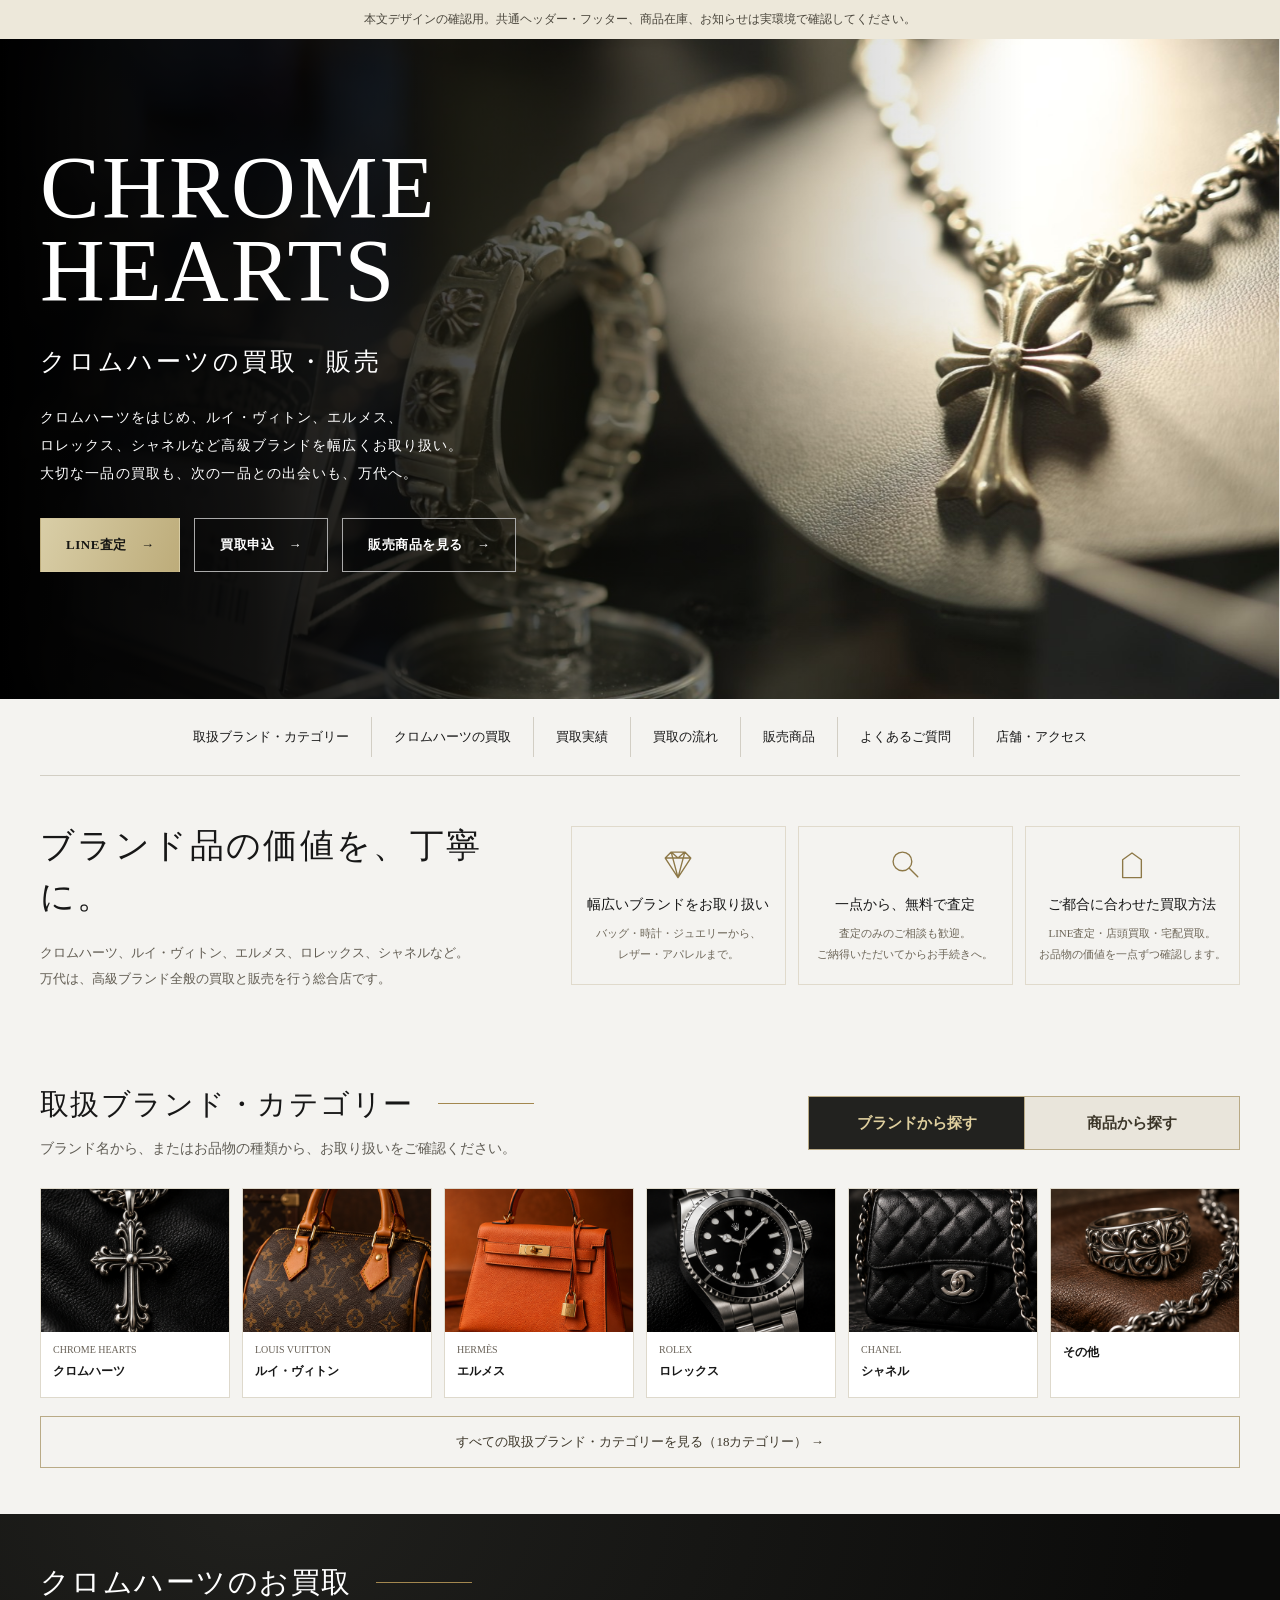
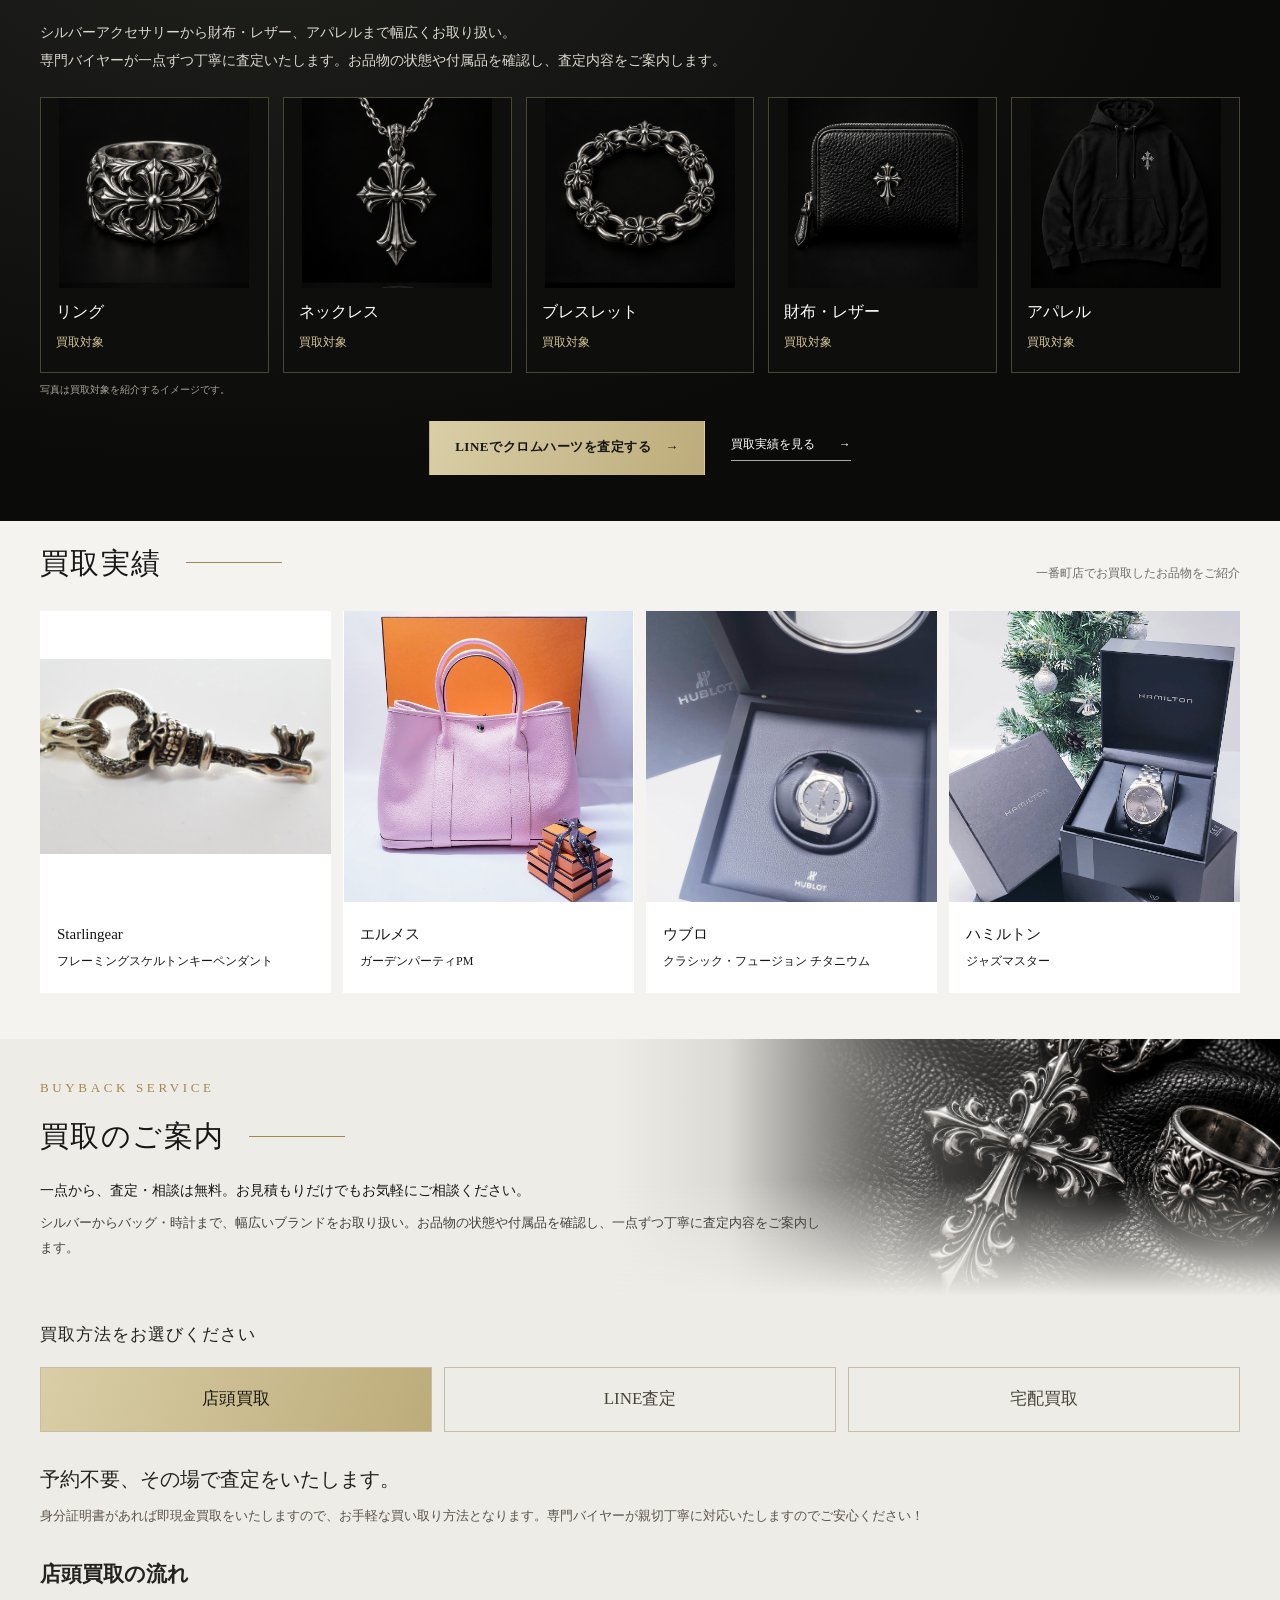
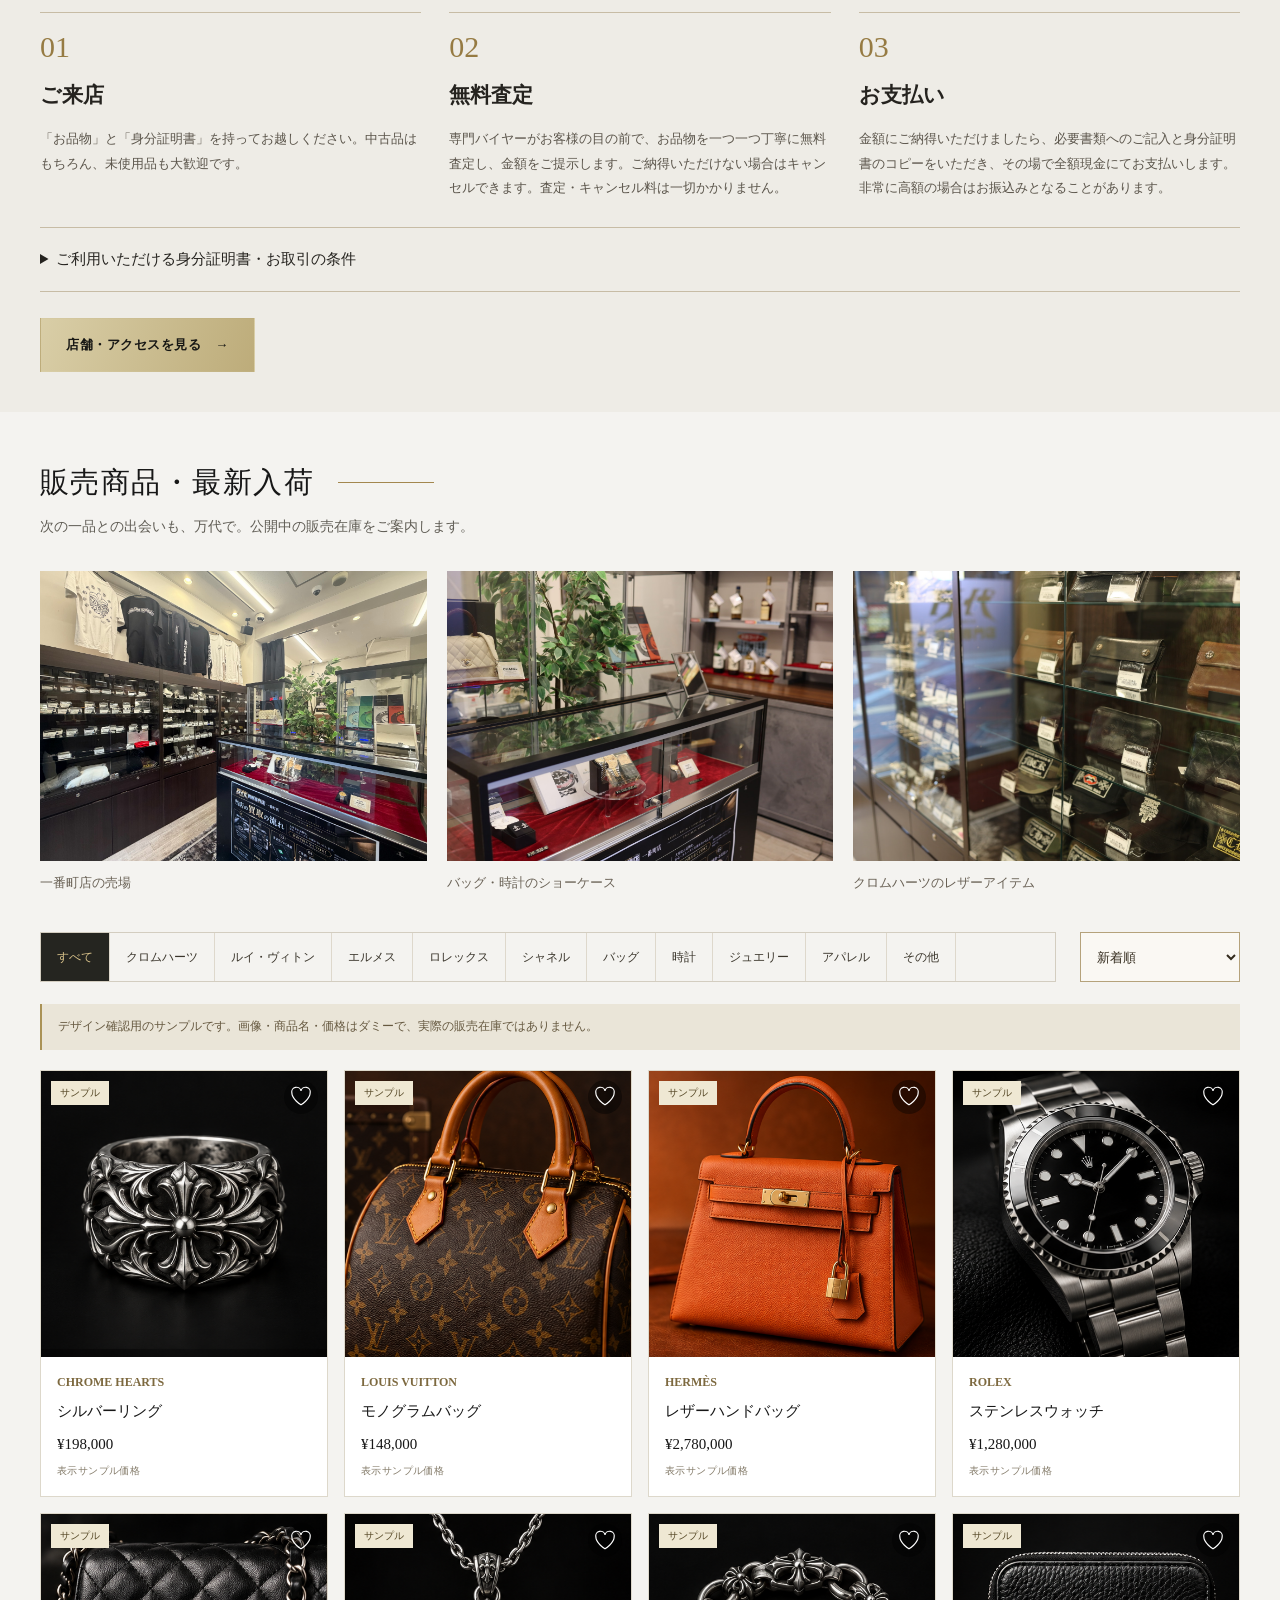
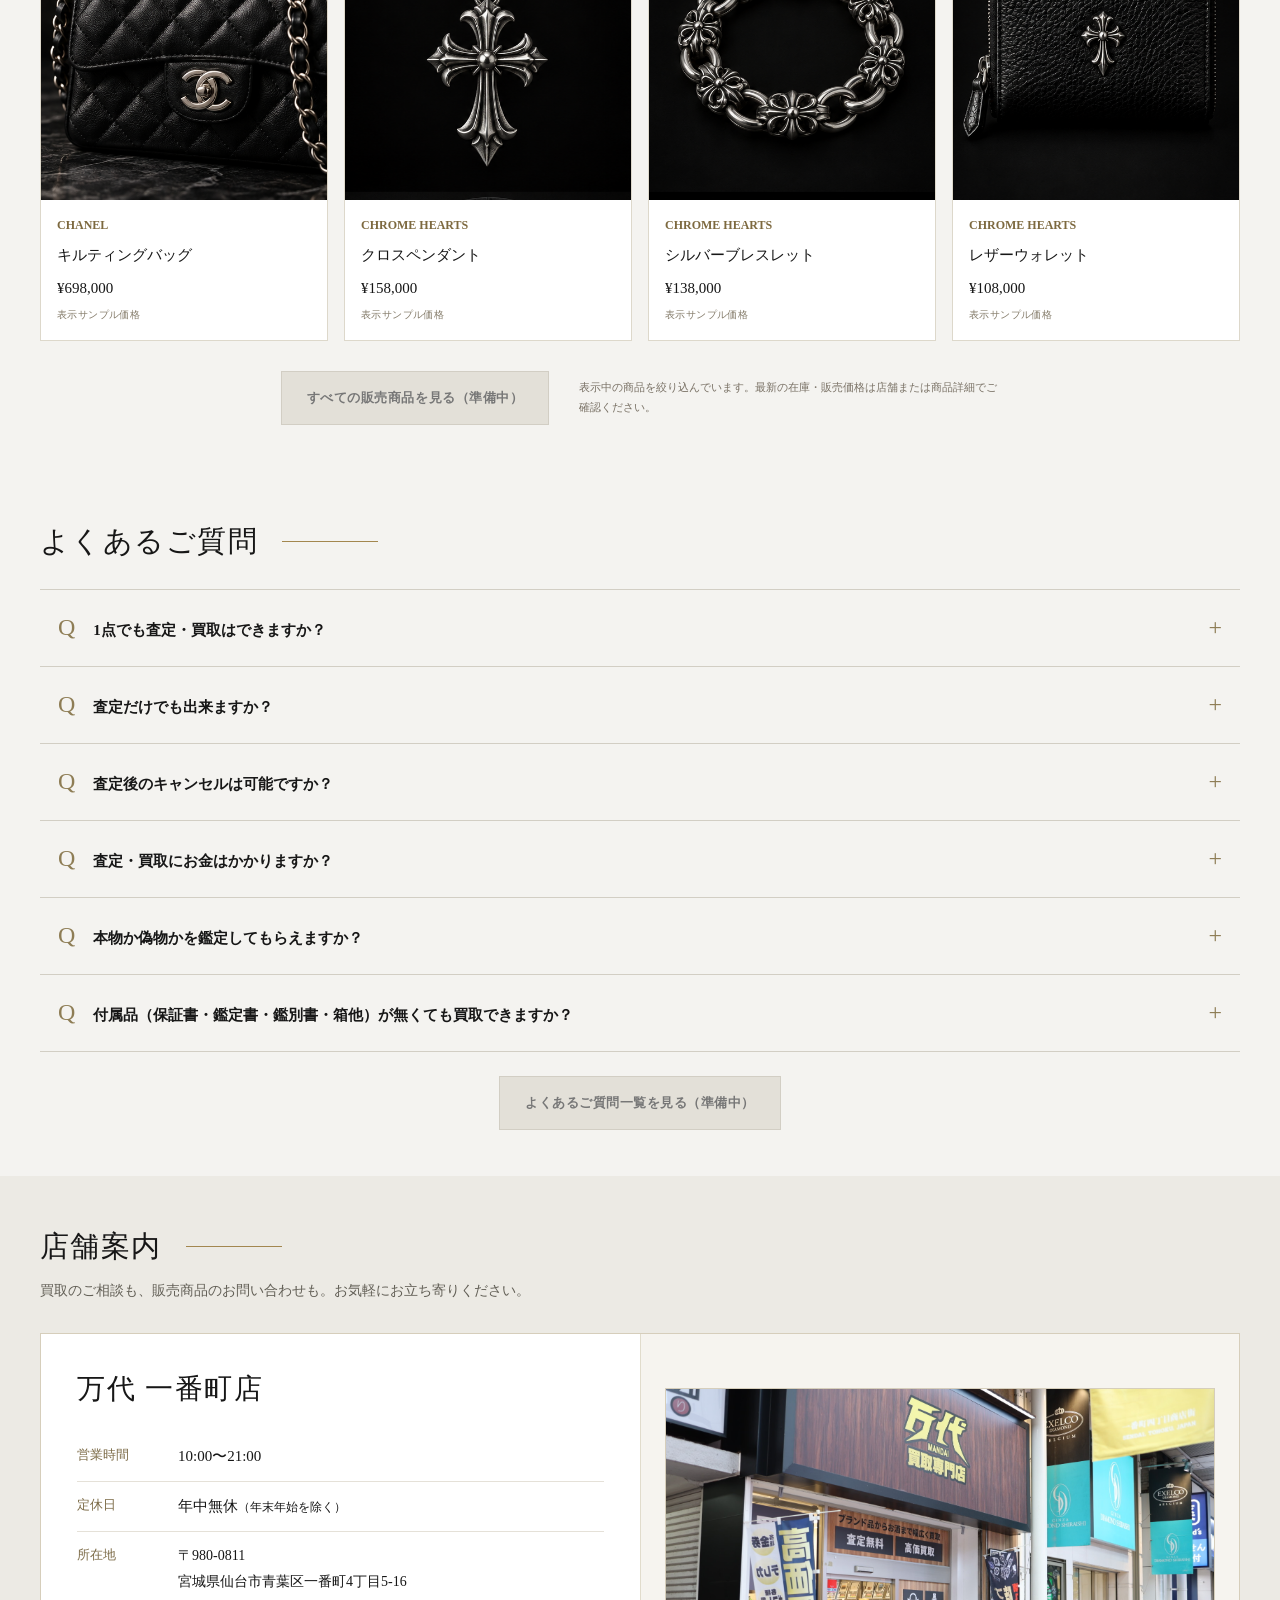
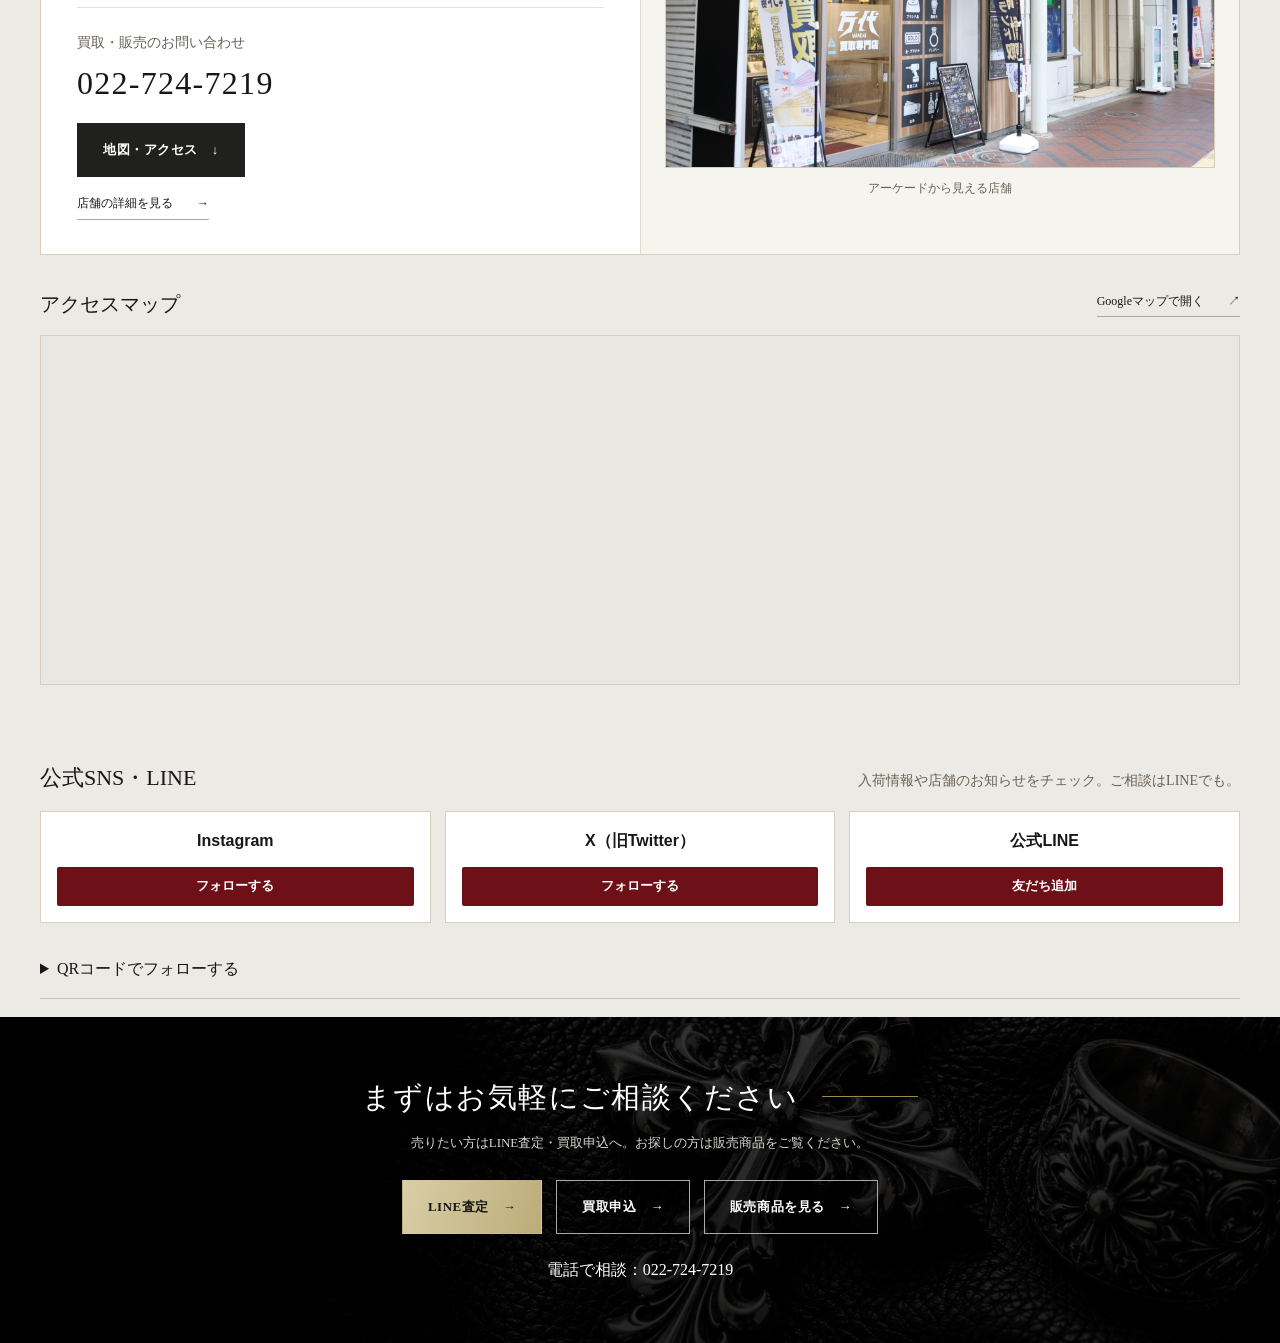
<file: index.html>
<!doctype html><html lang="ja"><head><meta charset="UTF-8"><meta name="viewport" content="width=device-width,initial-scale=1"><title>万代 ブランド買取・販売 本文プレビュー</title><link rel="stylesheet" href="lp_ichibancho_assets/css/chrome-hearts.css"><style>body{margin:0}.preview-notice{margin:0;padding:10px 18px;background:#ede8da;color:#4a463c;font:12px/1.6 sans-serif;text-align:center}</style></head><body><p class="preview-notice">本文デザインの確認用。共通ヘッダー・フッター、商品在庫、お知らせは実環境で確認してください。</p><script>document.body.setAttribute('data-loader', 'load');</script>
<main id="main_contents" class="ch-page" data-fixed-cta="on" data-cta-exclude="[]">
    <section class="ch-hero" aria-labelledby="ch-title">
        <img class="ch-hero-image" src="lp_ichibancho_assets/images/ichibanchotop.png" alt="一番町店に展示されたクロムハーツのブレスレットとクロスペンダント" width="1620" height="1080" fetchpriority="high" loading="eager">
        <div class="ch-container ch-hero-inner">
            <h1 id="ch-title">CHROME<br>HEARTS</h1>
            <p class="ch-hero-lead">クロムハーツの買取・販売</p>
            <p class="ch-hero-copy">クロムハーツをはじめ、ルイ・ヴィトン、エルメス、<br>ロレックス、シャネルなど高級ブランドを幅広くお取り扱い。<br>大切な一品の買取も、次の一品との出会いも、万代へ。</p>
            <div class="ch-actions"><a class="ch-button ch-button-gold" href="https://page.line.me/003rhvgq">LINE査定<span aria-hidden="true">→</span></a><a class="ch-button ch-button-outline" href="#ch-request">買取申込<span aria-hidden="true">→</span></a><a class="ch-button ch-button-outline" href="#ch-pickup">販売商品を見る<span aria-hidden="true">→</span></a></div>
        </div>
    </section>

<nav class="ch-page-nav ch-container" aria-label="ページ内メニュー"><a href="#ch-category">取扱ブランド・カテゴリー</a><a href="#ch-chrome">クロムハーツの買取</a><a href="#ch-results">買取実績</a><a href="#ch-flow">買取の流れ</a><a href="#ch-pickup">販売商品</a><a href="#ch-faq">よくあるご質問</a><a href="#ch-store">店舗・アクセス</a></nav>
    <section class="ch-section ch-container ch-buy-intro" id="ch-sell" aria-labelledby="ch-intro-title"><div class="ch-intro-copy"><h2 id="ch-intro-title">ブランド品の価値を、丁寧に。</h2><p>クロムハーツ、ルイ・ヴィトン、エルメス、ロレックス、シャネルなど。<br>万代は、高級ブランド全般の買取と販売を行う総合店です。</p></div><div class="ch-intro-points"><article><svg viewBox="0 0 40 40" aria-hidden="true"><path d="M5 13l7-7h16l7 7-15 23zM5 13h30M12 6l8 30L28 6M12 6l8 7 8-7"/></svg><h3>幅広いブランドをお取り扱い</h3><p>バッグ・時計・ジュエリーから、<br>レザー・アパレルまで。</p></article><article><svg viewBox="0 0 40 40" aria-hidden="true"><circle cx="17" cy="17" r="11"/><path d="M25 25l10 10"/></svg><h3>一点から、無料で査定</h3><p>査定のみのご相談も歓迎。<br>ご納得いただいてからお手続きへ。</p></article><article><svg viewBox="0 0 40 40" aria-hidden="true"><path d="M9 15L20 7l11 8v21H9z"/></svg><h3>ご都合に合わせた買取方法</h3><p>LINE査定・店頭買取・宅配買取。<br>お品物の価値を一点ずつ確認します。</p></article></div></section>

    <section class="ch-section ch-container ch-explore" id="ch-category" aria-labelledby="ch-category-title">
        <div class="ch-section-heading"><div><h2 id="ch-category-title" class="ch-unified-heading"><span class="ch-heading-text">取扱ブランド・カテゴリー</span></h2><p class="ch-section-intro">ブランド名から、またはお品物の種類から、お取り扱いをご確認ください。</p></div></div>
        <div class="ch-discovery" data-discovery>
            <div class="ch-discovery-tabs" role="tablist" aria-label="取扱ブランド・商品の切替" hidden><button id="ch-discovery-brand-tab" role="tab" type="button" aria-controls="ch-discovery-brands" aria-selected="true">ブランドから探す</button><button id="ch-discovery-product-tab" role="tab" type="button" aria-controls="ch-discovery-products" aria-selected="false" tabindex="-1">商品から探す</button></div>
            <div class="ch-discovery-panels">
                <div id="ch-discovery-brands" class="ch-discovery-panel"><h3 class="ch-discovery-fallback-title">ブランドから探す</h3><div class="ch-explore-grid"><div class="ch-explore-card ch-discovery-brand"><div class="ch-brand-photo" role="img" aria-label="クロムハーツの取扱イメージ"><span class="ch-brand-photo-image" style="background-position:0% 0%;"></span></div><div class="ch-explore-info"><small>CHROME HEARTS</small><span>クロムハーツ</span></div></div><div class="ch-explore-card ch-discovery-brand"><div class="ch-brand-photo" role="img" aria-label="ルイ・ヴィトンの取扱イメージ"><span class="ch-brand-photo-image" style="background-position:50% 0%;"></span></div><div class="ch-explore-info"><small>LOUIS VUITTON</small><span>ルイ・ヴィトン</span></div></div><div class="ch-explore-card ch-discovery-brand"><div class="ch-brand-photo" role="img" aria-label="エルメスの取扱イメージ"><span class="ch-brand-photo-image" style="background-position:100% 0%;"></span></div><div class="ch-explore-info"><small>HERMÈS</small><span>エルメス</span></div></div><div class="ch-explore-card ch-discovery-brand"><div class="ch-brand-photo" role="img" aria-label="ロレックスの取扱イメージ"><span class="ch-brand-photo-image" style="background-position:0% 100%;"></span></div><div class="ch-explore-info"><small>ROLEX</small><span>ロレックス</span></div></div><div class="ch-explore-card ch-discovery-brand"><div class="ch-brand-photo" role="img" aria-label="シャネルの取扱イメージ"><span class="ch-brand-photo-image" style="background-position:50% 100%;"></span></div><div class="ch-explore-info"><small>CHANEL</small><span>シャネル</span></div></div><div class="ch-explore-card ch-discovery-brand"><div class="ch-brand-photo" role="img" aria-label="その他の取扱イメージ"><span class="ch-brand-photo-image" style="background-position:100% 100%;"></span></div><div class="ch-explore-info"><span>その他</span></div></div></div></div>
                <div id="ch-discovery-products" class="ch-discovery-panel" hidden><h3 class="ch-discovery-fallback-title">商品から探す</h3><div class="ch-explore-grid"><article class="ch-explore-card ch-category-card" tabindex="0" aria-label="ブランド（バッグ）の取扱商材"><div class="ch-explore-image"><img src="lp_ichibancho_assets/images/uploads/2020/07/cat-brand-bag.png" alt="ブランド（バッグ）" width="500" height="380" loading="lazy"></div><details class="ch-category-brands"><summary class="ch-explore-info"><span>ブランド（バッグ）</span><span class="ch-map-sr">取扱ブランド・商材を表示</span></summary><div class="ch-category-brand-panel"><ul><li>LOUIS VUITTON</li><li>HERMES</li><li>CHANEL</li><li>DIOR</li><li>GUCCI</li><li>PRADA</li><li>CHROME HEARTS</li><li>BALENCIAGA</li><li>FENDI</li><li>SAINT LAURENT</li><li>ANTEPRIMA</li><li>Anya Hindmarch</li><li>ARMANI</li><li>BALLY</li><li>BOTTEGA VENETA</li><li>BURBERRY</li><li>BVLGARI</li><li>Cartier</li><li>Celine</li><li>Chloe</li><li>Christian Louboutin</li><li>COACH</li><li>COLE HAAN</li><li>DOLCE&amp;GABBANA</li><li>Dunhill</li><li>EMILIO PUCCI</li><li>FURLA</li><li>GIVENCHY</li><li>GOYARD</li><li>HUNTING WORLD</li><li>JIMMY CHOO</li><li>J&amp;M Davidson</li><li>kate spade</li><li>LOEWE</li><li>LONGCHAMP</li><li>Marc by Marc Jacobs（M.BYマークジェイコブス）</li><li>MARC JACOBS</li><li>MCM</li><li>Michael Kore</li><li>MIU MIU</li><li>orobianco</li><li>RIMOWA</li><li>Salvatore Ferragamo（サルヴァトーレ フェラガモ）</li><li>See By Chloe（シーバイクロエ）</li><li>Stella McCartney</li><li>Tiffany</li><li>TOD&#039;S</li><li>TOY BURCH</li><li>TUMI</li><li>VALENTINO</li><li>Vivienne Westwood</li></ul><p>掲載以外のお品物もお気軽にご相談ください。</p></div></details></article><article class="ch-explore-card ch-category-card" tabindex="0" aria-label="ブランド（財布小物）の取扱商材"><div class="ch-explore-image"><img src="lp_ichibancho_assets/images/uploads/2020/07/cat-brand-sacc.png" alt="ブランド（財布小物）" width="500" height="380" loading="lazy"></div><details class="ch-category-brands"><summary class="ch-explore-info"><span>ブランド（財布小物）</span><span class="ch-map-sr">取扱ブランド・商材を表示</span></summary><div class="ch-category-brand-panel"><ul><li>LOUIS VUITTON</li><li>HERMES</li><li>CHANEL</li><li>DIOR</li><li>GUCCI</li><li>PRADA</li><li>CHROME HEARTS</li><li>BALENCIAGA</li><li>FENDI</li><li>SAINT LAURENT</li><li>ANTEPRIMA</li><li>Anya Hindmarch</li><li>ARMANI</li><li>BALLY</li><li>BOTTEGA VENETA</li><li>BURBERRY</li><li>BVLGARI</li><li>Cartier</li><li>Celine</li><li>Chloe</li><li>Christian Louboutin</li><li>COACH</li><li>COLE HAAN</li><li>DOLCE&amp;GABBANA</li><li>Dunhill</li><li>EMILIO PUCCI</li><li>FURLA</li><li>GIVENCHY</li><li>GOYARD</li><li>HUNTING WORLD</li><li>JIMMY CHOO</li><li>J&amp;M Davidson</li><li>kate spade</li><li>LOEWE</li><li>LONGCHAMP</li><li>Marc by Marc Jacobs（M.BYマークジェイコブス）</li><li>MARC JACOBS</li><li>MCM</li><li>Michael Kore</li><li>MIU MIU</li><li>orobianco</li><li>RIMOWA</li><li>Salvatore Ferragamo（サルヴァトーレ フェラガモ）</li><li>See By Chloe（シーバイクロエ）</li><li>Stella McCartney</li><li>Tiffany</li><li>TOD&#039;S</li><li>TOY BURCH</li><li>TUMI</li><li>VALENTINO</li><li>Vivienne Westwood</li></ul><p>掲載以外のお品物もお気軽にご相談ください。</p></div></details></article><article class="ch-explore-card ch-category-card" tabindex="0" aria-label="ブランド（衣料）の取扱商材"><div class="ch-explore-image"><img src="lp_ichibancho_assets/images/uploads/2020/07/cat-brand-appales.png" alt="ブランド（衣料）" width="500" height="380" loading="lazy"></div><details class="ch-category-brands"><summary class="ch-explore-info"><span>ブランド（衣料）</span><span class="ch-map-sr">取扱ブランド・商材を表示</span></summary><div class="ch-category-brand-panel"><ul><li>LOUIS VUITTON</li><li>MONCLER</li><li>BALENCIAGA</li><li>Supreme</li><li>GUCCI</li><li>SAINT LAURENT</li><li>THE NORTH FACE</li><li>ANTEPRIMA</li><li>ARMANI</li><li>BALLY</li><li>BOTTEGA VENETA</li><li>Bueberry</li><li>CANADAGOOSE</li><li>CAZAL</li><li>Celine</li><li>CHANEL</li><li>Chloe</li><li>Christian Louboutin</li><li>COACH</li><li>COLE HAAN</li><li>Columbia</li><li>DIOR</li><li>DIOR HOMME</li><li>DOLCE&amp;GABBANA</li><li>DSQUARED2</li><li>Dunhill</li><li>DUVETICA</li><li>EMILIO PUCCI</li><li>FENDI</li><li>GIVENCHY</li><li>HERMES</li><li>HERNO</li><li>kate spade</li><li>LOEWE</li><li>MARC JACOBS</li><li>Marc by Marc Jacobs（M.BYマークジェイコブス）</li><li>Michael Kore</li><li>MIU MIU</li><li>PATAGONIA</li><li>PRADA</li><li>RED WING</li><li>Salvatore Ferragamo（サルヴァトーレ フェラガモ）</li><li>See By Chloe（シーバイクロエ）</li><li>TATRAS</li><li>TOY BURCH</li><li>VALENTINO</li><li>Vivienne Westwood</li></ul><p>掲載以外のお品物もお気軽にご相談ください。</p></div></details></article><article class="ch-explore-card ch-category-card" tabindex="0" aria-label="ブランド（腕時計）の取扱商材"><div class="ch-explore-image"><img src="lp_ichibancho_assets/images/uploads/2020/07/cat-brand-watch.png" alt="ブランド（腕時計）" width="500" height="380" loading="lazy"></div><details class="ch-category-brands"><summary class="ch-explore-info"><span>ブランド（腕時計）</span><span class="ch-map-sr">取扱ブランド・商材を表示</span></summary><div class="ch-category-brand-panel"><ul><li>ROLEX</li><li>A.LANGE&amp;SOHNE</li><li>AUDEMARS PIGUET</li><li>Bell&amp;Ross</li><li>BOUCHERON</li><li>Blancpain</li><li>Breguet</li><li>BREITLING</li><li>BVLGARI</li><li>CASIO</li><li>Cartier</li><li>CHANEL</li><li>CHAUMET</li><li>Chopard</li><li>CITIZEN</li><li>COACH</li><li>CORUM</li><li>Credor</li><li>FRANCK MULLER</li><li>GaGa MILANO</li><li>GRAHAM</li><li>GRAND SEIKO</li><li>GUCCI</li><li>HAMILTON</li><li>HERMES</li><li>HUBLOT</li><li>IWC</li><li>JACOB</li><li>JAEGER-LeCoultre</li><li>LONGINES</li><li>LOUIS VUITTON</li><li>OMEGA</li><li>PANERAI</li><li>Patek Philippe</li><li>PIAGET</li><li>RADO</li><li>ROGER DUBUIS</li><li>SEIKO</li><li>TAG Heuer</li><li>Tiffany</li><li>TISSOT</li><li>TUDOR</li><li>VACHERON CONSTANTIN</li><li>WALTHAM</li><li>ZENITH</li></ul><p>掲載以外のお品物もお気軽にご相談ください。</p></div></details></article><article class="ch-explore-card ch-category-card" tabindex="0" aria-label="ブランド（ジュエリー）の取扱商材"><div class="ch-explore-image"><img src="lp_ichibancho_assets/images/uploads/2020/07/cat-brand-jewelry.png" alt="ブランド（ジュエリー）" width="500" height="380" loading="lazy"></div><details class="ch-category-brands"><summary class="ch-explore-info"><span>ブランド（ジュエリー）</span><span class="ch-map-sr">取扱ブランド・商材を表示</span></summary><div class="ch-category-brand-panel"><ul><li>Cartier</li><li>CHANEL</li><li>CHROME HEARTS</li><li>BVLGARI</li><li>Tiffany</li><li>Van Cleef&amp;Arpels</li><li>BOUCHERON</li><li>Carrera y Carrera</li><li>CHAUMET</li><li>Chopard</li><li>DE BEERS</li><li>DIOR</li><li>FLED</li><li>GUCCI</li><li>GRAFF</li><li>Harry Winston</li><li>LOUIS VUITTON</li><li>MAUBOUSSIN</li><li>MIKIMOTO</li><li>PIAGET</li><li>Pomellato</li><li>Ponte Vecchio</li><li>STAR JEWELRY</li><li>TASAKI</li><li>UNOAERRE</li><li>Vendome Aoyama</li><li>4℃</li><li>石川暢子</li><li>梶光夫</li><li>水野薫子</li></ul><p>掲載以外のお品物もお気軽にご相談ください。</p></div></details></article><article class="ch-explore-card ch-category-card" tabindex="0" aria-label="ブランド（アクセ）の取扱商材"><div class="ch-explore-image"><img src="lp_ichibancho_assets/images/uploads/2020/07/cat-brand-acc.png" alt="ブランド（アクセ）" width="500" height="380" loading="lazy"></div><details class="ch-category-brands"><summary class="ch-explore-info"><span>ブランド（アクセ）</span><span class="ch-map-sr">取扱ブランド・商材を表示</span></summary><div class="ch-category-brand-panel"><ul></ul><p>お取り扱いについては店舗へお気軽にお問い合わせください。</p></div></details></article></div><details class="ch-more-categories" id="ch-extra-categories"><summary>すべての取扱商材を見る <span>（18カテゴリー）</span></summary><div class="ch-explore-grid"><article class="ch-explore-card ch-category-card" tabindex="0" aria-label="金プラチナの取扱商材"><div class="ch-explore-image"><img src="lp_ichibancho_assets/images/uploads/2020/07/cat-brand-platinum.png" alt="金プラチナ" width="500" height="380" loading="lazy"></div><details class="ch-category-brands"><summary class="ch-explore-info"><span>金プラチナ</span><span class="ch-map-sr">取扱ブランド・商材を表示</span></summary><div class="ch-category-brand-panel"><ul><li>24金インゴット</li><li>24金</li><li>22金</li><li>21.6金</li><li>20金</li><li>18金</li><li>14金</li><li>10金</li><li>9金</li><li>（イエローゴールド）</li><li>（ピンクゴールド）</li><li>（ホワイトゴールド）</li></ul><p>掲載以外のお品物もお気軽にご相談ください。</p></div></details></article><article class="ch-explore-card ch-category-card" tabindex="0" aria-label="金貨の取扱商材"><div class="ch-explore-image"><img src="lp_ichibancho_assets/images/uploads/2020/07/cat-gold.png" alt="金貨" width="500" height="380" loading="lazy"></div><details class="ch-category-brands"><summary class="ch-explore-info"><span>金貨</span><span class="ch-map-sr">取扱ブランド・商材を表示</span></summary><div class="ch-category-brand-panel"><ul><li>記念金貨</li><li>記念銀貨</li><li>外国金貨</li></ul><p>掲載以外のお品物もお気軽にご相談ください。</p></div></details></article><article class="ch-explore-card ch-category-card" tabindex="0" aria-label="宝石の取扱商材"><div class="ch-explore-image"><img src="lp_ichibancho_assets/images/uploads/2020/07/cat-jewelry.png" alt="宝石" width="500" height="380" loading="lazy"></div><details class="ch-category-brands"><summary class="ch-explore-info"><span>宝石</span><span class="ch-map-sr">取扱ブランド・商材を表示</span></summary><div class="ch-category-brand-panel"><ul><li>サファイア</li><li>ルビー</li><li>エメラルド</li><li>真珠</li><li>アクアマリン</li><li>アメジスト</li><li>アレキサンドライト</li><li>オパール</li><li>オニキス</li><li>ガーネット</li><li>キャッツアイ</li><li>サンゴ</li><li>タンザナイト</li><li>トパーズ</li><li>トルマリン</li><li>翡翠</li><li>ペリドット他</li></ul><p>掲載以外のお品物もお気軽にご相談ください。</p></div></details></article><article class="ch-explore-card ch-category-card" tabindex="0" aria-label="ダイヤモンドの取扱商材"><div class="ch-explore-image"><img src="lp_ichibancho_assets/images/uploads/2020/07/cat-diamond.png" alt="ダイヤモンド" width="500" height="380" loading="lazy"></div><details class="ch-category-brands"><summary class="ch-explore-info"><span>ダイヤモンド</span><span class="ch-map-sr">取扱ブランド・商材を表示</span></summary><div class="ch-category-brand-panel"><ul><li>ダイヤモンドジュエリー</li><li>ダイヤモンドリング</li><li>ダイヤモンドネックレス</li><li>ダイヤモンドトップ</li><li>ダイヤモンドブレスレット</li><li>ダイヤモンドピアス</li><li>ダイヤモンドイヤリング</li><li>ダイヤモンドカフス他</li><li>ダイヤモンドルース</li></ul><p>掲載以外のお品物もお気軽にご相談ください。</p></div></details></article><article class="ch-explore-card ch-category-card" tabindex="0" aria-label="お酒の取扱商材"><div class="ch-explore-image"><img src="lp_ichibancho_assets/images/uploads/2020/07/cat-osake.png" alt="お酒" width="500" height="380" loading="lazy"></div><details class="ch-category-brands"><summary class="ch-explore-info"><span>お酒</span><span class="ch-map-sr">取扱ブランド・商材を表示</span></summary><div class="ch-category-brand-panel"><ul><li>山崎</li><li>白州</li><li>響</li><li>余市</li><li>宮城峡</li><li>竹鶴</li><li>イチローズモルト</li><li>サントリー</li><li>ニッカ</li><li>軽井沢</li><li>駒ヶ岳</li><li>富士山麓</li><li>マッカラン</li><li>ボウモア</li><li>スプリングバンク</li><li>ポートエレン</li><li>アードベッグ</li><li>グレンフィディック</li><li>グレンモーレンジ</li><li>グレンリベット</li><li>グレンファークラス</li><li>ワイルドターキー</li><li>ハイランドパーク</li><li>ジョニーウォーカー</li><li>ローズバンク</li><li>ラガーヴーリン</li><li>バランタイン</li><li>シーバスリーガル</li><li>シーバスブラザーズ</li><li>カヴァラン</li><li>アルマン・ド・ブリニャック</li><li>エンジェルシャンパン</li><li>ソウメイ</li><li>ドン・ペリニヨン</li><li>ペリエ・ジュエ</li><li>ローラン・ペリエ</li><li>モエ・エ・シャンドン</li><li>ヴーヴ・クリコ</li><li>クリュッグ グランド・キュヴェ</li><li>ルイ・ロデレール</li><li>サロン</li><li>アンリ・ジロー</li><li>ボランジェ</li><li>テタンジェ</li><li>ジャックセロス</li><li>ポメリー</li><li>ランソン</li><li>ダイヤモンド・ロック</li><li>ドラゴン＆タイガー</li></ul><p>掲載以外のお品物もお気軽にご相談ください。</p></div></details></article><article class="ch-explore-card ch-category-card" tabindex="0" aria-label="旧紙幣の取扱商材"><div class="ch-explore-image"><img src="lp_ichibancho_assets/images/uploads/2020/07/cat-brand-money.png" alt="旧紙幣" width="500" height="380" loading="lazy"></div><details class="ch-category-brands"><summary class="ch-explore-info"><span>旧紙幣</span><span class="ch-map-sr">取扱ブランド・商材を表示</span></summary><div class="ch-category-brand-panel"><ul></ul><p>お取り扱いについては店舗へお気軽にお問い合わせください。</p></div></details></article><article class="ch-explore-card ch-category-card" tabindex="0" aria-label="金券の取扱商材"><div class="ch-explore-image"><img src="lp_ichibancho_assets/images/uploads/2020/07/cat-cv.png" alt="金券" width="500" height="380" loading="lazy"></div><details class="ch-category-brands"><summary class="ch-explore-info"><span>金券</span><span class="ch-map-sr">取扱ブランド・商材を表示</span></summary><div class="ch-category-brand-panel"><ul><li>百貨店商品券</li><li>信販系商品券</li><li>スーパー系商品券</li><li>株主優待券各種</li><li>旅行券各種</li><li>クオカード</li><li>テレホンカード</li><li>図書券</li><li>図書カード</li><li>図書カードnext</li><li>ビール券各種</li><li>お米券</li><li>ジェフグルメ</li><li>その他商品券</li><li>収入印紙</li></ul><p>掲載以外のお品物もお気軽にご相談ください。</p></div></details></article><article class="ch-explore-card ch-category-card" tabindex="0" aria-label="切手の取扱商材"><div class="ch-explore-image"><img src="lp_ichibancho_assets/images/uploads/2020/07/cat-kitte.png" alt="切手" width="500" height="380" loading="lazy"></div><details class="ch-category-brands"><summary class="ch-explore-info"><span>切手</span><span class="ch-map-sr">取扱ブランド・商材を表示</span></summary><div class="ch-category-brand-panel"><ul><li>現行切手シート</li><li>現行切手バラ</li><li>記念切手シート</li><li>記念切手バラ</li><li>ハガキ</li><li>レターパック</li></ul><p>掲載以外のお品物もお気軽にご相談ください。</p></div></details></article><article class="ch-explore-card ch-category-card" tabindex="0" aria-label="テレカの取扱商材"><div class="ch-explore-image"><img src="lp_ichibancho_assets/images/uploads/2020/07/cat-teleca.png" alt="テレカ" width="500" height="380" loading="lazy"></div><details class="ch-category-brands"><summary class="ch-explore-info"><span>テレカ</span><span class="ch-map-sr">取扱ブランド・商材を表示</span></summary><div class="ch-category-brand-panel"><ul><li>未使用50度数</li><li>未使用105度数</li></ul><p>掲載以外のお品物もお気軽にご相談ください。</p></div></details></article><article class="ch-explore-card ch-category-card" tabindex="0" aria-label="スマートフォンの取扱商材"><div class="ch-explore-image"><img src="lp_ichibancho_assets/images/uploads/2020/07/cat-smartphone.png" alt="スマートフォン" width="500" height="380" loading="lazy"></div><details class="ch-category-brands"><summary class="ch-explore-info"><span>スマートフォン</span><span class="ch-map-sr">取扱ブランド・商材を表示</span></summary><div class="ch-category-brand-panel"><ul><li>iPhone</li><li>Android</li></ul><p>掲載以外のお品物もお気軽にご相談ください。</p></div></details></article><article class="ch-explore-card ch-category-card" tabindex="0" aria-label="タブレットの取扱商材"><div class="ch-explore-image"><img src="lp_ichibancho_assets/images/uploads/2020/07/cat-tablet.png" alt="タブレット" width="500" height="380" loading="lazy"></div><details class="ch-category-brands"><summary class="ch-explore-info"><span>タブレット</span><span class="ch-map-sr">取扱ブランド・商材を表示</span></summary><div class="ch-category-brand-panel"><ul><li>iPad</li></ul><p>掲載以外のお品物もお気軽にご相談ください。</p></div></details></article><article class="ch-explore-card ch-category-card" tabindex="0" aria-label="その他の取扱商材"><div class="ch-explore-image"><img src="lp_ichibancho_assets/images/uploads/2020/07/cat-etc.png" alt="その他" width="500" height="380" loading="lazy"></div><details class="ch-category-brands"><summary class="ch-explore-info"><span>その他</span><span class="ch-map-sr">取扱ブランド・商材を表示</span></summary><div class="ch-category-brand-panel"><ul><li>電動工具</li><li>ゲーム機本体（Nintendo Switch等）</li></ul><p>掲載以外のお品物もお気軽にご相談ください。</p></div></details></article></div></details></div>
            </div>
            <button type="button" class="ch-show-all-categories" data-show-all aria-controls="ch-extra-categories" aria-expanded="false" hidden>すべての取扱ブランド・カテゴリーを見る（18カテゴリー） <span aria-hidden="true">→</span></button>
        </div>
    </section>

    <section class="ch-feature ch-chrome-purchase" id="ch-chrome" aria-labelledby="ch-feature-title"><div class="ch-container">
        <div class="ch-chrome-heading"><h2 id="ch-feature-title" class="ch-unified-heading"><span class="ch-heading-text">クロムハーツのお買取</span></h2></div>
        <p class="ch-chrome-intro">シルバーアクセサリーから財布・レザー、アパレルまで幅広くお取り扱い。<br>専門バイヤーが一点ずつ丁寧に査定いたします。お品物の状態や付属品を確認し、査定内容をご案内します。</p>
        <div class="ch-chrome-items">
                    <article class="ch-chrome-item"><div class="ch-chrome-item-visual" role="img" aria-label="リングのイメージ" style="background-position:0% 0%;"></div><div class="ch-chrome-item-caption"><h3>リング</h3><span>買取対象</span></div></article>
                    <article class="ch-chrome-item"><div class="ch-chrome-item-visual" role="img" aria-label="ネックレスのイメージ" style="background-position:50% 0%;"></div><div class="ch-chrome-item-caption"><h3>ネックレス</h3><span>買取対象</span></div></article>
                    <article class="ch-chrome-item"><div class="ch-chrome-item-visual" role="img" aria-label="ブレスレットのイメージ" style="background-position:100% 0%;"></div><div class="ch-chrome-item-caption"><h3>ブレスレット</h3><span>買取対象</span></div></article>
                    <article class="ch-chrome-item"><div class="ch-chrome-item-visual" role="img" aria-label="財布・レザーのイメージ" style="background-position:0% 100%;"></div><div class="ch-chrome-item-caption"><h3>財布・レザー</h3><span>買取対象</span></div></article>
                    <article class="ch-chrome-item"><div class="ch-chrome-item-visual" role="img" aria-label="アパレルのイメージ" style="background-position:50% 100%;"></div><div class="ch-chrome-item-caption"><h3>アパレル</h3><span>買取対象</span></div></article>
                </div>
        <p class="ch-chrome-image-note">写真は買取対象を紹介するイメージです。</p>
        <div class="ch-chrome-apply"><a class="ch-button ch-button-gold" href="https://page.line.me/003rhvgq">LINEでクロムハーツを査定する<span aria-hidden="true">→</span></a><a class="ch-text-link ch-light-link" href="#ch-results">買取実績を見る <span aria-hidden="true">→</span></a></div>
    </div></section>

    <section class="ch-section ch-container ch-results" id="ch-results" aria-labelledby="ch-results-title"><div class="ch-section-heading"><div><h2 id="ch-results-title" class="ch-unified-heading"><span class="ch-heading-text">買取実績</span></h2></div><span class="ch-subtitle">一番町店でお買取したお品物をご紹介</span></div><div class="ch-results-grid">
    <article class="ch-result" data-category="necklace"><div class="ch-result-image"><img src="lp_ichibancho_assets/images/uploads/2021/06/161-b00161-19_2.jpg" alt="Starlingear フレーミングスケルトンキーペンダント" loading="lazy" width="600" height="450"><span class="ch-photo-fallback" hidden>Starlingear フレーミングスケルトンキーペンダント<small>写真は準備中です</small></span></div><div class="ch-product-info"><h3>Starlingear</h3><p>フレーミングスケルトンキーペンダント</p></div></article><article class="ch-result" data-category="bag"><div class="ch-result-image"><img src="lp_ichibancho_assets/images/uploads/2021/05/20211211_170307.jpg" alt="エルメス ガーデンパーティPM" loading="lazy" width="600" height="450"><span class="ch-photo-fallback" hidden>エルメス ガーデンパーティPM<small>写真は準備中です</small></span></div><div class="ch-product-info"><h3>エルメス</h3><p>ガーデンパーティPM</p></div></article><article class="ch-result" data-category="watch"><div class="ch-result-image"><img src="lp_ichibancho_assets/images/uploads/2021/04/20210807_124319-scaled.jpg" alt="ウブロ クラシック・フュージョン チタニウム" loading="lazy" width="600" height="450"><span class="ch-photo-fallback" hidden>ウブロ クラシック・フュージョン チタニウム<small>写真は準備中です</small></span></div><div class="ch-product-info"><h3>ウブロ</h3><p>クラシック・フュージョン チタニウム</p></div></article><article class="ch-result" data-category="watch"><div class="ch-result-image"><img src="lp_ichibancho_assets/images/uploads/2021/04/20211211_172514.jpg" alt="ハミルトン ジャズマスター" loading="lazy" width="600" height="450"><span class="ch-photo-fallback" hidden>ハミルトン ジャズマスター<small>写真は準備中です</small></span></div><div class="ch-product-info"><h3>ハミルトン</h3><p>ジャズマスター</p></div></article>    </div>
        </section>

    <section class="ch-buy-guide ch-guide-unified" id="ch-buy-guide" aria-labelledby="ch-guide-title">
    <div class="ch-guide-banner"><div class="ch-guide-banner-image" role="img" aria-label="シルバーリングとレザー小物のイメージ"></div><div class="ch-container ch-guide-heading"><span class="ch-guide-eyebrow">BUYBACK SERVICE</span><h2 id="ch-guide-title" class="ch-unified-heading"><span class="ch-heading-text">買取のご案内</span></h2><p>一点から、査定・相談は無料。お見積もりだけでもお気軽にご相談ください。</p><p class="ch-guide-assurance">シルバーからバッグ・時計まで、幅広いブランドをお取り扱い。お品物の状態や付属品を確認し、一点ずつ丁寧に査定内容をご案内します。</p></div></div>
    <div class="ch-method-area" id="ch-request"><div class="ch-container" data-purchase-methods>
    <fieldset class="ch-method-choices"><legend>買取方法をお選びください</legend><div class="ch-method-options">
    <label><input type="radio" name="chrome-purchase-method" value="store" checked aria-controls="ch-method-store"><span>店頭買取</span></label><label><input type="radio" name="chrome-purchase-method" value="line" aria-controls="ch-method-line"><span>LINE査定</span></label><label><input type="radio" name="chrome-purchase-method" value="delivery" aria-controls="ch-method-delivery"><span>宅配買取</span></label>    </div></fieldset>
    <div class="ch-method-panels" id="ch-flow">
            <section class="ch-method-panel ch-method-guide" id="ch-method-store" aria-labelledby="ch-method-title-store">
            <div class="ch-method-intro"><h3 id="ch-method-title-store">予約不要、その場で査定をいたします。</h3><p>身分証明書があれば即現金買取をいたしますので、お手軽な買い取り方法となります。専門バイヤーが親切丁寧に対応いたしますのでご安心ください！</p></div>
            <h4>店頭買取の流れ</h4>
            <ol class="ch-method-flow"><li><span class="ch-method-step-number">01</span><h5>ご来店</h5><p>「お品物」と「身分証明書」を持ってお越しください。中古品はもちろん、未使用品も大歓迎です。</p></li><li><span class="ch-method-step-number">02</span><h5>無料査定</h5><p>専門バイヤーがお客様の目の前で、お品物を一つ一つ丁寧に無料査定し、金額をご提示します。ご納得いただけない場合はキャンセルできます。査定・キャンセル料は一切かかりません。</p></li><li><span class="ch-method-step-number">03</span><h5>お支払い</h5><p>金額にご納得いただけましたら、必要書類へのご記入と身分証明書のコピーをいただき、その場で全額現金にてお支払いします。非常に高額の場合はお振込みとなることがあります。</p></li></ol>
                        <details class="ch-identity-details"><summary>ご利用いただける身分証明書・お取引の条件</summary>
                <ul class="ch-identity-list"><li>運転免許証</li><li>年金手帳</li><li>生活保護受給証</li><li>学生証（住所記入欄のあるもの）</li><li>身体障がい者手帳</li><li>健康保険資格確認書</li><li>療育手帳</li><li>在留カード</li><li>精神障がい者保健福祉手帳</li><li>特別永住者証明書</li><li>マイナンバーカード</li><li>小型船舶操縦士免許証</li></ul>
                <ul class="ch-identity-notes"><li>20歳未満及び高校生の方はお取引できません。</li><li>「身分証明書」は行政機関が発行したものになります。</li><li>現住所・生年月日が記載された有効期限内の原本に限ります。買取成立の場合、古物営業法によりご本人さま確認書類の記録（コピー）をとらせていただきますのであらかじめご了承ください。</li><li>法人のお客様の場合、ご来店される方の本人確認書類、会社の登記事項証明書又は印鑑登録証明書が必要となります。代表者以外の方がご来店される場合は、会社からの委任状が必要となります。</li><li>現金で200万円を超える貴金属・宝石等の売買については本人特定事項等の取引時確認を行います。</li><li>買取が不成立の場合は、商品をお持ち帰りいただきます。</li></ul>
            </details>
            <div class="ch-actions"><a class="ch-button ch-button-gold" href="#ch-store">店舗・アクセスを見る<span aria-hidden="true">→</span></a></div>
                    </section>
            <section class="ch-method-panel ch-method-guide" id="ch-method-line" aria-labelledby="ch-method-title-line">
            <div class="ch-method-intro"><h3 id="ch-method-title-line">写真を送って、まずは気軽にご相談。</h3><p>ご来店前に、お品物の写真をLINEでお送りください。実際の買取金額は、お品物を拝見したうえでご案内します。</p></div>
            <h4>LINE査定の流れ</h4>
            <ol class="ch-method-flow"><li><span class="ch-method-step-number">01</span><h5>友だち追加</h5><p>公式LINEを友だち追加し、査定したいお品物についてメッセージをお送りください。</p></li><li><span class="ch-method-step-number">02</span><h5>写真・情報を送信</h5><p>全体・刻印・気になる傷などがわかる写真と、ブランド名、品名、付属品の有無をお知らせください。</p></li><li><span class="ch-method-step-number">03</span><h5>査定目安をご案内</h5><p>スタッフからのご案内をご確認ください。買取をご希望の場合は店頭へのお持ち込み、または宅配買取の利用方法をご相談ください。</p></li></ol>
            <div class="ch-actions"><a class="ch-button ch-button-gold" href="https://page.line.me/003rhvgq">LINEで査定する<span aria-hidden="true">→</span></a></div>
                    </section>
            <section class="ch-method-panel ch-method-guide" id="ch-method-delivery" aria-labelledby="ch-method-title-delivery">
            <div class="ch-method-intro"><h3 id="ch-method-title-delivery">ご来店が難しい方は、宅配買取をご相談ください。</h3><p>まずは受付方法・送付先・必要書類をご確認ください。発送方法や費用、お支払いの条件は受付時にご案内します。</p></div>
            <h4>宅配買取の流れ</h4>
            <ol class="ch-method-flow"><li><span class="ch-method-step-number">01</span><h5>事前にご相談</h5><p>LINEでお品物の内容と付属品をお知らせください。受付の可否、送付先、本人確認の方法や必要書類を確認します。</p></li><li><span class="ch-method-step-number">02</span><h5>梱包・発送</h5><p>受付時の案内に沿って必要書類をご用意し、お品物と付属品を破損しないよう梱包して発送してください。</p></li><li><span class="ch-method-step-number">03</span><h5>査定・お支払い</h5><p>お品物の到着後に査定し、金額をご案内します。ご承諾後、受付時にご案内した方法でお支払いします。キャンセル・返送条件も事前にご確認ください。</p></li></ol>
            <div class="ch-actions"><a class="ch-button ch-button-gold" href="https://page.line.me/003rhvgq">LINEで宅配買取を相談する<span aria-hidden="true">→</span></a></div>        </section>
        </div>
    </div></div>

    </section>

    <section class="ch-section ch-container ch-sales" id="ch-pickup" data-sales aria-labelledby="ch-pickup-title"><div class="ch-section-heading"><div><h2 id="ch-pickup-title" class="ch-unified-heading"><span class="ch-heading-text">販売商品・最新入荷</span></h2><p class="ch-section-intro">次の一品との出会いも、万代で。公開中の販売在庫をご案内します。</p></div></div>
    <div class="ch-sales-gallery" aria-label="一番町店の売場写真">
        <figure><img src="lp_ichibancho_assets/images/ichibancho2.jpg" alt="クロムハーツのシルバーやアパレルが並ぶ一番町店の売場" width="5712" height="4284" loading="lazy"><figcaption>一番町店の売場</figcaption></figure>
        <figure><img src="lp_ichibancho_assets/images/ichibancho1.jpg" alt="ブランドバッグや時計を展示したショーケース" width="1620" height="1080" loading="lazy"><figcaption>バッグ・時計のショーケース</figcaption></figure>
        <figure><img src="lp_ichibancho_assets/images/ichibancho3.jpg" alt="クロムハーツの財布やレザー小物の展示" width="1620" height="1080" loading="lazy"><figcaption>クロムハーツのレザーアイテム</figcaption></figure>
    </div>
    <div class="ch-sales-controls" hidden><div class="ch-sales-filters" role="group" aria-label="表示中の販売商品の絞り込み"><button type="button" data-sales-filter="all" aria-pressed="true">すべて</button><button type="button" data-sales-filter="chrome-hearts" aria-pressed="false">クロムハーツ</button><button type="button" data-sales-filter="louis-vuitton" aria-pressed="false">ルイ・ヴィトン</button><button type="button" data-sales-filter="hermes" aria-pressed="false">エルメス</button><button type="button" data-sales-filter="rolex" aria-pressed="false">ロレックス</button><button type="button" data-sales-filter="chanel" aria-pressed="false">シャネル</button><button type="button" data-sales-filter="bag" aria-pressed="false">バッグ</button><button type="button" data-sales-filter="watch" aria-pressed="false">時計</button><button type="button" data-sales-filter="jewelry" aria-pressed="false">ジュエリー</button><button type="button" data-sales-filter="apparel" aria-pressed="false">アパレル</button><button type="button" data-sales-filter="other" aria-pressed="false">その他</button></div><label class="ch-sales-sort"><span class="ch-map-sr">商品を並び替え</span><select aria-label="商品を並び替え"><option value="newest">新着順</option><option value="price-asc">価格の安い順</option><option value="price-desc">価格の高い順</option></select></label></div>    <p class="ch-demo-notice">デザイン確認用のサンプルです。画像・商品名・価格はダミーで、実際の販売在庫ではありません。</p><div class="ch-products"><article class="ch-product ch-demo-product" data-sales-tags="[&quot;chrome-hearts&quot;,&quot;jewelry&quot;]" data-sales-price="198000" data-sales-date="8"><div class="ch-demo-visual" role="img" aria-label="シルバーリングのサンプル画像" style="background-image:url('lp_ichibancho_assets/images/chrome-hearts/categories.png');background-position:0% 0%;"><span>サンプル</span></div><div class="ch-product-info"><p class="ch-product-brand">CHROME HEARTS</p><h3>シルバーリング</h3><div class="ch-price">¥198,000<small>表示サンプル価格</small></div></div><button type="button" class="ch-favorite" data-favorite-id="demo-0" aria-label="シルバーリングをお気に入りに追加" aria-pressed="false"><svg viewBox="0 0 24 24" aria-hidden="true"><path d="M12 21S2 15 2 8a5 5 0 0110-2A5 5 0 0122 8c0 7-10 13-10 13z"/></svg></button></article><article class="ch-product ch-demo-product" data-sales-tags="[&quot;louis-vuitton&quot;,&quot;bag&quot;]" data-sales-price="148000" data-sales-date="7"><div class="ch-demo-visual" role="img" aria-label="モノグラムバッグのサンプル画像" style="background-image:url('lp_ichibancho_assets/images/chrome-hearts/brands.png');background-position:50% 0%;"><span>サンプル</span></div><div class="ch-product-info"><p class="ch-product-brand">LOUIS VUITTON</p><h3>モノグラムバッグ</h3><div class="ch-price">¥148,000<small>表示サンプル価格</small></div></div><button type="button" class="ch-favorite" data-favorite-id="demo-1" aria-label="モノグラムバッグをお気に入りに追加" aria-pressed="false"><svg viewBox="0 0 24 24" aria-hidden="true"><path d="M12 21S2 15 2 8a5 5 0 0110-2A5 5 0 0122 8c0 7-10 13-10 13z"/></svg></button></article><article class="ch-product ch-demo-product" data-sales-tags="[&quot;hermes&quot;,&quot;bag&quot;]" data-sales-price="2780000" data-sales-date="6"><div class="ch-demo-visual" role="img" aria-label="レザーハンドバッグのサンプル画像" style="background-image:url('lp_ichibancho_assets/images/chrome-hearts/brands.png');background-position:100% 0%;"><span>サンプル</span></div><div class="ch-product-info"><p class="ch-product-brand">HERMÈS</p><h3>レザーハンドバッグ</h3><div class="ch-price">¥2,780,000<small>表示サンプル価格</small></div></div><button type="button" class="ch-favorite" data-favorite-id="demo-2" aria-label="レザーハンドバッグをお気に入りに追加" aria-pressed="false"><svg viewBox="0 0 24 24" aria-hidden="true"><path d="M12 21S2 15 2 8a5 5 0 0110-2A5 5 0 0122 8c0 7-10 13-10 13z"/></svg></button></article><article class="ch-product ch-demo-product" data-sales-tags="[&quot;rolex&quot;,&quot;watch&quot;]" data-sales-price="1280000" data-sales-date="5"><div class="ch-demo-visual" role="img" aria-label="ステンレスウォッチのサンプル画像" style="background-image:url('lp_ichibancho_assets/images/chrome-hearts/brands.png');background-position:0% 100%;"><span>サンプル</span></div><div class="ch-product-info"><p class="ch-product-brand">ROLEX</p><h3>ステンレスウォッチ</h3><div class="ch-price">¥1,280,000<small>表示サンプル価格</small></div></div><button type="button" class="ch-favorite" data-favorite-id="demo-3" aria-label="ステンレスウォッチをお気に入りに追加" aria-pressed="false"><svg viewBox="0 0 24 24" aria-hidden="true"><path d="M12 21S2 15 2 8a5 5 0 0110-2A5 5 0 0122 8c0 7-10 13-10 13z"/></svg></button></article><article class="ch-product ch-demo-product" data-sales-tags="[&quot;chanel&quot;,&quot;bag&quot;]" data-sales-price="698000" data-sales-date="4"><div class="ch-demo-visual" role="img" aria-label="キルティングバッグのサンプル画像" style="background-image:url('lp_ichibancho_assets/images/chrome-hearts/brands.png');background-position:50% 100%;"><span>サンプル</span></div><div class="ch-product-info"><p class="ch-product-brand">CHANEL</p><h3>キルティングバッグ</h3><div class="ch-price">¥698,000<small>表示サンプル価格</small></div></div><button type="button" class="ch-favorite" data-favorite-id="demo-4" aria-label="キルティングバッグをお気に入りに追加" aria-pressed="false"><svg viewBox="0 0 24 24" aria-hidden="true"><path d="M12 21S2 15 2 8a5 5 0 0110-2A5 5 0 0122 8c0 7-10 13-10 13z"/></svg></button></article><article class="ch-product ch-demo-product" data-sales-tags="[&quot;chrome-hearts&quot;,&quot;jewelry&quot;]" data-sales-price="158000" data-sales-date="3"><div class="ch-demo-visual" role="img" aria-label="クロスペンダントのサンプル画像" style="background-image:url('lp_ichibancho_assets/images/chrome-hearts/categories.png');background-position:50% 0%;"><span>サンプル</span></div><div class="ch-product-info"><p class="ch-product-brand">CHROME HEARTS</p><h3>クロスペンダント</h3><div class="ch-price">¥158,000<small>表示サンプル価格</small></div></div><button type="button" class="ch-favorite" data-favorite-id="demo-5" aria-label="クロスペンダントをお気に入りに追加" aria-pressed="false"><svg viewBox="0 0 24 24" aria-hidden="true"><path d="M12 21S2 15 2 8a5 5 0 0110-2A5 5 0 0122 8c0 7-10 13-10 13z"/></svg></button></article><article class="ch-product ch-demo-product" data-sales-tags="[&quot;chrome-hearts&quot;,&quot;jewelry&quot;]" data-sales-price="138000" data-sales-date="2"><div class="ch-demo-visual" role="img" aria-label="シルバーブレスレットのサンプル画像" style="background-image:url('lp_ichibancho_assets/images/chrome-hearts/categories.png');background-position:100% 0%;"><span>サンプル</span></div><div class="ch-product-info"><p class="ch-product-brand">CHROME HEARTS</p><h3>シルバーブレスレット</h3><div class="ch-price">¥138,000<small>表示サンプル価格</small></div></div><button type="button" class="ch-favorite" data-favorite-id="demo-6" aria-label="シルバーブレスレットをお気に入りに追加" aria-pressed="false"><svg viewBox="0 0 24 24" aria-hidden="true"><path d="M12 21S2 15 2 8a5 5 0 0110-2A5 5 0 0122 8c0 7-10 13-10 13z"/></svg></button></article><article class="ch-product ch-demo-product" data-sales-tags="[&quot;chrome-hearts&quot;,&quot;bag&quot;]" data-sales-price="108000" data-sales-date="1"><div class="ch-demo-visual" role="img" aria-label="レザーウォレットのサンプル画像" style="background-image:url('lp_ichibancho_assets/images/chrome-hearts/categories.png');background-position:0% 100%;"><span>サンプル</span></div><div class="ch-product-info"><p class="ch-product-brand">CHROME HEARTS</p><h3>レザーウォレット</h3><div class="ch-price">¥108,000<small>表示サンプル価格</small></div></div><button type="button" class="ch-favorite" data-favorite-id="demo-7" aria-label="レザーウォレットをお気に入りに追加" aria-pressed="false"><svg viewBox="0 0 24 24" aria-hidden="true"><path d="M12 21S2 15 2 8a5 5 0 0110-2A5 5 0 0122 8c0 7-10 13-10 13z"/></svg></button></article></div><p class="ch-sales-empty" role="status" hidden>この条件に合う表示商品はありません。</p><div class="ch-sales-footer"><button class="ch-button ch-button-unavailable" type="button" disabled>すべての販売商品を見る（準備中）</button><p>表示中の商品を絞り込んでいます。最新の在庫・販売価格は店舗または商品詳細でご確認ください。</p></div>
    </section>

    <section class="ch-section ch-container ch-faq" id="ch-faq" aria-labelledby="ch-faq-title"><div class="ch-section-heading"><div><h2 id="ch-faq-title" class="ch-unified-heading"><span class="ch-heading-text">よくあるご質問</span></h2></div></div>
        <div class="ch-faq-list"><details><summary>1点でも査定・買取はできますか？</summary><div class="ch-faq-answer"><p>1点から受け付けております。お気軽にお持ちくださいませ。</p></div></details><details><summary>査定だけでも出来ますか？</summary><div class="ch-faq-answer"><p>査定だけでも承っております。費用等は一切かかりませんのでご安心ください。</p></div></details><details><summary>査定後のキャンセルは可能ですか？</summary><div class="ch-faq-answer"><p>査定後のキャンセルは可能です。費用等は一切かかりませんのでご安心ください。</p></div></details><details><summary>査定・買取にお金はかかりますか？</summary><div class="ch-faq-answer"><p>手数料等の費用は一切かかりませんのでご安心ください。</p></div></details><details><summary>本物か偽物かを鑑定してもらえますか？</summary><div class="ch-faq-answer"><p>お品物の本物か偽物かの鑑定は行っておりませんのでご了承ください。査定はあくまで当店でお取り扱いできるかどうかの判断となります。</p></div></details><details><summary>付属品（保証書・鑑定書・鑑別書・箱他）が無くても買取できますか？</summary><div class="ch-faq-answer"><p>付属品が無い状態でも買取できます。もしお持ちであれば、買取金額が変わる場合もございますのでご一緒にお持ちください。</p></div></details></div>
        <div class="ch-faq-actions"><button class="ch-button ch-button-unavailable" type="button" disabled>よくあるご質問一覧を見る（準備中）</button></div>
    </section>

    <section class="ch-store" id="ch-store" aria-labelledby="ch-store-title">
        <div class="ch-container ch-store-heading"><h2 id="ch-store-title" class="ch-unified-heading"><span class="ch-heading-text">店舗案内</span></h2><p>買取のご相談も、販売商品のお問い合わせも。お気軽にお立ち寄りください。</p></div>
        <div class="ch-container ch-store-hero">
            <div class="ch-store-information"><h3>万代 一番町店</h3><dl class="ch-store-facts"><div><dt>営業時間</dt><dd>10:00〜21:00</dd></div><div><dt>定休日</dt><dd>年中無休<span>（年末年始を除く）</span></dd></div><div><dt>所在地</dt><dd><address>〒980-0811<br>宮城県仙台市青葉区一番町4丁目5-16</address></dd></div></dl><div class="ch-store-call"><p>買取・販売のお問い合わせ</p><a class="ch-store-phone" href="tel:0227247219">022-724-7219</a></div><div class="ch-actions"><a class="ch-button ch-button-dark" href="#ch-map">地図・アクセス<span aria-hidden="true">↓</span></a></div><a class="ch-text-link ch-store-detail-link" href="https://mandai.ne.jp/access/#ichibanmachi">店舗の詳細を見る <span aria-hidden="true">→</span></a></div>
            <figure class="ch-store-hero-photo"><div class="ch-store-photo-frame"><img src="lp_ichibancho_assets/images/ichibanchostore.jpg" alt="店舗外観" loading="lazy" width="600" height="450"><span class="ch-photo-fallback" hidden>店舗外観<small>写真は準備中です</small></span></div><figcaption>アーケードから見える店舗</figcaption></figure>
        </div>
        <div class="ch-store-map" id="ch-map">
            <div class="ch-store-map-heading"><h3>アクセスマップ</h3><a class="ch-text-link" href="https://www.google.com/maps/search/?api=1&amp;query=%E5%AE%AE%E5%9F%8E%E7%9C%8C%E4%BB%99%E5%8F%B0%E5%B8%82%E9%9D%92%E8%91%89%E5%8C%BA%E4%B8%80%E7%95%AA%E7%94%BA4%E4%B8%81%E7%9B%AE5-16" target="_blank" rel="noopener noreferrer">Googleマップで開く <span aria-hidden="true">↗</span><span class="ch-map-sr">（新しいタブ）</span></a></div>
            <iframe title="万代 一番町店のアクセスマップ" src="https://maps.google.com/maps?q=%E5%AE%AE%E5%9F%8E%E7%9C%8C%E4%BB%99%E5%8F%B0%E5%B8%82%E9%9D%92%E8%91%89%E5%8C%BA%E4%B8%80%E7%95%AA%E7%94%BA4%E4%B8%81%E7%9B%AE5-16&amp;hl=ja&amp;z=17&amp;output=embed" width="1200" height="400" loading="lazy" referrerpolicy="no-referrer-when-downgrade" allowfullscreen></iframe>
        </div>
        <div class="ch-container ch-store-block ch-store-social-block"><div class="ch-store-block-heading"><h3>公式SNS・LINE</h3><p>入荷情報や店舗のお知らせをチェック。ご相談はLINEでも。</p></div>
        <div class="ch-socials ch-social-links" aria-label="一番町店の公式SNS">
                        <div class="ch-social-card"><div class="ch-social-content"><h4>Instagram</h4><a href="https://www.instagram.com/mandai_ichibanchoten/" target="_blank" rel="noopener noreferrer">フォローする<span class="ch-map-sr">（新しいタブ）</span></a></div></div>
                        <div class="ch-social-card"><div class="ch-social-content"><h4>X（旧Twitter）</h4><a href="https://x.com/mandaiichiban" target="_blank" rel="noopener noreferrer">フォローする<span class="ch-map-sr">（新しいタブ）</span></a></div></div>
                        <div class="ch-social-card"><div class="ch-social-content"><h4>公式LINE</h4><a href="https://page.line.me/003rhvgq" target="_blank" rel="noopener noreferrer">友だち追加<span class="ch-map-sr">（新しいタブ）</span></a></div></div>
                    </div>
        <details class="ch-store-supplement"><summary>QRコードでフォローする</summary><div class="ch-social-qr-grid"><figure><img src="lp_ichibancho_assets/images/mandai-instagram.png" alt="InstagramのQRコード" width="200" height="200" loading="lazy"><figcaption>Instagram</figcaption></figure><figure><img src="lp_ichibancho_assets/images/mandai-x.png" alt="X（旧Twitter）のQRコード" width="200" height="200" loading="lazy"><figcaption>X（旧Twitter）</figcaption></figure><figure><img src="lp_ichibancho_assets/images/mandai-line.png" alt="公式LINEのQRコード" width="200" height="200" loading="lazy"><figcaption>公式LINE</figcaption></figure></div></details>
        </div>
            </section>


        

    <section class="ch-contact" aria-labelledby="ch-contact-title"><div class="ch-container"><h2 id="ch-contact-title" class="ch-unified-heading"><span class="ch-heading-text">まずはお気軽にご相談ください</span></h2><p>売りたい方はLINE査定・買取申込へ。<br class="ch-mobile-break">お探しの方は販売商品をご覧ください。</p><div class="ch-actions"><a class="ch-button ch-button-gold" href="https://page.line.me/003rhvgq">LINE査定<span aria-hidden="true">→</span></a><a class="ch-button ch-button-outline" href="#ch-request">買取申込<span aria-hidden="true">→</span></a><a class="ch-button ch-button-outline" href="#ch-pickup">販売商品を見る<span aria-hidden="true">→</span></a></div><a class="ch-contact-phone" href="tel:0227247219">電話で相談：022-724-7219</a></div></section>
    <nav class="ch-fixed-cta" aria-label="買取・販売のご案内"><a class="ch-button ch-button-gold" href="https://page.line.me/003rhvgq">LINE査定<span aria-hidden="true">→</span></a><a class="ch-button ch-button-dark" href="#ch-request">買取申込<span aria-hidden="true">→</span></a><a class="ch-button ch-button-dark" href="#ch-pickup">販売商品を見る<span aria-hidden="true">→</span></a></nav>
</main>
<script src="lp_ichibancho_assets/js/luxury-page.js"></script></body></html>
</file>
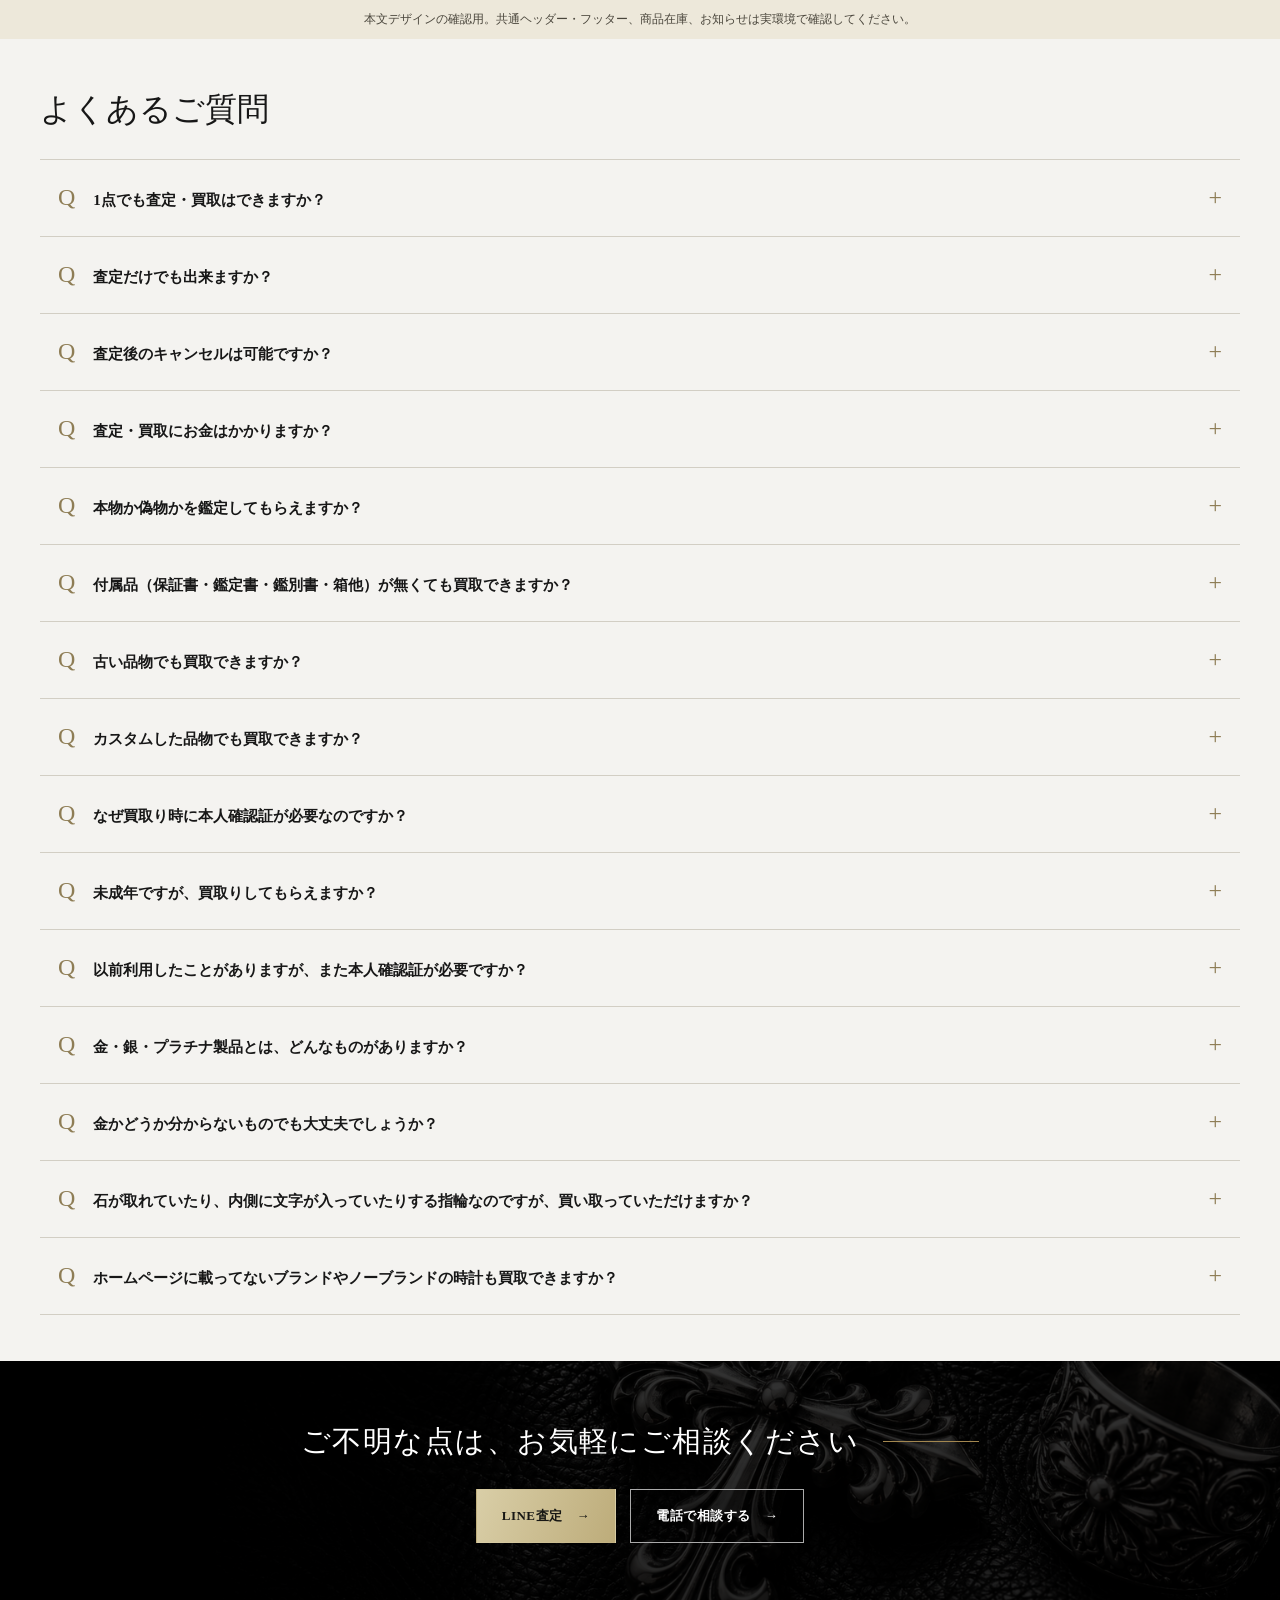
<file: preview-faq.html>
<!doctype html><html lang="ja"><head><meta charset="UTF-8"><meta name="viewport" content="width=device-width,initial-scale=1"><title>万代 ブランド買取・販売 本文プレビュー</title><link rel="stylesheet" href="lp_ichibancho_assets/css/chrome-hearts.css"><style>body{margin:0}.preview-notice{margin:0;padding:10px 18px;background:#ede8da;color:#4a463c;font:12px/1.6 sans-serif;text-align:center}</style></head><body><p class="preview-notice">本文デザインの確認用。共通ヘッダー・フッター、商品在庫、お知らせは実環境で確認してください。</p><script>document.body.setAttribute('data-loader', 'load');</script>
<main id="main_contents" class="ch-page ch-faq-page">
    <section class="ch-section ch-container" aria-labelledby="ch-faq-page-title"><div class="ch-section-heading"><h1 id="ch-faq-page-title">よくあるご質問</h1></div><div class="ch-faq-list"><details><summary>1点でも査定・買取はできますか？</summary><div class="ch-faq-answer"><p>1点から受け付けております。お気軽にお持ちくださいませ。</p></div></details><details><summary>査定だけでも出来ますか？</summary><div class="ch-faq-answer"><p>査定だけでも承っております。費用等は一切かかりませんのでご安心ください。</p></div></details><details><summary>査定後のキャンセルは可能ですか？</summary><div class="ch-faq-answer"><p>査定後のキャンセルは可能です。費用等は一切かかりませんのでご安心ください。</p></div></details><details><summary>査定・買取にお金はかかりますか？</summary><div class="ch-faq-answer"><p>手数料等の費用は一切かかりませんのでご安心ください。</p></div></details><details><summary>本物か偽物かを鑑定してもらえますか？</summary><div class="ch-faq-answer"><p>お品物の本物か偽物かの鑑定は行っておりませんのでご了承ください。査定はあくまで当店でお取り扱いできるかどうかの判断となります。</p></div></details><details><summary>付属品（保証書・鑑定書・鑑別書・箱他）が無くても買取できますか？</summary><div class="ch-faq-answer"><p>付属品が無い状態でも買取できます。もしお持ちであれば、買取金額が変わる場合もございますのでご一緒にお持ちください。</p></div></details><details><summary>古い品物でも買取できますか？</summary><div class="ch-faq-answer"><p>古い物でも買取しておりますのでお気軽にお持ちください。</p></div></details><details><summary>カスタムした品物でも買取できますか？</summary><div class="ch-faq-answer"><p>買取は可能ですが純正品と異なるため、査定額は純正品に比べて減額となります。</p><p>※ 実際に拝見し、当店の買取基準を満たしていない場合にはお断りする場合もございますので、ご了承ください。</p></div></details><details><summary>なぜ買取り時に本人確認証が必要なのですか？</summary><div class="ch-faq-answer"><p>古物営業法により、お買取りの際に本人確認証の確認が必要となっております。</p></div></details><details><summary>未成年ですが、買取りしてもらえますか？</summary><div class="ch-faq-answer"><p>当店のご利用は、20歳以上の方となっております。</p></div></details><details><summary>以前利用したことがありますが、また本人確認証が必要ですか？</summary><div class="ch-faq-answer"><p>古物営業法により、毎回必要となります。</p></div></details><details><summary>金・銀・プラチナ製品とは、どんなものがありますか？</summary><div class="ch-faq-answer"><p>指輪やネックレス、ブレスレット、ピアス等のアクセサリー類はもちろんのこと、金歯、銀歯、眼鏡のフレーム、金貨、銀貨、プラチナ貨、金杯、銀杯、小判、インゴット（塊）、工業用地金等、様々なものがあります。</p></div></details><details><summary>金かどうか分からないものでも大丈夫でしょうか？</summary><div class="ch-faq-answer"><p>直接店舗へお持ち込みいただければ、その場でお調べいたします。思いがけず大きなお査定額になる可能性もございますので、是非お気軽にお持ち込み下さい。もちろん査定・鑑定料金は一切いただきませんのでご安心下さい。</p></div></details><details><summary>石が取れていたり、内側に文字が入っていたりする指輪なのですが、買い取っていただけますか？</summary><div class="ch-faq-answer"><p>金・銀・プラチナ製品でしたら状態を問わず、どのようなお品物でもお買取可能です。</p></div></details><details><summary>ホームページに載ってないブランドやノーブランドの時計も買取できますか？</summary><div class="ch-faq-answer"><p>ブランド・ノーブランド問わずに買取を行っております。ホームページ記載のブランドは一例ですのでお気軽にお問合せくださいませ。</p></div></details></div></section>
    <section class="ch-contact" aria-labelledby="ch-faq-contact-title"><div class="ch-container"><h2 id="ch-faq-contact-title" class="ch-unified-heading"><span class="ch-heading-text">ご不明な点は、お気軽にご相談ください</span></h2><div class="ch-actions"><a class="ch-button ch-button-gold" href="https://page.line.me/003rhvgq">LINE査定<span aria-hidden="true">→</span></a><a class="ch-button ch-button-outline" href="tel:0227247219">電話で相談する<span aria-hidden="true">→</span></a></div></div></section>
</main>
<script src="lp_ichibancho_assets/js/luxury-page.js"></script></body></html>
</file>
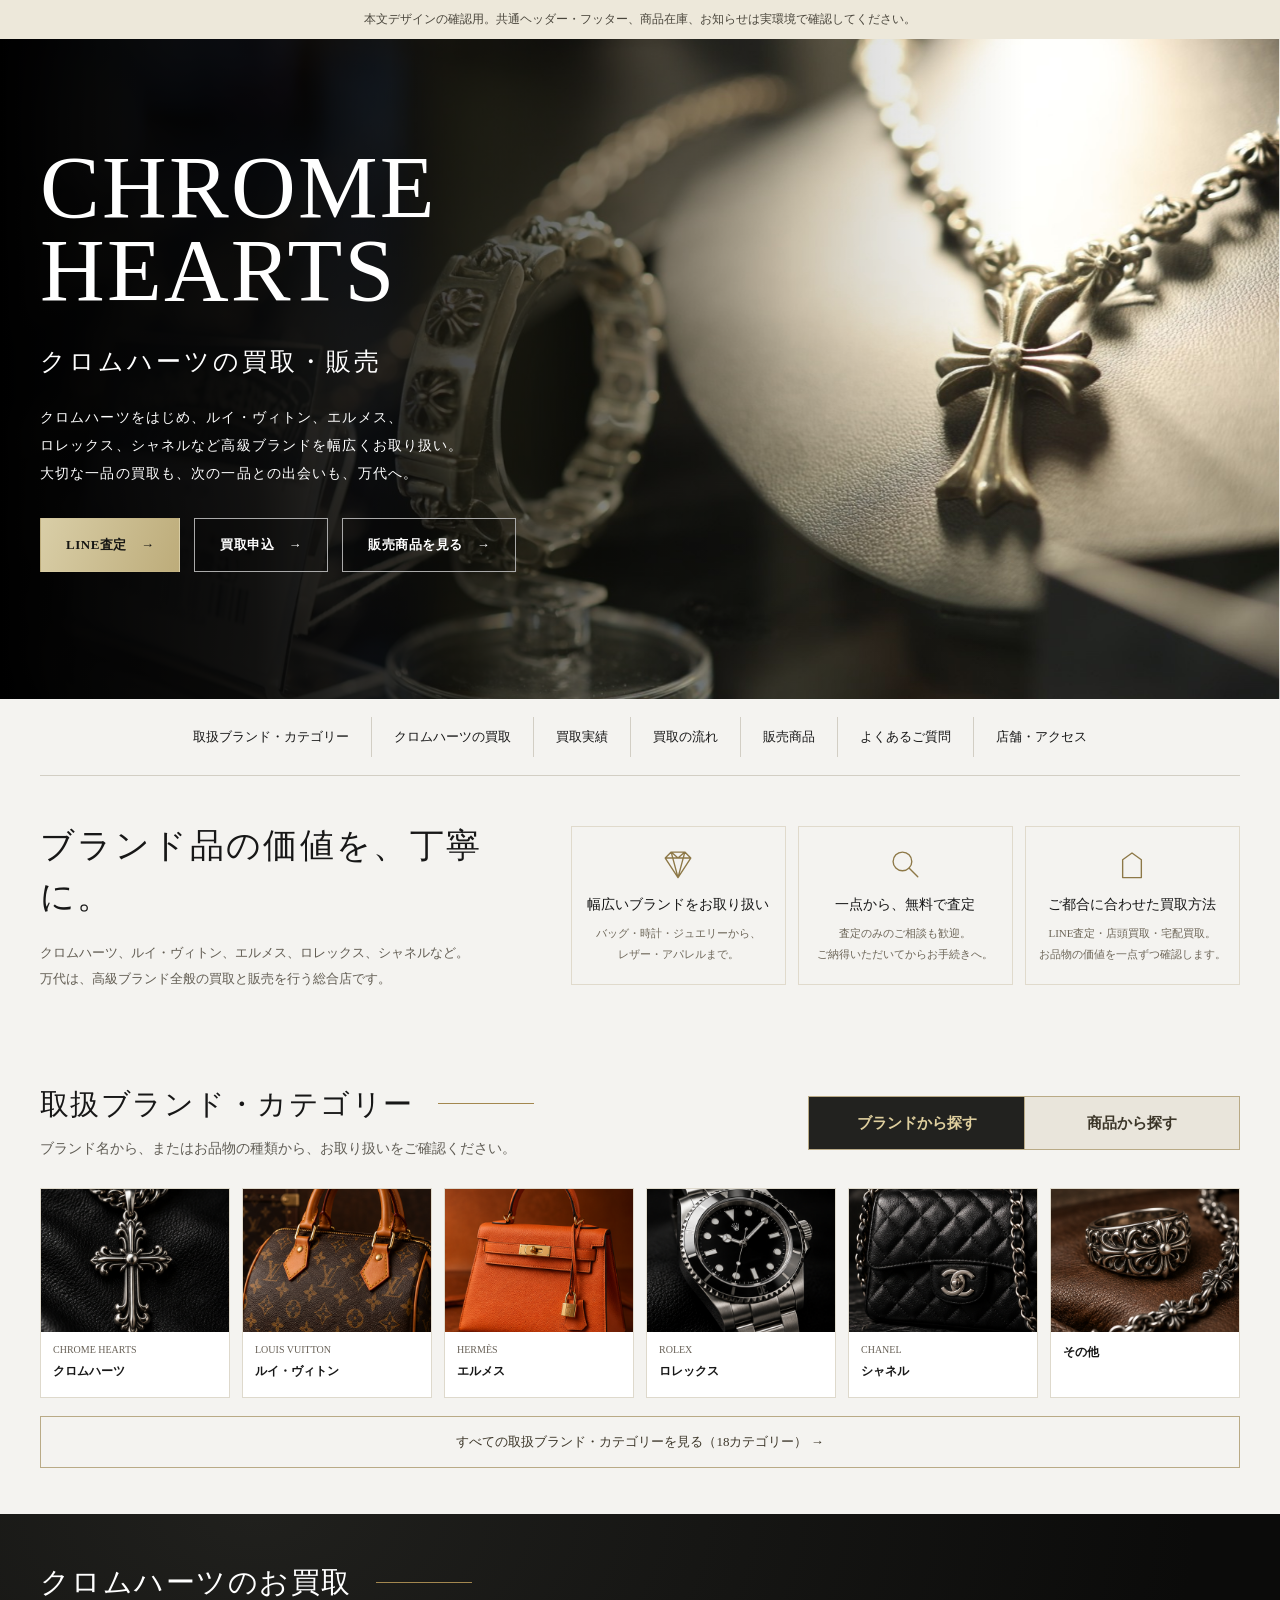
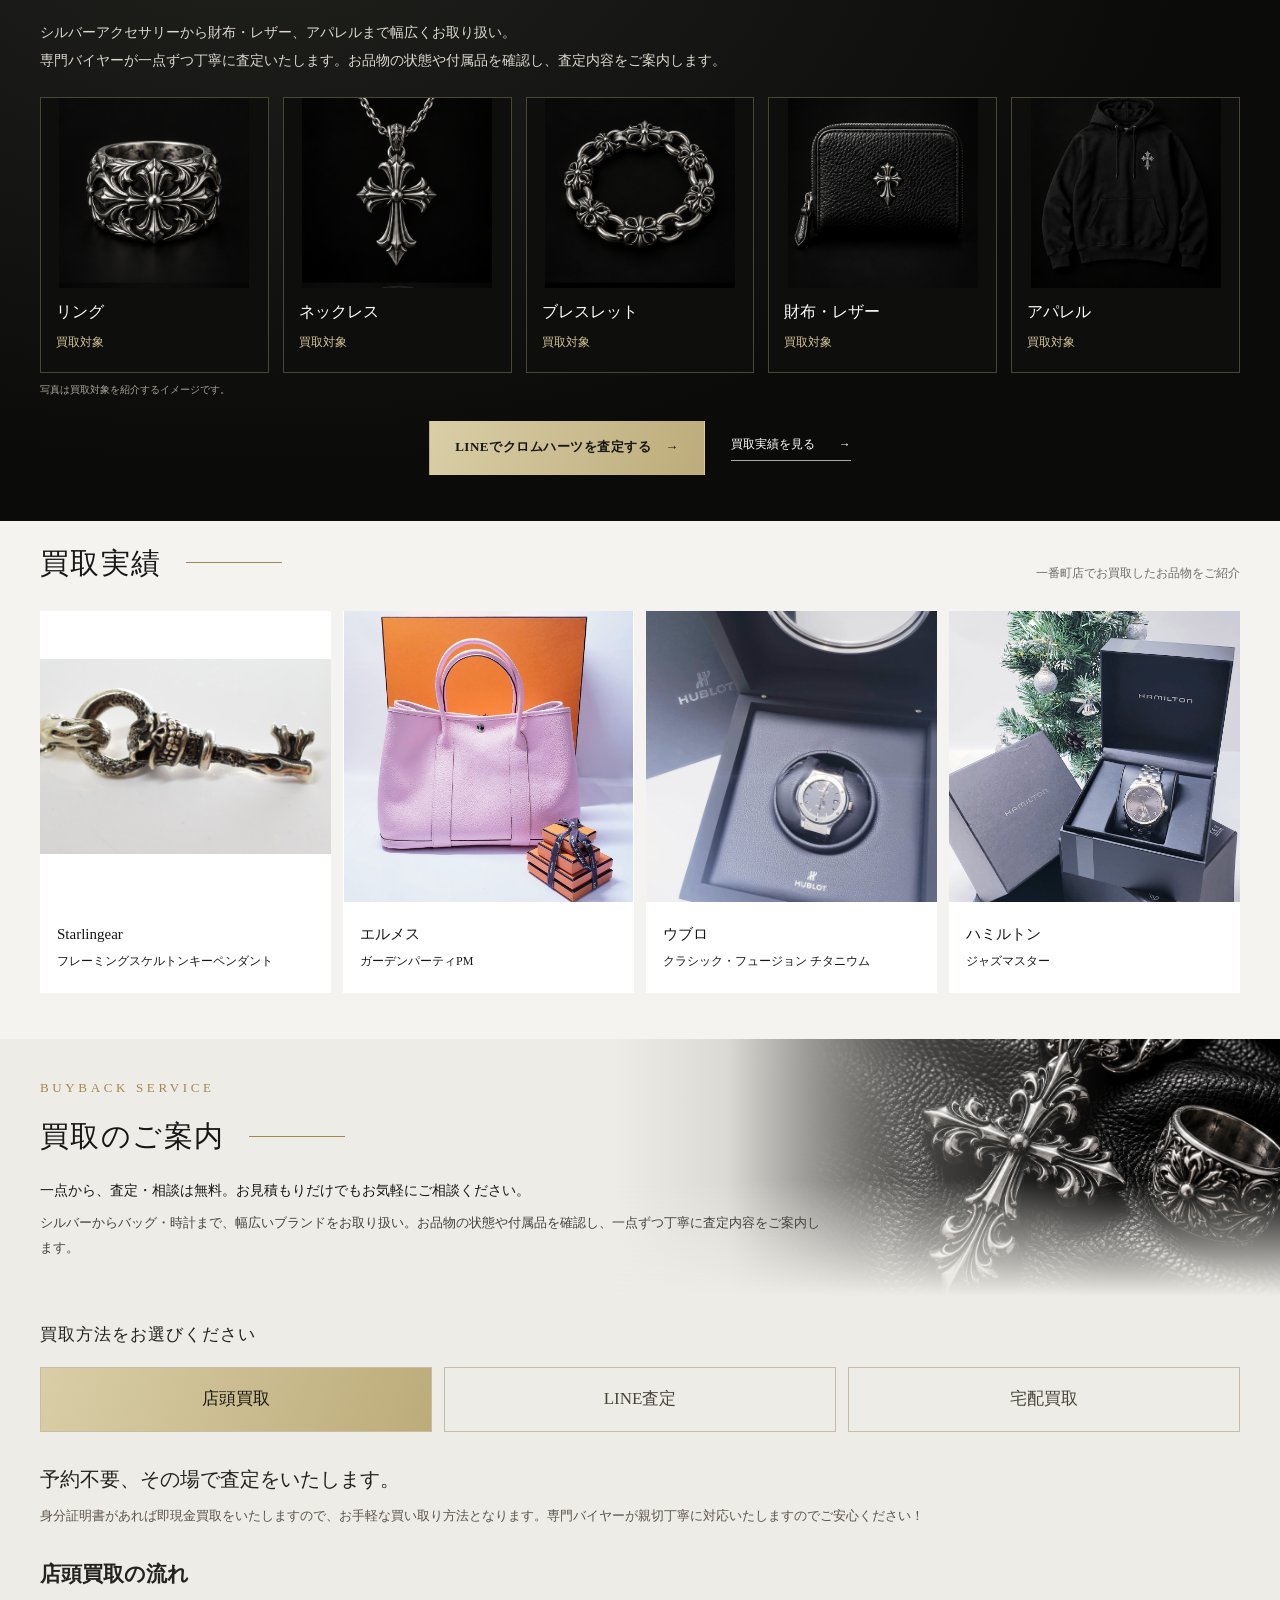
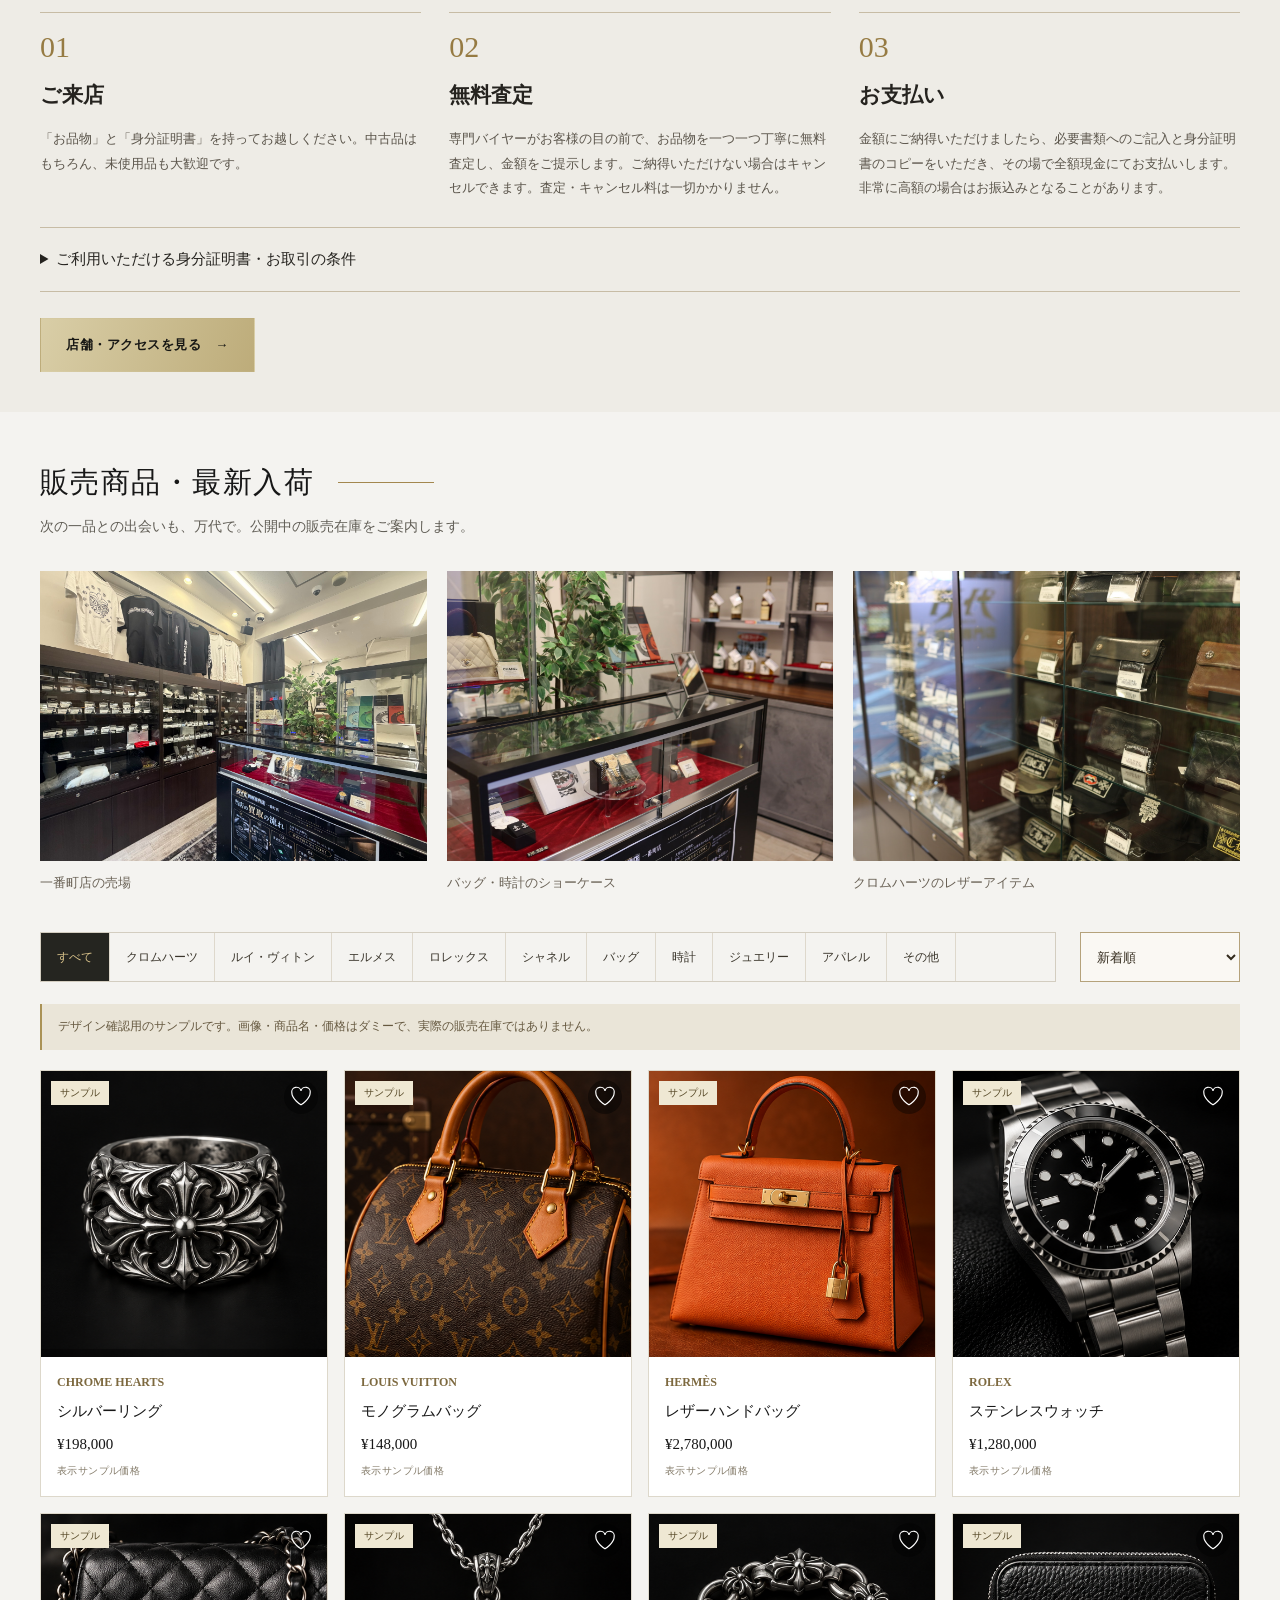
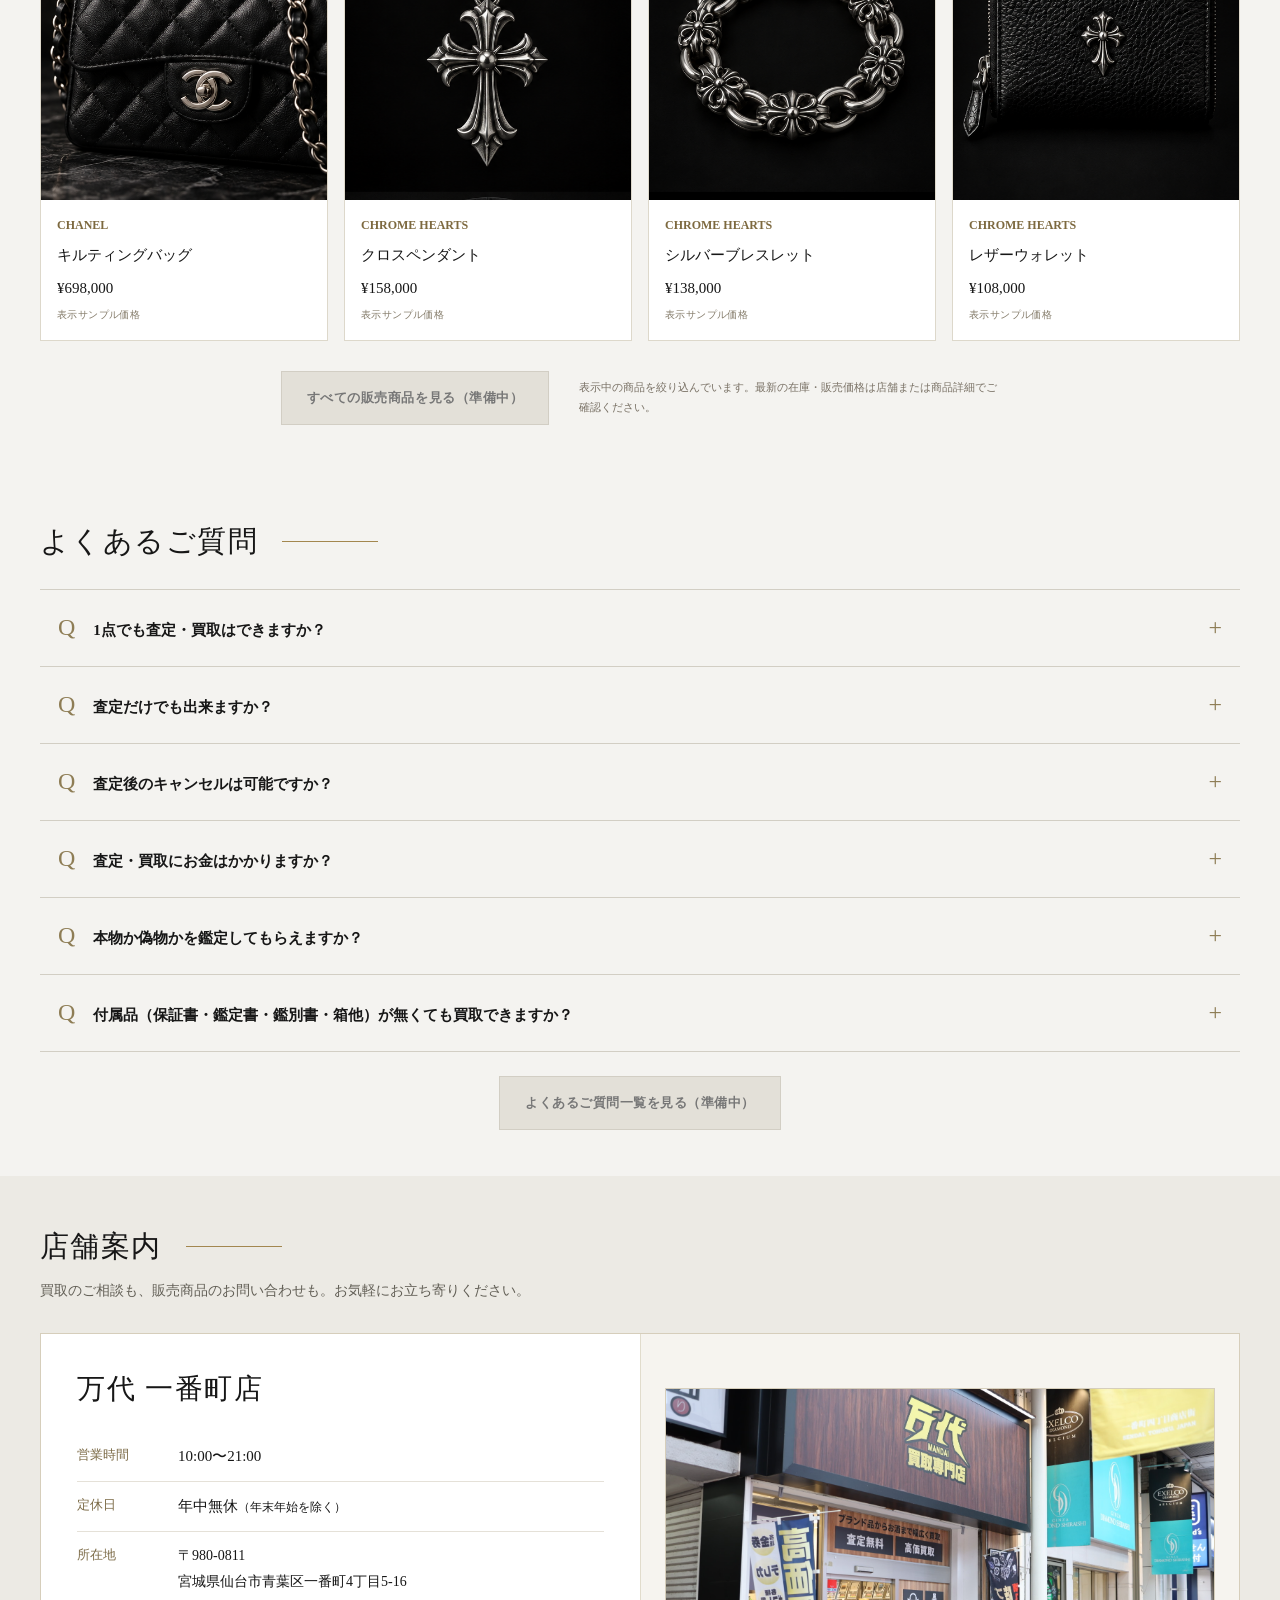
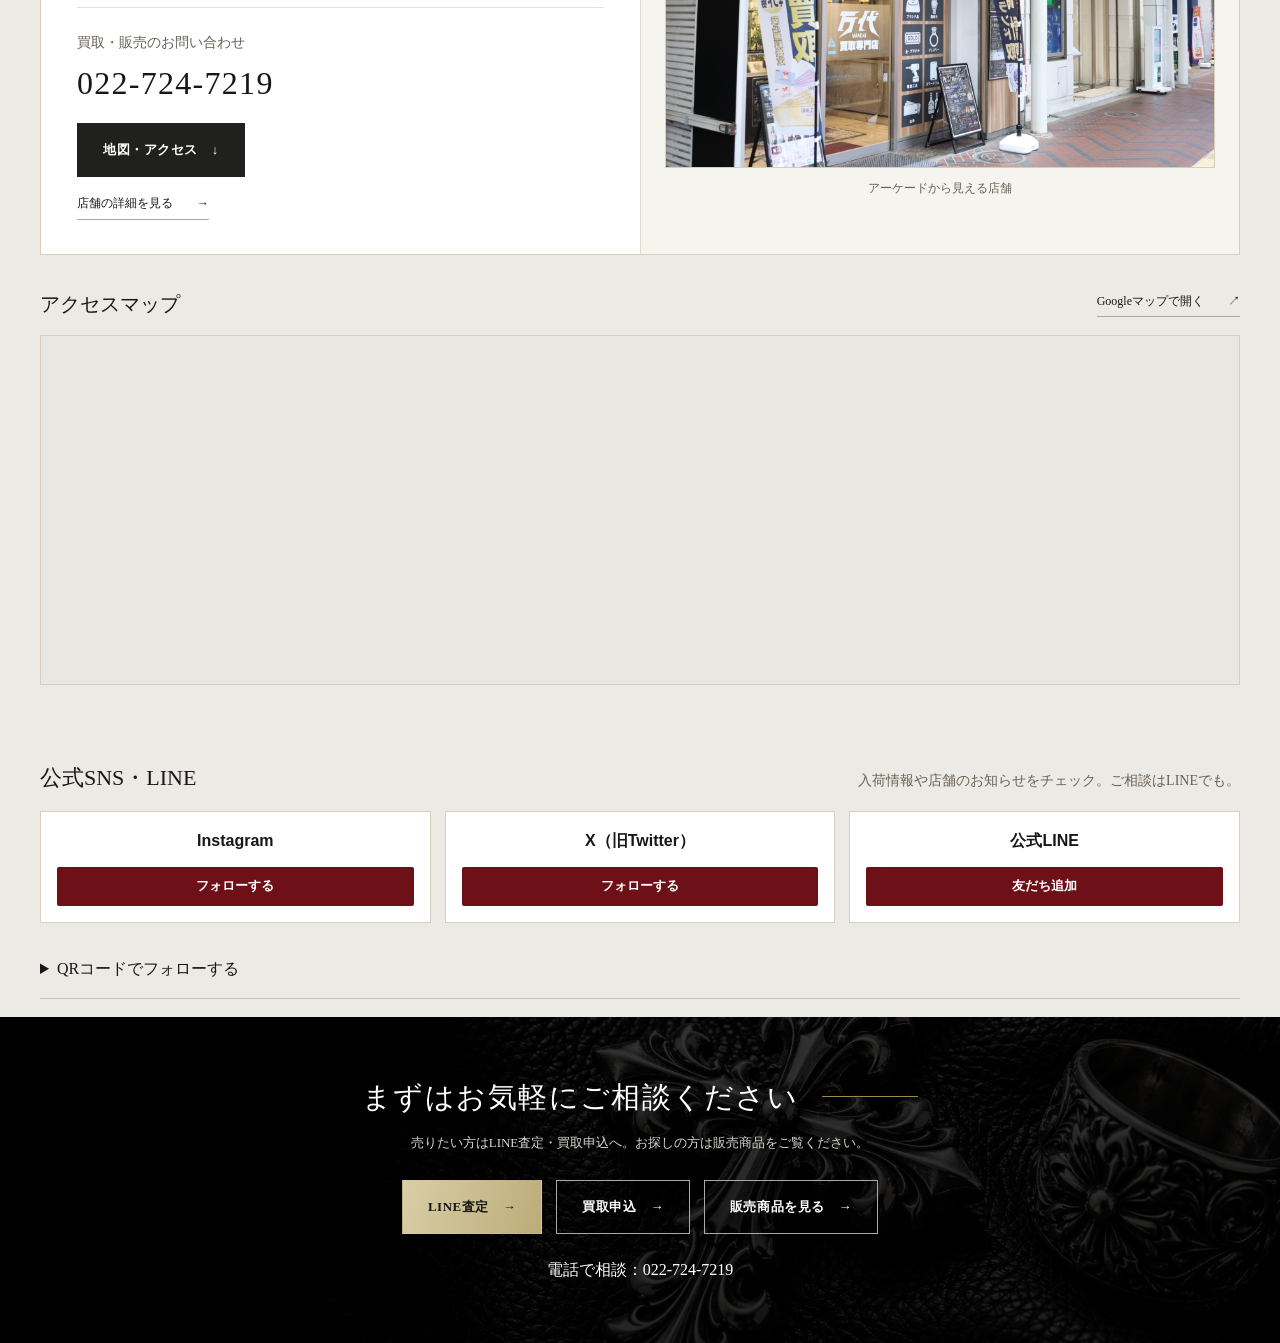
<file: preview.html>
<!doctype html><html lang="ja"><head><meta charset="UTF-8"><meta name="viewport" content="width=device-width,initial-scale=1"><title>万代 ブランド買取・販売 本文プレビュー</title><link rel="stylesheet" href="lp_ichibancho_assets/css/chrome-hearts.css"><style>body{margin:0}.preview-notice{margin:0;padding:10px 18px;background:#ede8da;color:#4a463c;font:12px/1.6 sans-serif;text-align:center}</style></head><body><p class="preview-notice">本文デザインの確認用。共通ヘッダー・フッター、商品在庫、お知らせは実環境で確認してください。</p><script>document.body.setAttribute('data-loader', 'load');</script>
<main id="main_contents" class="ch-page" data-fixed-cta="on" data-cta-exclude="[]">
    <section class="ch-hero" aria-labelledby="ch-title">
        <img class="ch-hero-image" src="lp_ichibancho_assets/images/ichibanchotop.png" alt="一番町店に展示されたクロムハーツのブレスレットとクロスペンダント" width="1620" height="1080" fetchpriority="high" loading="eager">
        <div class="ch-container ch-hero-inner">
            <h1 id="ch-title">CHROME<br>HEARTS</h1>
            <p class="ch-hero-lead">クロムハーツの買取・販売</p>
            <p class="ch-hero-copy">クロムハーツをはじめ、ルイ・ヴィトン、エルメス、<br>ロレックス、シャネルなど高級ブランドを幅広くお取り扱い。<br>大切な一品の買取も、次の一品との出会いも、万代へ。</p>
            <div class="ch-actions"><a class="ch-button ch-button-gold" href="https://page.line.me/003rhvgq">LINE査定<span aria-hidden="true">→</span></a><a class="ch-button ch-button-outline" href="#ch-request">買取申込<span aria-hidden="true">→</span></a><a class="ch-button ch-button-outline" href="#ch-pickup">販売商品を見る<span aria-hidden="true">→</span></a></div>
        </div>
    </section>

<nav class="ch-page-nav ch-container" aria-label="ページ内メニュー"><a href="#ch-category">取扱ブランド・カテゴリー</a><a href="#ch-chrome">クロムハーツの買取</a><a href="#ch-results">買取実績</a><a href="#ch-flow">買取の流れ</a><a href="#ch-pickup">販売商品</a><a href="#ch-faq">よくあるご質問</a><a href="#ch-store">店舗・アクセス</a></nav>
    <section class="ch-section ch-container ch-buy-intro" id="ch-sell" aria-labelledby="ch-intro-title"><div class="ch-intro-copy"><h2 id="ch-intro-title">ブランド品の価値を、丁寧に。</h2><p>クロムハーツ、ルイ・ヴィトン、エルメス、ロレックス、シャネルなど。<br>万代は、高級ブランド全般の買取と販売を行う総合店です。</p></div><div class="ch-intro-points"><article><svg viewBox="0 0 40 40" aria-hidden="true"><path d="M5 13l7-7h16l7 7-15 23zM5 13h30M12 6l8 30L28 6M12 6l8 7 8-7"/></svg><h3>幅広いブランドをお取り扱い</h3><p>バッグ・時計・ジュエリーから、<br>レザー・アパレルまで。</p></article><article><svg viewBox="0 0 40 40" aria-hidden="true"><circle cx="17" cy="17" r="11"/><path d="M25 25l10 10"/></svg><h3>一点から、無料で査定</h3><p>査定のみのご相談も歓迎。<br>ご納得いただいてからお手続きへ。</p></article><article><svg viewBox="0 0 40 40" aria-hidden="true"><path d="M9 15L20 7l11 8v21H9z"/></svg><h3>ご都合に合わせた買取方法</h3><p>LINE査定・店頭買取・宅配買取。<br>お品物の価値を一点ずつ確認します。</p></article></div></section>

    <section class="ch-section ch-container ch-explore" id="ch-category" aria-labelledby="ch-category-title">
        <div class="ch-section-heading"><div><h2 id="ch-category-title" class="ch-unified-heading"><span class="ch-heading-text">取扱ブランド・カテゴリー</span></h2><p class="ch-section-intro">ブランド名から、またはお品物の種類から、お取り扱いをご確認ください。</p></div></div>
        <div class="ch-discovery" data-discovery>
            <div class="ch-discovery-tabs" role="tablist" aria-label="取扱ブランド・商品の切替" hidden><button id="ch-discovery-brand-tab" role="tab" type="button" aria-controls="ch-discovery-brands" aria-selected="true">ブランドから探す</button><button id="ch-discovery-product-tab" role="tab" type="button" aria-controls="ch-discovery-products" aria-selected="false" tabindex="-1">商品から探す</button></div>
            <div class="ch-discovery-panels">
                <div id="ch-discovery-brands" class="ch-discovery-panel"><h3 class="ch-discovery-fallback-title">ブランドから探す</h3><div class="ch-explore-grid"><div class="ch-explore-card ch-discovery-brand"><div class="ch-brand-photo" role="img" aria-label="クロムハーツの取扱イメージ"><span class="ch-brand-photo-image" style="background-position:0% 0%;"></span></div><div class="ch-explore-info"><small>CHROME HEARTS</small><span>クロムハーツ</span></div></div><div class="ch-explore-card ch-discovery-brand"><div class="ch-brand-photo" role="img" aria-label="ルイ・ヴィトンの取扱イメージ"><span class="ch-brand-photo-image" style="background-position:50% 0%;"></span></div><div class="ch-explore-info"><small>LOUIS VUITTON</small><span>ルイ・ヴィトン</span></div></div><div class="ch-explore-card ch-discovery-brand"><div class="ch-brand-photo" role="img" aria-label="エルメスの取扱イメージ"><span class="ch-brand-photo-image" style="background-position:100% 0%;"></span></div><div class="ch-explore-info"><small>HERMÈS</small><span>エルメス</span></div></div><div class="ch-explore-card ch-discovery-brand"><div class="ch-brand-photo" role="img" aria-label="ロレックスの取扱イメージ"><span class="ch-brand-photo-image" style="background-position:0% 100%;"></span></div><div class="ch-explore-info"><small>ROLEX</small><span>ロレックス</span></div></div><div class="ch-explore-card ch-discovery-brand"><div class="ch-brand-photo" role="img" aria-label="シャネルの取扱イメージ"><span class="ch-brand-photo-image" style="background-position:50% 100%;"></span></div><div class="ch-explore-info"><small>CHANEL</small><span>シャネル</span></div></div><div class="ch-explore-card ch-discovery-brand"><div class="ch-brand-photo" role="img" aria-label="その他の取扱イメージ"><span class="ch-brand-photo-image" style="background-position:100% 100%;"></span></div><div class="ch-explore-info"><span>その他</span></div></div></div></div>
                <div id="ch-discovery-products" class="ch-discovery-panel" hidden><h3 class="ch-discovery-fallback-title">商品から探す</h3><div class="ch-explore-grid"><article class="ch-explore-card ch-category-card" tabindex="0" aria-label="ブランド（バッグ）の取扱商材"><div class="ch-explore-image"><img src="lp_ichibancho_assets/images/uploads/2020/07/cat-brand-bag.png" alt="ブランド（バッグ）" width="500" height="380" loading="lazy"></div><details class="ch-category-brands"><summary class="ch-explore-info"><span>ブランド（バッグ）</span><span class="ch-map-sr">取扱ブランド・商材を表示</span></summary><div class="ch-category-brand-panel"><ul><li>LOUIS VUITTON</li><li>HERMES</li><li>CHANEL</li><li>DIOR</li><li>GUCCI</li><li>PRADA</li><li>CHROME HEARTS</li><li>BALENCIAGA</li><li>FENDI</li><li>SAINT LAURENT</li><li>ANTEPRIMA</li><li>Anya Hindmarch</li><li>ARMANI</li><li>BALLY</li><li>BOTTEGA VENETA</li><li>BURBERRY</li><li>BVLGARI</li><li>Cartier</li><li>Celine</li><li>Chloe</li><li>Christian Louboutin</li><li>COACH</li><li>COLE HAAN</li><li>DOLCE&amp;GABBANA</li><li>Dunhill</li><li>EMILIO PUCCI</li><li>FURLA</li><li>GIVENCHY</li><li>GOYARD</li><li>HUNTING WORLD</li><li>JIMMY CHOO</li><li>J&amp;M Davidson</li><li>kate spade</li><li>LOEWE</li><li>LONGCHAMP</li><li>Marc by Marc Jacobs（M.BYマークジェイコブス）</li><li>MARC JACOBS</li><li>MCM</li><li>Michael Kore</li><li>MIU MIU</li><li>orobianco</li><li>RIMOWA</li><li>Salvatore Ferragamo（サルヴァトーレ フェラガモ）</li><li>See By Chloe（シーバイクロエ）</li><li>Stella McCartney</li><li>Tiffany</li><li>TOD&#039;S</li><li>TOY BURCH</li><li>TUMI</li><li>VALENTINO</li><li>Vivienne Westwood</li></ul><p>掲載以外のお品物もお気軽にご相談ください。</p></div></details></article><article class="ch-explore-card ch-category-card" tabindex="0" aria-label="ブランド（財布小物）の取扱商材"><div class="ch-explore-image"><img src="lp_ichibancho_assets/images/uploads/2020/07/cat-brand-sacc.png" alt="ブランド（財布小物）" width="500" height="380" loading="lazy"></div><details class="ch-category-brands"><summary class="ch-explore-info"><span>ブランド（財布小物）</span><span class="ch-map-sr">取扱ブランド・商材を表示</span></summary><div class="ch-category-brand-panel"><ul><li>LOUIS VUITTON</li><li>HERMES</li><li>CHANEL</li><li>DIOR</li><li>GUCCI</li><li>PRADA</li><li>CHROME HEARTS</li><li>BALENCIAGA</li><li>FENDI</li><li>SAINT LAURENT</li><li>ANTEPRIMA</li><li>Anya Hindmarch</li><li>ARMANI</li><li>BALLY</li><li>BOTTEGA VENETA</li><li>BURBERRY</li><li>BVLGARI</li><li>Cartier</li><li>Celine</li><li>Chloe</li><li>Christian Louboutin</li><li>COACH</li><li>COLE HAAN</li><li>DOLCE&amp;GABBANA</li><li>Dunhill</li><li>EMILIO PUCCI</li><li>FURLA</li><li>GIVENCHY</li><li>GOYARD</li><li>HUNTING WORLD</li><li>JIMMY CHOO</li><li>J&amp;M Davidson</li><li>kate spade</li><li>LOEWE</li><li>LONGCHAMP</li><li>Marc by Marc Jacobs（M.BYマークジェイコブス）</li><li>MARC JACOBS</li><li>MCM</li><li>Michael Kore</li><li>MIU MIU</li><li>orobianco</li><li>RIMOWA</li><li>Salvatore Ferragamo（サルヴァトーレ フェラガモ）</li><li>See By Chloe（シーバイクロエ）</li><li>Stella McCartney</li><li>Tiffany</li><li>TOD&#039;S</li><li>TOY BURCH</li><li>TUMI</li><li>VALENTINO</li><li>Vivienne Westwood</li></ul><p>掲載以外のお品物もお気軽にご相談ください。</p></div></details></article><article class="ch-explore-card ch-category-card" tabindex="0" aria-label="ブランド（衣料）の取扱商材"><div class="ch-explore-image"><img src="lp_ichibancho_assets/images/uploads/2020/07/cat-brand-appales.png" alt="ブランド（衣料）" width="500" height="380" loading="lazy"></div><details class="ch-category-brands"><summary class="ch-explore-info"><span>ブランド（衣料）</span><span class="ch-map-sr">取扱ブランド・商材を表示</span></summary><div class="ch-category-brand-panel"><ul><li>LOUIS VUITTON</li><li>MONCLER</li><li>BALENCIAGA</li><li>Supreme</li><li>GUCCI</li><li>SAINT LAURENT</li><li>THE NORTH FACE</li><li>ANTEPRIMA</li><li>ARMANI</li><li>BALLY</li><li>BOTTEGA VENETA</li><li>Bueberry</li><li>CANADAGOOSE</li><li>CAZAL</li><li>Celine</li><li>CHANEL</li><li>Chloe</li><li>Christian Louboutin</li><li>COACH</li><li>COLE HAAN</li><li>Columbia</li><li>DIOR</li><li>DIOR HOMME</li><li>DOLCE&amp;GABBANA</li><li>DSQUARED2</li><li>Dunhill</li><li>DUVETICA</li><li>EMILIO PUCCI</li><li>FENDI</li><li>GIVENCHY</li><li>HERMES</li><li>HERNO</li><li>kate spade</li><li>LOEWE</li><li>MARC JACOBS</li><li>Marc by Marc Jacobs（M.BYマークジェイコブス）</li><li>Michael Kore</li><li>MIU MIU</li><li>PATAGONIA</li><li>PRADA</li><li>RED WING</li><li>Salvatore Ferragamo（サルヴァトーレ フェラガモ）</li><li>See By Chloe（シーバイクロエ）</li><li>TATRAS</li><li>TOY BURCH</li><li>VALENTINO</li><li>Vivienne Westwood</li></ul><p>掲載以外のお品物もお気軽にご相談ください。</p></div></details></article><article class="ch-explore-card ch-category-card" tabindex="0" aria-label="ブランド（腕時計）の取扱商材"><div class="ch-explore-image"><img src="lp_ichibancho_assets/images/uploads/2020/07/cat-brand-watch.png" alt="ブランド（腕時計）" width="500" height="380" loading="lazy"></div><details class="ch-category-brands"><summary class="ch-explore-info"><span>ブランド（腕時計）</span><span class="ch-map-sr">取扱ブランド・商材を表示</span></summary><div class="ch-category-brand-panel"><ul><li>ROLEX</li><li>A.LANGE&amp;SOHNE</li><li>AUDEMARS PIGUET</li><li>Bell&amp;Ross</li><li>BOUCHERON</li><li>Blancpain</li><li>Breguet</li><li>BREITLING</li><li>BVLGARI</li><li>CASIO</li><li>Cartier</li><li>CHANEL</li><li>CHAUMET</li><li>Chopard</li><li>CITIZEN</li><li>COACH</li><li>CORUM</li><li>Credor</li><li>FRANCK MULLER</li><li>GaGa MILANO</li><li>GRAHAM</li><li>GRAND SEIKO</li><li>GUCCI</li><li>HAMILTON</li><li>HERMES</li><li>HUBLOT</li><li>IWC</li><li>JACOB</li><li>JAEGER-LeCoultre</li><li>LONGINES</li><li>LOUIS VUITTON</li><li>OMEGA</li><li>PANERAI</li><li>Patek Philippe</li><li>PIAGET</li><li>RADO</li><li>ROGER DUBUIS</li><li>SEIKO</li><li>TAG Heuer</li><li>Tiffany</li><li>TISSOT</li><li>TUDOR</li><li>VACHERON CONSTANTIN</li><li>WALTHAM</li><li>ZENITH</li></ul><p>掲載以外のお品物もお気軽にご相談ください。</p></div></details></article><article class="ch-explore-card ch-category-card" tabindex="0" aria-label="ブランド（ジュエリー）の取扱商材"><div class="ch-explore-image"><img src="lp_ichibancho_assets/images/uploads/2020/07/cat-brand-jewelry.png" alt="ブランド（ジュエリー）" width="500" height="380" loading="lazy"></div><details class="ch-category-brands"><summary class="ch-explore-info"><span>ブランド（ジュエリー）</span><span class="ch-map-sr">取扱ブランド・商材を表示</span></summary><div class="ch-category-brand-panel"><ul><li>Cartier</li><li>CHANEL</li><li>CHROME HEARTS</li><li>BVLGARI</li><li>Tiffany</li><li>Van Cleef&amp;Arpels</li><li>BOUCHERON</li><li>Carrera y Carrera</li><li>CHAUMET</li><li>Chopard</li><li>DE BEERS</li><li>DIOR</li><li>FLED</li><li>GUCCI</li><li>GRAFF</li><li>Harry Winston</li><li>LOUIS VUITTON</li><li>MAUBOUSSIN</li><li>MIKIMOTO</li><li>PIAGET</li><li>Pomellato</li><li>Ponte Vecchio</li><li>STAR JEWELRY</li><li>TASAKI</li><li>UNOAERRE</li><li>Vendome Aoyama</li><li>4℃</li><li>石川暢子</li><li>梶光夫</li><li>水野薫子</li></ul><p>掲載以外のお品物もお気軽にご相談ください。</p></div></details></article><article class="ch-explore-card ch-category-card" tabindex="0" aria-label="ブランド（アクセ）の取扱商材"><div class="ch-explore-image"><img src="lp_ichibancho_assets/images/uploads/2020/07/cat-brand-acc.png" alt="ブランド（アクセ）" width="500" height="380" loading="lazy"></div><details class="ch-category-brands"><summary class="ch-explore-info"><span>ブランド（アクセ）</span><span class="ch-map-sr">取扱ブランド・商材を表示</span></summary><div class="ch-category-brand-panel"><ul></ul><p>お取り扱いについては店舗へお気軽にお問い合わせください。</p></div></details></article></div><details class="ch-more-categories" id="ch-extra-categories"><summary>すべての取扱商材を見る <span>（18カテゴリー）</span></summary><div class="ch-explore-grid"><article class="ch-explore-card ch-category-card" tabindex="0" aria-label="金プラチナの取扱商材"><div class="ch-explore-image"><img src="lp_ichibancho_assets/images/uploads/2020/07/cat-brand-platinum.png" alt="金プラチナ" width="500" height="380" loading="lazy"></div><details class="ch-category-brands"><summary class="ch-explore-info"><span>金プラチナ</span><span class="ch-map-sr">取扱ブランド・商材を表示</span></summary><div class="ch-category-brand-panel"><ul><li>24金インゴット</li><li>24金</li><li>22金</li><li>21.6金</li><li>20金</li><li>18金</li><li>14金</li><li>10金</li><li>9金</li><li>（イエローゴールド）</li><li>（ピンクゴールド）</li><li>（ホワイトゴールド）</li></ul><p>掲載以外のお品物もお気軽にご相談ください。</p></div></details></article><article class="ch-explore-card ch-category-card" tabindex="0" aria-label="金貨の取扱商材"><div class="ch-explore-image"><img src="lp_ichibancho_assets/images/uploads/2020/07/cat-gold.png" alt="金貨" width="500" height="380" loading="lazy"></div><details class="ch-category-brands"><summary class="ch-explore-info"><span>金貨</span><span class="ch-map-sr">取扱ブランド・商材を表示</span></summary><div class="ch-category-brand-panel"><ul><li>記念金貨</li><li>記念銀貨</li><li>外国金貨</li></ul><p>掲載以外のお品物もお気軽にご相談ください。</p></div></details></article><article class="ch-explore-card ch-category-card" tabindex="0" aria-label="宝石の取扱商材"><div class="ch-explore-image"><img src="lp_ichibancho_assets/images/uploads/2020/07/cat-jewelry.png" alt="宝石" width="500" height="380" loading="lazy"></div><details class="ch-category-brands"><summary class="ch-explore-info"><span>宝石</span><span class="ch-map-sr">取扱ブランド・商材を表示</span></summary><div class="ch-category-brand-panel"><ul><li>サファイア</li><li>ルビー</li><li>エメラルド</li><li>真珠</li><li>アクアマリン</li><li>アメジスト</li><li>アレキサンドライト</li><li>オパール</li><li>オニキス</li><li>ガーネット</li><li>キャッツアイ</li><li>サンゴ</li><li>タンザナイト</li><li>トパーズ</li><li>トルマリン</li><li>翡翠</li><li>ペリドット他</li></ul><p>掲載以外のお品物もお気軽にご相談ください。</p></div></details></article><article class="ch-explore-card ch-category-card" tabindex="0" aria-label="ダイヤモンドの取扱商材"><div class="ch-explore-image"><img src="lp_ichibancho_assets/images/uploads/2020/07/cat-diamond.png" alt="ダイヤモンド" width="500" height="380" loading="lazy"></div><details class="ch-category-brands"><summary class="ch-explore-info"><span>ダイヤモンド</span><span class="ch-map-sr">取扱ブランド・商材を表示</span></summary><div class="ch-category-brand-panel"><ul><li>ダイヤモンドジュエリー</li><li>ダイヤモンドリング</li><li>ダイヤモンドネックレス</li><li>ダイヤモンドトップ</li><li>ダイヤモンドブレスレット</li><li>ダイヤモンドピアス</li><li>ダイヤモンドイヤリング</li><li>ダイヤモンドカフス他</li><li>ダイヤモンドルース</li></ul><p>掲載以外のお品物もお気軽にご相談ください。</p></div></details></article><article class="ch-explore-card ch-category-card" tabindex="0" aria-label="お酒の取扱商材"><div class="ch-explore-image"><img src="lp_ichibancho_assets/images/uploads/2020/07/cat-osake.png" alt="お酒" width="500" height="380" loading="lazy"></div><details class="ch-category-brands"><summary class="ch-explore-info"><span>お酒</span><span class="ch-map-sr">取扱ブランド・商材を表示</span></summary><div class="ch-category-brand-panel"><ul><li>山崎</li><li>白州</li><li>響</li><li>余市</li><li>宮城峡</li><li>竹鶴</li><li>イチローズモルト</li><li>サントリー</li><li>ニッカ</li><li>軽井沢</li><li>駒ヶ岳</li><li>富士山麓</li><li>マッカラン</li><li>ボウモア</li><li>スプリングバンク</li><li>ポートエレン</li><li>アードベッグ</li><li>グレンフィディック</li><li>グレンモーレンジ</li><li>グレンリベット</li><li>グレンファークラス</li><li>ワイルドターキー</li><li>ハイランドパーク</li><li>ジョニーウォーカー</li><li>ローズバンク</li><li>ラガーヴーリン</li><li>バランタイン</li><li>シーバスリーガル</li><li>シーバスブラザーズ</li><li>カヴァラン</li><li>アルマン・ド・ブリニャック</li><li>エンジェルシャンパン</li><li>ソウメイ</li><li>ドン・ペリニヨン</li><li>ペリエ・ジュエ</li><li>ローラン・ペリエ</li><li>モエ・エ・シャンドン</li><li>ヴーヴ・クリコ</li><li>クリュッグ グランド・キュヴェ</li><li>ルイ・ロデレール</li><li>サロン</li><li>アンリ・ジロー</li><li>ボランジェ</li><li>テタンジェ</li><li>ジャックセロス</li><li>ポメリー</li><li>ランソン</li><li>ダイヤモンド・ロック</li><li>ドラゴン＆タイガー</li></ul><p>掲載以外のお品物もお気軽にご相談ください。</p></div></details></article><article class="ch-explore-card ch-category-card" tabindex="0" aria-label="旧紙幣の取扱商材"><div class="ch-explore-image"><img src="lp_ichibancho_assets/images/uploads/2020/07/cat-brand-money.png" alt="旧紙幣" width="500" height="380" loading="lazy"></div><details class="ch-category-brands"><summary class="ch-explore-info"><span>旧紙幣</span><span class="ch-map-sr">取扱ブランド・商材を表示</span></summary><div class="ch-category-brand-panel"><ul></ul><p>お取り扱いについては店舗へお気軽にお問い合わせください。</p></div></details></article><article class="ch-explore-card ch-category-card" tabindex="0" aria-label="金券の取扱商材"><div class="ch-explore-image"><img src="lp_ichibancho_assets/images/uploads/2020/07/cat-cv.png" alt="金券" width="500" height="380" loading="lazy"></div><details class="ch-category-brands"><summary class="ch-explore-info"><span>金券</span><span class="ch-map-sr">取扱ブランド・商材を表示</span></summary><div class="ch-category-brand-panel"><ul><li>百貨店商品券</li><li>信販系商品券</li><li>スーパー系商品券</li><li>株主優待券各種</li><li>旅行券各種</li><li>クオカード</li><li>テレホンカード</li><li>図書券</li><li>図書カード</li><li>図書カードnext</li><li>ビール券各種</li><li>お米券</li><li>ジェフグルメ</li><li>その他商品券</li><li>収入印紙</li></ul><p>掲載以外のお品物もお気軽にご相談ください。</p></div></details></article><article class="ch-explore-card ch-category-card" tabindex="0" aria-label="切手の取扱商材"><div class="ch-explore-image"><img src="lp_ichibancho_assets/images/uploads/2020/07/cat-kitte.png" alt="切手" width="500" height="380" loading="lazy"></div><details class="ch-category-brands"><summary class="ch-explore-info"><span>切手</span><span class="ch-map-sr">取扱ブランド・商材を表示</span></summary><div class="ch-category-brand-panel"><ul><li>現行切手シート</li><li>現行切手バラ</li><li>記念切手シート</li><li>記念切手バラ</li><li>ハガキ</li><li>レターパック</li></ul><p>掲載以外のお品物もお気軽にご相談ください。</p></div></details></article><article class="ch-explore-card ch-category-card" tabindex="0" aria-label="テレカの取扱商材"><div class="ch-explore-image"><img src="lp_ichibancho_assets/images/uploads/2020/07/cat-teleca.png" alt="テレカ" width="500" height="380" loading="lazy"></div><details class="ch-category-brands"><summary class="ch-explore-info"><span>テレカ</span><span class="ch-map-sr">取扱ブランド・商材を表示</span></summary><div class="ch-category-brand-panel"><ul><li>未使用50度数</li><li>未使用105度数</li></ul><p>掲載以外のお品物もお気軽にご相談ください。</p></div></details></article><article class="ch-explore-card ch-category-card" tabindex="0" aria-label="スマートフォンの取扱商材"><div class="ch-explore-image"><img src="lp_ichibancho_assets/images/uploads/2020/07/cat-smartphone.png" alt="スマートフォン" width="500" height="380" loading="lazy"></div><details class="ch-category-brands"><summary class="ch-explore-info"><span>スマートフォン</span><span class="ch-map-sr">取扱ブランド・商材を表示</span></summary><div class="ch-category-brand-panel"><ul><li>iPhone</li><li>Android</li></ul><p>掲載以外のお品物もお気軽にご相談ください。</p></div></details></article><article class="ch-explore-card ch-category-card" tabindex="0" aria-label="タブレットの取扱商材"><div class="ch-explore-image"><img src="lp_ichibancho_assets/images/uploads/2020/07/cat-tablet.png" alt="タブレット" width="500" height="380" loading="lazy"></div><details class="ch-category-brands"><summary class="ch-explore-info"><span>タブレット</span><span class="ch-map-sr">取扱ブランド・商材を表示</span></summary><div class="ch-category-brand-panel"><ul><li>iPad</li></ul><p>掲載以外のお品物もお気軽にご相談ください。</p></div></details></article><article class="ch-explore-card ch-category-card" tabindex="0" aria-label="その他の取扱商材"><div class="ch-explore-image"><img src="lp_ichibancho_assets/images/uploads/2020/07/cat-etc.png" alt="その他" width="500" height="380" loading="lazy"></div><details class="ch-category-brands"><summary class="ch-explore-info"><span>その他</span><span class="ch-map-sr">取扱ブランド・商材を表示</span></summary><div class="ch-category-brand-panel"><ul><li>電動工具</li><li>ゲーム機本体（Nintendo Switch等）</li></ul><p>掲載以外のお品物もお気軽にご相談ください。</p></div></details></article></div></details></div>
            </div>
            <button type="button" class="ch-show-all-categories" data-show-all aria-controls="ch-extra-categories" aria-expanded="false" hidden>すべての取扱ブランド・カテゴリーを見る（18カテゴリー） <span aria-hidden="true">→</span></button>
        </div>
    </section>

    <section class="ch-feature ch-chrome-purchase" id="ch-chrome" aria-labelledby="ch-feature-title"><div class="ch-container">
        <div class="ch-chrome-heading"><h2 id="ch-feature-title" class="ch-unified-heading"><span class="ch-heading-text">クロムハーツのお買取</span></h2></div>
        <p class="ch-chrome-intro">シルバーアクセサリーから財布・レザー、アパレルまで幅広くお取り扱い。<br>専門バイヤーが一点ずつ丁寧に査定いたします。お品物の状態や付属品を確認し、査定内容をご案内します。</p>
        <div class="ch-chrome-items">
                    <article class="ch-chrome-item"><div class="ch-chrome-item-visual" role="img" aria-label="リングのイメージ" style="background-position:0% 0%;"></div><div class="ch-chrome-item-caption"><h3>リング</h3><span>買取対象</span></div></article>
                    <article class="ch-chrome-item"><div class="ch-chrome-item-visual" role="img" aria-label="ネックレスのイメージ" style="background-position:50% 0%;"></div><div class="ch-chrome-item-caption"><h3>ネックレス</h3><span>買取対象</span></div></article>
                    <article class="ch-chrome-item"><div class="ch-chrome-item-visual" role="img" aria-label="ブレスレットのイメージ" style="background-position:100% 0%;"></div><div class="ch-chrome-item-caption"><h3>ブレスレット</h3><span>買取対象</span></div></article>
                    <article class="ch-chrome-item"><div class="ch-chrome-item-visual" role="img" aria-label="財布・レザーのイメージ" style="background-position:0% 100%;"></div><div class="ch-chrome-item-caption"><h3>財布・レザー</h3><span>買取対象</span></div></article>
                    <article class="ch-chrome-item"><div class="ch-chrome-item-visual" role="img" aria-label="アパレルのイメージ" style="background-position:50% 100%;"></div><div class="ch-chrome-item-caption"><h3>アパレル</h3><span>買取対象</span></div></article>
                </div>
        <p class="ch-chrome-image-note">写真は買取対象を紹介するイメージです。</p>
        <div class="ch-chrome-apply"><a class="ch-button ch-button-gold" href="https://page.line.me/003rhvgq">LINEでクロムハーツを査定する<span aria-hidden="true">→</span></a><a class="ch-text-link ch-light-link" href="#ch-results">買取実績を見る <span aria-hidden="true">→</span></a></div>
    </div></section>

    <section class="ch-section ch-container ch-results" id="ch-results" aria-labelledby="ch-results-title"><div class="ch-section-heading"><div><h2 id="ch-results-title" class="ch-unified-heading"><span class="ch-heading-text">買取実績</span></h2></div><span class="ch-subtitle">一番町店でお買取したお品物をご紹介</span></div><div class="ch-results-grid">
    <article class="ch-result" data-category="necklace"><div class="ch-result-image"><img src="lp_ichibancho_assets/images/uploads/2021/06/161-b00161-19_2.jpg" alt="Starlingear フレーミングスケルトンキーペンダント" loading="lazy" width="600" height="450"><span class="ch-photo-fallback" hidden>Starlingear フレーミングスケルトンキーペンダント<small>写真は準備中です</small></span></div><div class="ch-product-info"><h3>Starlingear</h3><p>フレーミングスケルトンキーペンダント</p></div></article><article class="ch-result" data-category="bag"><div class="ch-result-image"><img src="lp_ichibancho_assets/images/uploads/2021/05/20211211_170307.jpg" alt="エルメス ガーデンパーティPM" loading="lazy" width="600" height="450"><span class="ch-photo-fallback" hidden>エルメス ガーデンパーティPM<small>写真は準備中です</small></span></div><div class="ch-product-info"><h3>エルメス</h3><p>ガーデンパーティPM</p></div></article><article class="ch-result" data-category="watch"><div class="ch-result-image"><img src="lp_ichibancho_assets/images/uploads/2021/04/20210807_124319-scaled.jpg" alt="ウブロ クラシック・フュージョン チタニウム" loading="lazy" width="600" height="450"><span class="ch-photo-fallback" hidden>ウブロ クラシック・フュージョン チタニウム<small>写真は準備中です</small></span></div><div class="ch-product-info"><h3>ウブロ</h3><p>クラシック・フュージョン チタニウム</p></div></article><article class="ch-result" data-category="watch"><div class="ch-result-image"><img src="lp_ichibancho_assets/images/uploads/2021/04/20211211_172514.jpg" alt="ハミルトン ジャズマスター" loading="lazy" width="600" height="450"><span class="ch-photo-fallback" hidden>ハミルトン ジャズマスター<small>写真は準備中です</small></span></div><div class="ch-product-info"><h3>ハミルトン</h3><p>ジャズマスター</p></div></article>    </div>
        </section>

    <section class="ch-buy-guide ch-guide-unified" id="ch-buy-guide" aria-labelledby="ch-guide-title">
    <div class="ch-guide-banner"><div class="ch-guide-banner-image" role="img" aria-label="シルバーリングとレザー小物のイメージ"></div><div class="ch-container ch-guide-heading"><span class="ch-guide-eyebrow">BUYBACK SERVICE</span><h2 id="ch-guide-title" class="ch-unified-heading"><span class="ch-heading-text">買取のご案内</span></h2><p>一点から、査定・相談は無料。お見積もりだけでもお気軽にご相談ください。</p><p class="ch-guide-assurance">シルバーからバッグ・時計まで、幅広いブランドをお取り扱い。お品物の状態や付属品を確認し、一点ずつ丁寧に査定内容をご案内します。</p></div></div>
    <div class="ch-method-area" id="ch-request"><div class="ch-container" data-purchase-methods>
    <fieldset class="ch-method-choices"><legend>買取方法をお選びください</legend><div class="ch-method-options">
    <label><input type="radio" name="chrome-purchase-method" value="store" checked aria-controls="ch-method-store"><span>店頭買取</span></label><label><input type="radio" name="chrome-purchase-method" value="line" aria-controls="ch-method-line"><span>LINE査定</span></label><label><input type="radio" name="chrome-purchase-method" value="delivery" aria-controls="ch-method-delivery"><span>宅配買取</span></label>    </div></fieldset>
    <div class="ch-method-panels" id="ch-flow">
            <section class="ch-method-panel ch-method-guide" id="ch-method-store" aria-labelledby="ch-method-title-store">
            <div class="ch-method-intro"><h3 id="ch-method-title-store">予約不要、その場で査定をいたします。</h3><p>身分証明書があれば即現金買取をいたしますので、お手軽な買い取り方法となります。専門バイヤーが親切丁寧に対応いたしますのでご安心ください！</p></div>
            <h4>店頭買取の流れ</h4>
            <ol class="ch-method-flow"><li><span class="ch-method-step-number">01</span><h5>ご来店</h5><p>「お品物」と「身分証明書」を持ってお越しください。中古品はもちろん、未使用品も大歓迎です。</p></li><li><span class="ch-method-step-number">02</span><h5>無料査定</h5><p>専門バイヤーがお客様の目の前で、お品物を一つ一つ丁寧に無料査定し、金額をご提示します。ご納得いただけない場合はキャンセルできます。査定・キャンセル料は一切かかりません。</p></li><li><span class="ch-method-step-number">03</span><h5>お支払い</h5><p>金額にご納得いただけましたら、必要書類へのご記入と身分証明書のコピーをいただき、その場で全額現金にてお支払いします。非常に高額の場合はお振込みとなることがあります。</p></li></ol>
                        <details class="ch-identity-details"><summary>ご利用いただける身分証明書・お取引の条件</summary>
                <ul class="ch-identity-list"><li>運転免許証</li><li>年金手帳</li><li>生活保護受給証</li><li>学生証（住所記入欄のあるもの）</li><li>身体障がい者手帳</li><li>健康保険資格確認書</li><li>療育手帳</li><li>在留カード</li><li>精神障がい者保健福祉手帳</li><li>特別永住者証明書</li><li>マイナンバーカード</li><li>小型船舶操縦士免許証</li></ul>
                <ul class="ch-identity-notes"><li>20歳未満及び高校生の方はお取引できません。</li><li>「身分証明書」は行政機関が発行したものになります。</li><li>現住所・生年月日が記載された有効期限内の原本に限ります。買取成立の場合、古物営業法によりご本人さま確認書類の記録（コピー）をとらせていただきますのであらかじめご了承ください。</li><li>法人のお客様の場合、ご来店される方の本人確認書類、会社の登記事項証明書又は印鑑登録証明書が必要となります。代表者以外の方がご来店される場合は、会社からの委任状が必要となります。</li><li>現金で200万円を超える貴金属・宝石等の売買については本人特定事項等の取引時確認を行います。</li><li>買取が不成立の場合は、商品をお持ち帰りいただきます。</li></ul>
            </details>
            <div class="ch-actions"><a class="ch-button ch-button-gold" href="#ch-store">店舗・アクセスを見る<span aria-hidden="true">→</span></a></div>
                    </section>
            <section class="ch-method-panel ch-method-guide" id="ch-method-line" aria-labelledby="ch-method-title-line">
            <div class="ch-method-intro"><h3 id="ch-method-title-line">写真を送って、まずは気軽にご相談。</h3><p>ご来店前に、お品物の写真をLINEでお送りください。実際の買取金額は、お品物を拝見したうえでご案内します。</p></div>
            <h4>LINE査定の流れ</h4>
            <ol class="ch-method-flow"><li><span class="ch-method-step-number">01</span><h5>友だち追加</h5><p>公式LINEを友だち追加し、査定したいお品物についてメッセージをお送りください。</p></li><li><span class="ch-method-step-number">02</span><h5>写真・情報を送信</h5><p>全体・刻印・気になる傷などがわかる写真と、ブランド名、品名、付属品の有無をお知らせください。</p></li><li><span class="ch-method-step-number">03</span><h5>査定目安をご案内</h5><p>スタッフからのご案内をご確認ください。買取をご希望の場合は店頭へのお持ち込み、または宅配買取の利用方法をご相談ください。</p></li></ol>
            <div class="ch-actions"><a class="ch-button ch-button-gold" href="https://page.line.me/003rhvgq">LINEで査定する<span aria-hidden="true">→</span></a></div>
                    </section>
            <section class="ch-method-panel ch-method-guide" id="ch-method-delivery" aria-labelledby="ch-method-title-delivery">
            <div class="ch-method-intro"><h3 id="ch-method-title-delivery">ご来店が難しい方は、宅配買取をご相談ください。</h3><p>まずは受付方法・送付先・必要書類をご確認ください。発送方法や費用、お支払いの条件は受付時にご案内します。</p></div>
            <h4>宅配買取の流れ</h4>
            <ol class="ch-method-flow"><li><span class="ch-method-step-number">01</span><h5>事前にご相談</h5><p>LINEでお品物の内容と付属品をお知らせください。受付の可否、送付先、本人確認の方法や必要書類を確認します。</p></li><li><span class="ch-method-step-number">02</span><h5>梱包・発送</h5><p>受付時の案内に沿って必要書類をご用意し、お品物と付属品を破損しないよう梱包して発送してください。</p></li><li><span class="ch-method-step-number">03</span><h5>査定・お支払い</h5><p>お品物の到着後に査定し、金額をご案内します。ご承諾後、受付時にご案内した方法でお支払いします。キャンセル・返送条件も事前にご確認ください。</p></li></ol>
            <div class="ch-actions"><a class="ch-button ch-button-gold" href="https://page.line.me/003rhvgq">LINEで宅配買取を相談する<span aria-hidden="true">→</span></a></div>        </section>
        </div>
    </div></div>

    </section>

    <section class="ch-section ch-container ch-sales" id="ch-pickup" data-sales aria-labelledby="ch-pickup-title"><div class="ch-section-heading"><div><h2 id="ch-pickup-title" class="ch-unified-heading"><span class="ch-heading-text">販売商品・最新入荷</span></h2><p class="ch-section-intro">次の一品との出会いも、万代で。公開中の販売在庫をご案内します。</p></div></div>
    <div class="ch-sales-gallery" aria-label="一番町店の売場写真">
        <figure><img src="lp_ichibancho_assets/images/ichibancho2.jpg" alt="クロムハーツのシルバーやアパレルが並ぶ一番町店の売場" width="5712" height="4284" loading="lazy"><figcaption>一番町店の売場</figcaption></figure>
        <figure><img src="lp_ichibancho_assets/images/ichibancho1.jpg" alt="ブランドバッグや時計を展示したショーケース" width="1620" height="1080" loading="lazy"><figcaption>バッグ・時計のショーケース</figcaption></figure>
        <figure><img src="lp_ichibancho_assets/images/ichibancho3.jpg" alt="クロムハーツの財布やレザー小物の展示" width="1620" height="1080" loading="lazy"><figcaption>クロムハーツのレザーアイテム</figcaption></figure>
    </div>
    <div class="ch-sales-controls" hidden><div class="ch-sales-filters" role="group" aria-label="表示中の販売商品の絞り込み"><button type="button" data-sales-filter="all" aria-pressed="true">すべて</button><button type="button" data-sales-filter="chrome-hearts" aria-pressed="false">クロムハーツ</button><button type="button" data-sales-filter="louis-vuitton" aria-pressed="false">ルイ・ヴィトン</button><button type="button" data-sales-filter="hermes" aria-pressed="false">エルメス</button><button type="button" data-sales-filter="rolex" aria-pressed="false">ロレックス</button><button type="button" data-sales-filter="chanel" aria-pressed="false">シャネル</button><button type="button" data-sales-filter="bag" aria-pressed="false">バッグ</button><button type="button" data-sales-filter="watch" aria-pressed="false">時計</button><button type="button" data-sales-filter="jewelry" aria-pressed="false">ジュエリー</button><button type="button" data-sales-filter="apparel" aria-pressed="false">アパレル</button><button type="button" data-sales-filter="other" aria-pressed="false">その他</button></div><label class="ch-sales-sort"><span class="ch-map-sr">商品を並び替え</span><select aria-label="商品を並び替え"><option value="newest">新着順</option><option value="price-asc">価格の安い順</option><option value="price-desc">価格の高い順</option></select></label></div>    <p class="ch-demo-notice">デザイン確認用のサンプルです。画像・商品名・価格はダミーで、実際の販売在庫ではありません。</p><div class="ch-products"><article class="ch-product ch-demo-product" data-sales-tags="[&quot;chrome-hearts&quot;,&quot;jewelry&quot;]" data-sales-price="198000" data-sales-date="8"><div class="ch-demo-visual" role="img" aria-label="シルバーリングのサンプル画像" style="background-image:url('lp_ichibancho_assets/images/chrome-hearts/categories.png');background-position:0% 0%;"><span>サンプル</span></div><div class="ch-product-info"><p class="ch-product-brand">CHROME HEARTS</p><h3>シルバーリング</h3><div class="ch-price">¥198,000<small>表示サンプル価格</small></div></div><button type="button" class="ch-favorite" data-favorite-id="demo-0" aria-label="シルバーリングをお気に入りに追加" aria-pressed="false"><svg viewBox="0 0 24 24" aria-hidden="true"><path d="M12 21S2 15 2 8a5 5 0 0110-2A5 5 0 0122 8c0 7-10 13-10 13z"/></svg></button></article><article class="ch-product ch-demo-product" data-sales-tags="[&quot;louis-vuitton&quot;,&quot;bag&quot;]" data-sales-price="148000" data-sales-date="7"><div class="ch-demo-visual" role="img" aria-label="モノグラムバッグのサンプル画像" style="background-image:url('lp_ichibancho_assets/images/chrome-hearts/brands.png');background-position:50% 0%;"><span>サンプル</span></div><div class="ch-product-info"><p class="ch-product-brand">LOUIS VUITTON</p><h3>モノグラムバッグ</h3><div class="ch-price">¥148,000<small>表示サンプル価格</small></div></div><button type="button" class="ch-favorite" data-favorite-id="demo-1" aria-label="モノグラムバッグをお気に入りに追加" aria-pressed="false"><svg viewBox="0 0 24 24" aria-hidden="true"><path d="M12 21S2 15 2 8a5 5 0 0110-2A5 5 0 0122 8c0 7-10 13-10 13z"/></svg></button></article><article class="ch-product ch-demo-product" data-sales-tags="[&quot;hermes&quot;,&quot;bag&quot;]" data-sales-price="2780000" data-sales-date="6"><div class="ch-demo-visual" role="img" aria-label="レザーハンドバッグのサンプル画像" style="background-image:url('lp_ichibancho_assets/images/chrome-hearts/brands.png');background-position:100% 0%;"><span>サンプル</span></div><div class="ch-product-info"><p class="ch-product-brand">HERMÈS</p><h3>レザーハンドバッグ</h3><div class="ch-price">¥2,780,000<small>表示サンプル価格</small></div></div><button type="button" class="ch-favorite" data-favorite-id="demo-2" aria-label="レザーハンドバッグをお気に入りに追加" aria-pressed="false"><svg viewBox="0 0 24 24" aria-hidden="true"><path d="M12 21S2 15 2 8a5 5 0 0110-2A5 5 0 0122 8c0 7-10 13-10 13z"/></svg></button></article><article class="ch-product ch-demo-product" data-sales-tags="[&quot;rolex&quot;,&quot;watch&quot;]" data-sales-price="1280000" data-sales-date="5"><div class="ch-demo-visual" role="img" aria-label="ステンレスウォッチのサンプル画像" style="background-image:url('lp_ichibancho_assets/images/chrome-hearts/brands.png');background-position:0% 100%;"><span>サンプル</span></div><div class="ch-product-info"><p class="ch-product-brand">ROLEX</p><h3>ステンレスウォッチ</h3><div class="ch-price">¥1,280,000<small>表示サンプル価格</small></div></div><button type="button" class="ch-favorite" data-favorite-id="demo-3" aria-label="ステンレスウォッチをお気に入りに追加" aria-pressed="false"><svg viewBox="0 0 24 24" aria-hidden="true"><path d="M12 21S2 15 2 8a5 5 0 0110-2A5 5 0 0122 8c0 7-10 13-10 13z"/></svg></button></article><article class="ch-product ch-demo-product" data-sales-tags="[&quot;chanel&quot;,&quot;bag&quot;]" data-sales-price="698000" data-sales-date="4"><div class="ch-demo-visual" role="img" aria-label="キルティングバッグのサンプル画像" style="background-image:url('lp_ichibancho_assets/images/chrome-hearts/brands.png');background-position:50% 100%;"><span>サンプル</span></div><div class="ch-product-info"><p class="ch-product-brand">CHANEL</p><h3>キルティングバッグ</h3><div class="ch-price">¥698,000<small>表示サンプル価格</small></div></div><button type="button" class="ch-favorite" data-favorite-id="demo-4" aria-label="キルティングバッグをお気に入りに追加" aria-pressed="false"><svg viewBox="0 0 24 24" aria-hidden="true"><path d="M12 21S2 15 2 8a5 5 0 0110-2A5 5 0 0122 8c0 7-10 13-10 13z"/></svg></button></article><article class="ch-product ch-demo-product" data-sales-tags="[&quot;chrome-hearts&quot;,&quot;jewelry&quot;]" data-sales-price="158000" data-sales-date="3"><div class="ch-demo-visual" role="img" aria-label="クロスペンダントのサンプル画像" style="background-image:url('lp_ichibancho_assets/images/chrome-hearts/categories.png');background-position:50% 0%;"><span>サンプル</span></div><div class="ch-product-info"><p class="ch-product-brand">CHROME HEARTS</p><h3>クロスペンダント</h3><div class="ch-price">¥158,000<small>表示サンプル価格</small></div></div><button type="button" class="ch-favorite" data-favorite-id="demo-5" aria-label="クロスペンダントをお気に入りに追加" aria-pressed="false"><svg viewBox="0 0 24 24" aria-hidden="true"><path d="M12 21S2 15 2 8a5 5 0 0110-2A5 5 0 0122 8c0 7-10 13-10 13z"/></svg></button></article><article class="ch-product ch-demo-product" data-sales-tags="[&quot;chrome-hearts&quot;,&quot;jewelry&quot;]" data-sales-price="138000" data-sales-date="2"><div class="ch-demo-visual" role="img" aria-label="シルバーブレスレットのサンプル画像" style="background-image:url('lp_ichibancho_assets/images/chrome-hearts/categories.png');background-position:100% 0%;"><span>サンプル</span></div><div class="ch-product-info"><p class="ch-product-brand">CHROME HEARTS</p><h3>シルバーブレスレット</h3><div class="ch-price">¥138,000<small>表示サンプル価格</small></div></div><button type="button" class="ch-favorite" data-favorite-id="demo-6" aria-label="シルバーブレスレットをお気に入りに追加" aria-pressed="false"><svg viewBox="0 0 24 24" aria-hidden="true"><path d="M12 21S2 15 2 8a5 5 0 0110-2A5 5 0 0122 8c0 7-10 13-10 13z"/></svg></button></article><article class="ch-product ch-demo-product" data-sales-tags="[&quot;chrome-hearts&quot;,&quot;bag&quot;]" data-sales-price="108000" data-sales-date="1"><div class="ch-demo-visual" role="img" aria-label="レザーウォレットのサンプル画像" style="background-image:url('lp_ichibancho_assets/images/chrome-hearts/categories.png');background-position:0% 100%;"><span>サンプル</span></div><div class="ch-product-info"><p class="ch-product-brand">CHROME HEARTS</p><h3>レザーウォレット</h3><div class="ch-price">¥108,000<small>表示サンプル価格</small></div></div><button type="button" class="ch-favorite" data-favorite-id="demo-7" aria-label="レザーウォレットをお気に入りに追加" aria-pressed="false"><svg viewBox="0 0 24 24" aria-hidden="true"><path d="M12 21S2 15 2 8a5 5 0 0110-2A5 5 0 0122 8c0 7-10 13-10 13z"/></svg></button></article></div><p class="ch-sales-empty" role="status" hidden>この条件に合う表示商品はありません。</p><div class="ch-sales-footer"><button class="ch-button ch-button-unavailable" type="button" disabled>すべての販売商品を見る（準備中）</button><p>表示中の商品を絞り込んでいます。最新の在庫・販売価格は店舗または商品詳細でご確認ください。</p></div>
    </section>

    <section class="ch-section ch-container ch-faq" id="ch-faq" aria-labelledby="ch-faq-title"><div class="ch-section-heading"><div><h2 id="ch-faq-title" class="ch-unified-heading"><span class="ch-heading-text">よくあるご質問</span></h2></div></div>
        <div class="ch-faq-list"><details><summary>1点でも査定・買取はできますか？</summary><div class="ch-faq-answer"><p>1点から受け付けております。お気軽にお持ちくださいませ。</p></div></details><details><summary>査定だけでも出来ますか？</summary><div class="ch-faq-answer"><p>査定だけでも承っております。費用等は一切かかりませんのでご安心ください。</p></div></details><details><summary>査定後のキャンセルは可能ですか？</summary><div class="ch-faq-answer"><p>査定後のキャンセルは可能です。費用等は一切かかりませんのでご安心ください。</p></div></details><details><summary>査定・買取にお金はかかりますか？</summary><div class="ch-faq-answer"><p>手数料等の費用は一切かかりませんのでご安心ください。</p></div></details><details><summary>本物か偽物かを鑑定してもらえますか？</summary><div class="ch-faq-answer"><p>お品物の本物か偽物かの鑑定は行っておりませんのでご了承ください。査定はあくまで当店でお取り扱いできるかどうかの判断となります。</p></div></details><details><summary>付属品（保証書・鑑定書・鑑別書・箱他）が無くても買取できますか？</summary><div class="ch-faq-answer"><p>付属品が無い状態でも買取できます。もしお持ちであれば、買取金額が変わる場合もございますのでご一緒にお持ちください。</p></div></details></div>
        <div class="ch-faq-actions"><button class="ch-button ch-button-unavailable" type="button" disabled>よくあるご質問一覧を見る（準備中）</button></div>
    </section>

    <section class="ch-store" id="ch-store" aria-labelledby="ch-store-title">
        <div class="ch-container ch-store-heading"><h2 id="ch-store-title" class="ch-unified-heading"><span class="ch-heading-text">店舗案内</span></h2><p>買取のご相談も、販売商品のお問い合わせも。お気軽にお立ち寄りください。</p></div>
        <div class="ch-container ch-store-hero">
            <div class="ch-store-information"><h3>万代 一番町店</h3><dl class="ch-store-facts"><div><dt>営業時間</dt><dd>10:00〜21:00</dd></div><div><dt>定休日</dt><dd>年中無休<span>（年末年始を除く）</span></dd></div><div><dt>所在地</dt><dd><address>〒980-0811<br>宮城県仙台市青葉区一番町4丁目5-16</address></dd></div></dl><div class="ch-store-call"><p>買取・販売のお問い合わせ</p><a class="ch-store-phone" href="tel:0227247219">022-724-7219</a></div><div class="ch-actions"><a class="ch-button ch-button-dark" href="#ch-map">地図・アクセス<span aria-hidden="true">↓</span></a></div><a class="ch-text-link ch-store-detail-link" href="https://mandai.ne.jp/access/#ichibanmachi">店舗の詳細を見る <span aria-hidden="true">→</span></a></div>
            <figure class="ch-store-hero-photo"><div class="ch-store-photo-frame"><img src="lp_ichibancho_assets/images/ichibanchostore.jpg" alt="店舗外観" loading="lazy" width="600" height="450"><span class="ch-photo-fallback" hidden>店舗外観<small>写真は準備中です</small></span></div><figcaption>アーケードから見える店舗</figcaption></figure>
        </div>
        <div class="ch-store-map" id="ch-map">
            <div class="ch-store-map-heading"><h3>アクセスマップ</h3><a class="ch-text-link" href="https://www.google.com/maps/search/?api=1&amp;query=%E5%AE%AE%E5%9F%8E%E7%9C%8C%E4%BB%99%E5%8F%B0%E5%B8%82%E9%9D%92%E8%91%89%E5%8C%BA%E4%B8%80%E7%95%AA%E7%94%BA4%E4%B8%81%E7%9B%AE5-16" target="_blank" rel="noopener noreferrer">Googleマップで開く <span aria-hidden="true">↗</span><span class="ch-map-sr">（新しいタブ）</span></a></div>
            <iframe title="万代 一番町店のアクセスマップ" src="https://maps.google.com/maps?q=%E5%AE%AE%E5%9F%8E%E7%9C%8C%E4%BB%99%E5%8F%B0%E5%B8%82%E9%9D%92%E8%91%89%E5%8C%BA%E4%B8%80%E7%95%AA%E7%94%BA4%E4%B8%81%E7%9B%AE5-16&amp;hl=ja&amp;z=17&amp;output=embed" width="1200" height="400" loading="lazy" referrerpolicy="no-referrer-when-downgrade" allowfullscreen></iframe>
        </div>
        <div class="ch-container ch-store-block ch-store-social-block"><div class="ch-store-block-heading"><h3>公式SNS・LINE</h3><p>入荷情報や店舗のお知らせをチェック。ご相談はLINEでも。</p></div>
        <div class="ch-socials ch-social-links" aria-label="一番町店の公式SNS">
                        <div class="ch-social-card"><div class="ch-social-content"><h4>Instagram</h4><a href="https://www.instagram.com/mandai_ichibanchoten/" target="_blank" rel="noopener noreferrer">フォローする<span class="ch-map-sr">（新しいタブ）</span></a></div></div>
                        <div class="ch-social-card"><div class="ch-social-content"><h4>X（旧Twitter）</h4><a href="https://x.com/mandaiichiban" target="_blank" rel="noopener noreferrer">フォローする<span class="ch-map-sr">（新しいタブ）</span></a></div></div>
                        <div class="ch-social-card"><div class="ch-social-content"><h4>公式LINE</h4><a href="https://page.line.me/003rhvgq" target="_blank" rel="noopener noreferrer">友だち追加<span class="ch-map-sr">（新しいタブ）</span></a></div></div>
                    </div>
        <details class="ch-store-supplement"><summary>QRコードでフォローする</summary><div class="ch-social-qr-grid"><figure><img src="lp_ichibancho_assets/images/mandai-instagram.png" alt="InstagramのQRコード" width="200" height="200" loading="lazy"><figcaption>Instagram</figcaption></figure><figure><img src="lp_ichibancho_assets/images/mandai-x.png" alt="X（旧Twitter）のQRコード" width="200" height="200" loading="lazy"><figcaption>X（旧Twitter）</figcaption></figure><figure><img src="lp_ichibancho_assets/images/mandai-line.png" alt="公式LINEのQRコード" width="200" height="200" loading="lazy"><figcaption>公式LINE</figcaption></figure></div></details>
        </div>
            </section>


        

    <section class="ch-contact" aria-labelledby="ch-contact-title"><div class="ch-container"><h2 id="ch-contact-title" class="ch-unified-heading"><span class="ch-heading-text">まずはお気軽にご相談ください</span></h2><p>売りたい方はLINE査定・買取申込へ。<br class="ch-mobile-break">お探しの方は販売商品をご覧ください。</p><div class="ch-actions"><a class="ch-button ch-button-gold" href="https://page.line.me/003rhvgq">LINE査定<span aria-hidden="true">→</span></a><a class="ch-button ch-button-outline" href="#ch-request">買取申込<span aria-hidden="true">→</span></a><a class="ch-button ch-button-outline" href="#ch-pickup">販売商品を見る<span aria-hidden="true">→</span></a></div><a class="ch-contact-phone" href="tel:0227247219">電話で相談：022-724-7219</a></div></section>
    <nav class="ch-fixed-cta" aria-label="買取・販売のご案内"><a class="ch-button ch-button-gold" href="https://page.line.me/003rhvgq">LINE査定<span aria-hidden="true">→</span></a><a class="ch-button ch-button-dark" href="#ch-request">買取申込<span aria-hidden="true">→</span></a><a class="ch-button ch-button-dark" href="#ch-pickup">販売商品を見る<span aria-hidden="true">→</span></a></nav>
</main>
<script src="lp_ichibancho_assets/js/luxury-page.js"></script></body></html>
</file>
<file: lp_ichibancho_assets/css/chrome-hearts.css>
/* All rules are scoped to the page; the shared WP header and footer keep their styles. */
.ch-page { --ch-gold:#c5b484; --ch-ink:#171717; --ch-paper:#f4f3f0; width:100%; max-width:none; margin:0; padding:0; color:var(--ch-ink); background:var(--ch-paper); font-family:"Yu Mincho","Hiragino Mincho ProN",Georgia,serif; font-size:14px; line-height:1.8; }
.ch-page *, .ch-page *::before, .ch-page *::after { box-sizing:border-box; }
.ch-page h1,.ch-page h2,.ch-page h3,.ch-page p,.ch-page figure,.ch-page ol { margin:0; padding:0; }
.ch-page h1,.ch-page h2,.ch-page h3 { font-family:inherit; font-weight:500; line-height:1.5; color:inherit; }
.ch-page a { color:inherit; text-decoration:none; transition:background .2s,color .2s,opacity .2s; }
.ch-page a:focus-visible { outline:3px solid #ad863c; outline-offset:5px; }
.ch-page img { display:block; max-width:100%; height:auto; border:0; }
.ch-page section[id] { scroll-margin-top:110px; }
.ch-page .ch-container { width:calc(100% - 80px); max-width:1320px; margin-inline:auto; }
.ch-page .ch-eyebrow { font-family:Georgia,serif; font-size:12px; line-height:1.5; letter-spacing:.15em; color:#75746f; margin-bottom:8px; }
.ch-page .ch-gold { color:var(--ch-gold); }
.ch-page h2 { font-size:clamp(23px,2.3vw,32px); letter-spacing:.07em; }
.ch-page .ch-hero { position:relative; min-height:660px; display:flex; align-items:center; isolation:isolate; overflow:hidden; color:#fff; background:#070707; }
.ch-page .ch-hero::after { content:""; position:absolute; inset:0; z-index:-1; background:linear-gradient(90deg,#000 0%,rgba(0,0,0,.92) 20%,rgba(0,0,0,.65) 40%,rgba(0,0,0,.18) 62%,transparent 80%); }
.ch-page .ch-hero-image { position:absolute; inset:0; z-index:-2; width:100%; height:100%; object-fit:cover; object-position:60% 56%; }
.ch-page .ch-hero-inner { padding-block:70px 90px; }
.ch-page .ch-hero .ch-eyebrow { font-size:14px; margin-bottom:17px; }
.ch-page .ch-hero h1 { font-size:clamp(64px,7vw,110px); line-height:.92; letter-spacing:.025em; margin-bottom:28px; font-family:"Times New Roman",serif; }
.ch-page .ch-hero-lead { font-size:clamp(18px,2vw,25px); letter-spacing:.12em; margin-bottom:20px; }
.ch-page .ch-hero-copy { line-height:2; letter-spacing:.08em; margin-bottom:30px; }
.ch-page .ch-actions { display:flex; flex-wrap:wrap; gap:14px; }
.ch-page .ch-button { display:inline-flex; align-items:center; justify-content:center; gap:14px; min-height:54px; padding:13px 25px; border:1px solid transparent; font-size:13px; font-weight:600; line-height:1.6; letter-spacing:.04em; }
.ch-page .ch-button > span:last-child { margin-left:auto; }
.ch-page .ch-button:hover { opacity:.82; }
.ch-page .ch-button-gold { background:linear-gradient(110deg,#d9cea7,#bdac7a); color:#171714; }
.ch-page .ch-button-outline { border-color:#aaa; color:#fff; background:rgba(0,0,0,.25); }
.ch-page .ch-button-white { color:#111; background:#fff; }
.ch-page .ch-button-dark { color:#fff; background:#20201e; }
.ch-page .ch-button-line { background:#078c27; color:#fff; }
.ch-page .ch-button-red { background:#6d1017; color:#fff; }
.ch-page .ch-line-icon { display:flex; justify-content:center; align-items:center; width:26px; height:22px; border-radius:50%; font:700 8px Arial,sans-serif; background:currentColor; position:relative; }
.ch-page .ch-button-gold .ch-line-icon { background:#171714; color:#f3eddc; }
.ch-page .ch-button-line .ch-line-icon { background:#fff; color:#078c27; }
.ch-page .ch-section { padding-block:46px; }
.ch-page .ch-page-nav { display:flex; justify-content:center; flex-wrap:wrap; gap:0; padding-block:18px; border-bottom:1px solid #d2cec4; }
.ch-page .ch-page-nav a { padding:8px 22px; font-size:13px; border-right:1px solid #d2cec4; }
.ch-page .ch-page-nav a:last-child { border-right:0; }
.ch-page .ch-page-nav a:hover { color:#8a6c32; background:#eae7df; }
.ch-page .ch-section-heading { display:flex; align-items:flex-end; justify-content:space-between; gap:20px; margin-bottom:26px; }
.ch-page .ch-text-link { display:inline-flex; align-items:center; gap:24px; font-size:12px; border-bottom:1px solid #aaa; padding-bottom:4px; }
.ch-page .ch-text-link:hover { color:#8a6c32; }
.ch-page .ch-feature { background:#111; color:#fff; }
.ch-page .ch-feature h2 { font-size:clamp(28px,3vw,42px); line-height:1.6; margin-bottom:20px; }
.ch-page .ch-light-link { color:#fff; }
.ch-page .ch-strength { background:linear-gradient(120deg,#1a1a19,#0c0c0b); color:#fff; padding-block:38px 44px; border-top:1px solid #333; }
.ch-page .ch-strength .ch-eyebrow { color:#b6b3a9; }
.ch-page .ch-strength-grid { display:grid; grid-template-columns:repeat(4,1fr); text-align:center; }
.ch-page .ch-strength-grid article { padding:0 22px; border-right:1px solid #4b473b; }
.ch-page .ch-strength-grid article:last-child { border:0; }
.ch-page .ch-strength h3 { font-size:16px; line-height:1.6; margin-bottom:15px; }
.ch-page .ch-strength-grid p { font-size:12px; color:#ccc; }
.ch-page .ch-products { display:grid; grid-template-columns:repeat(6,minmax(0,1fr)); gap:10px; }
.ch-page .ch-product,.ch-page .ch-result { display:block; background:#fff; min-width:0; }
.ch-page .ch-product-image,.ch-page .ch-result-image { position:relative; aspect-ratio:1; overflow:hidden; background:#fff; }
.ch-page .ch-product-image img,.ch-page .ch-result-image img { width:100%; height:100%; object-fit:contain; }
.ch-page .ch-product-info { padding:15px 17px 20px; }
.ch-page .ch-product-info small { font:9px/1.5 Arial,sans-serif; color:#555; letter-spacing:.04em; }
.ch-page .ch-product-info h3 { font-size:15px; margin-block:6px; overflow-wrap:anywhere; }
.ch-page .ch-product-info p { font-size:12px; }
.ch-page .ch-product-info .ch-price { font-size:15px; margin-top:8px; }
.ch-page .ch-stock-note { display:flex; justify-content:space-between; align-items:center; gap:30px; padding:34px; background:#e9e6de; border-left:2px solid var(--ch-gold); }
.ch-page .ch-stock-note h3 { font-size:23px; margin-bottom:12px; }
.ch-page .ch-stock-note p:not(.ch-eyebrow) { font-size:13px; }
.ch-page .ch-stock-note .ch-button { flex-shrink:0; }
.ch-page .ch-results { padding-top:20px; }
.ch-page .ch-results-grid { display:grid; grid-template-columns:repeat(4,minmax(0,1fr)); gap:12px; }
.ch-page .ch-result-image > span { position:absolute; bottom:10px; left:10px; background:#25221b; color:#fff; padding:2px 10px; font-size:10px; }
.ch-page .ch-subtitle { font-size:12px; color:#6d6d66; }
.ch-page .ch-flow { padding-block:46px; background:#e9e7e1; }
.ch-page .ch-flow-grid { list-style:none; display:grid; grid-template-columns:repeat(3,1fr); gap:35px; }
.ch-page .ch-flow-grid li { border-top:1px solid #bdb6a5; padding-top:18px; }
.ch-page .ch-flow-grid li > span { font:32px/1.3 Georgia,serif; color:#8e7d55; }
.ch-page .ch-flow-grid h3 { font-size:19px; margin-block:12px; }
.ch-page .ch-flow-grid p { font-size:13px; color:#5a5953; }
.ch-page .ch-note { font-size:11px; color:#666; margin-top:24px; }
.ch-page .ch-store { background:#dededb; padding-top:36px; }
.ch-page .ch-store h3 { font-size:16px; margin-block:18px 8px; }
.ch-page .ch-store p:not(.ch-eyebrow),.ch-page .ch-store address { font-size:12px; font-style:normal; }
.ch-page .ch-store address { margin-top:16px; }
.ch-page .ch-store-phone { display:block; font:24px/1.5 Georgia,serif; margin-block:5px 20px; }
.ch-page .ch-store-photo { min-width:0; }
.ch-page .ch-store-photo-frame { display:flex; align-items:center; justify-content:center; aspect-ratio:4 / 3; background:#efeeea; overflow:hidden; }
.ch-page .ch-store-photo-frame img { width:100%; height:100%; object-fit:contain; }
.ch-page .ch-store-photo figcaption { padding-top:10px; font-size:15px; font-weight:600; }
.ch-page .ch-store-photo figcaption small { display:block; margin-top:3px; font-size:11px; font-weight:400; color:#68665f; }
.ch-page .ch-store-map { grid-column:1 / -1; width:calc(100% - 80px); max-width:1320px; margin:0 auto; padding:30px 0 40px; }
.ch-page .ch-store-map-heading { display:flex; align-items:center; justify-content:space-between; flex-wrap:wrap; gap:12px; margin-bottom:16px; }
.ch-page .ch-store-map-heading h3 { margin:0; font-size:20px; }
.ch-page .ch-store-map iframe { display:block; width:100%; height:400px; border:0; background:#e9e7e1; }
.ch-page .ch-map-sr { position:absolute; width:1px; height:1px; padding:0; margin:-1px; overflow:hidden; clip-path:inset(50%); white-space:nowrap; border:0; }
@media (max-width:1000px) { .ch-page .ch-store-map { width:calc(100% - 44px); } }
@media (max-width:640px) {
    .ch-page .ch-page-nav { justify-content:flex-start; padding-block:12px; gap:6px; }
    .ch-page .ch-page-nav a { border:1px solid #d2cec4; padding:7px 10px; font-size:11px; }
    .ch-page .ch-page-nav a:last-child { border-right:1px solid #d2cec4; }
    .ch-page .ch-store-map { width:calc(100% - 36px); padding:24px 0 30px; }
    .ch-page .ch-store-map iframe { height:300px; }
}
.ch-page .ch-news { display:grid; grid-template-columns:180px 1fr; gap:40px; padding-block:40px; }
.ch-page .ch-news-list a { display:flex; align-items:baseline; gap:25px; padding:12px 0; border-bottom:1px solid #ccc; font-size:12px; }
.ch-page .ch-news-list time { color:#777; white-space:nowrap; }
.ch-page .ch-news-list b { margin-left:auto; font-weight:400; }
.ch-page .ch-contact { text-align:center; padding-block:58px; background:linear-gradient(rgba(0,0,0,.8),rgba(0,0,0,.85)),url('../images/chrome-hearts/hero.png') center 65%/cover; color:#fff; }
.ch-page .ch-contact h2 { font-size:27px; margin-bottom:12px; }
.ch-page .ch-contact p:not(.ch-eyebrow) { font-size:13px; color:#d5d5d2; }
.ch-page .ch-contact .ch-actions { justify-content:center; margin-top:26px; }
.ch-page .ch-mobile-break { display:none; }
.ch-page .ch-faq-list { border-top:1px solid #d2cec4; }
.ch-page .ch-faq-list details { border-bottom:1px solid #d2cec4; }
.ch-page .ch-faq-list summary { position:relative; display:flex; align-items:baseline; gap:18px; padding:22px 48px 22px 18px; cursor:pointer; list-style:none; font-size:15px; line-height:1.8; font-weight:600; }
.ch-page .ch-faq-list summary::-webkit-details-marker { display:none; }
.ch-page .ch-faq-list summary::before { content:"Q"; flex-shrink:0; font:24px/1.3 Georgia,serif; color:#8e7d55; }
.ch-page .ch-faq-list summary::after { content:"+"; position:absolute; top:22px; right:18px; font:24px/1.3 Georgia,serif; color:#8e7d55; }
.ch-page .ch-faq-list details[open] summary::after { content:"−"; }
.ch-page .ch-faq-list summary:hover { background:#eae7df; }
.ch-page .ch-faq-list summary:focus-visible { outline:3px solid #ad863c; outline-offset:-3px; }
.ch-page .ch-faq-answer { position:relative; padding:4px 48px 24px 57px; color:#55534d; font-size:14px; line-height:2; }
.ch-page .ch-faq-answer::before { content:"A"; position:absolute; left:18px; top:4px; font:24px/1.3 Georgia,serif; color:#55534d; }
.ch-page .ch-faq-answer p + p { margin-top:10px; }
@media (max-width:640px) {
    .ch-page .ch-faq-list summary { padding:18px 35px 18px 8px; gap:12px; font-size:13px; }
    .ch-page .ch-faq-list summary::after { top:18px; right:8px; }
    .ch-page .ch-faq-answer { padding:4px 12px 20px 38px; font-size:12px; }
    .ch-page .ch-faq-answer::before { left:8px; }
}
@media (min-width:1600px) { .ch-page .ch-hero { min-height:760px; } }
@media (max-width:1000px) {
    .ch-page .ch-container { width:calc(100% - 44px); }
    .ch-page .ch-hero { min-height:600px; }
    .ch-page .ch-strength-grid article { padding-inline:12px; }
    .ch-page .ch-products { grid-template-columns:repeat(3,1fr); }
    .ch-page .ch-stock-note { align-items:flex-start; flex-direction:column; }
}
@media (max-width:640px) {
    .ch-page { font-size:13px; }
    .ch-page .ch-container { width:calc(100% - 36px); }
    .ch-page section[id] { scroll-margin-top:85px; }
    .ch-page .ch-hero { min-height:700px; align-items:flex-end; }
    .ch-page .ch-hero-image { object-position:70% center; }
    .ch-page .ch-hero::after { background:linear-gradient(90deg,rgba(0,0,0,.9),rgba(0,0,0,.4) 55%,transparent),linear-gradient(0deg,rgba(0,0,0,.97),rgba(0,0,0,.5) 62%,rgba(0,0,0,.12)); }
    .ch-page .ch-hero-inner { padding-block:180px 70px; }
    .ch-page .ch-hero .ch-eyebrow { font-size:11px; margin-bottom:15px; }
    .ch-page .ch-hero h1 { font-size:clamp(57px,16vw,88px); margin-bottom:24px; }
    .ch-page .ch-hero-lead { font-size:17px; letter-spacing:.04em; }
    .ch-page .ch-hero-copy { font-size:12px; letter-spacing:0; }
    .ch-page .ch-hero .ch-actions { display:grid; grid-template-columns:1fr; gap:10px; max-width:370px; }
    .ch-page .ch-button { min-height:50px; padding:12px 18px; font-size:12px; }
    .ch-page .ch-section { padding-block:34px; }
    .ch-page .ch-section-heading { flex-wrap:wrap; align-items:flex-start; gap:12px; margin-bottom:20px; }
    .ch-page .ch-text-link { font-size:11px; }
    .ch-page .ch-feature h2 { font-size:30px; }
    .ch-page .ch-strength-grid { grid-template-columns:1fr 1fr; gap:28px 0; }
    .ch-page .ch-strength-grid article:nth-child(2) { border-right:0; }
    .ch-page .ch-strength h3 { font-size:15px; }
    .ch-page .ch-strength-grid p { font-size:11px; }
    .ch-page .ch-products,.ch-page .ch-results-grid { grid-template-columns:repeat(2,minmax(0,1fr)); gap:10px; }
    .ch-page .ch-product-info { padding:12px; }
    .ch-page .ch-product-info h3 { font-size:14px; }
    .ch-page .ch-product-info p { font-size:11px; }
    .ch-page .ch-stock-note { padding:24px; gap:20px; }
    .ch-page .ch-stock-note h3 { font-size:20px; }
    .ch-page .ch-stock-note .ch-button { width:100%; }
    .ch-page .ch-flow { padding-block:34px; }
    .ch-page .ch-flow-grid { grid-template-columns:1fr; gap:22px; }
    .ch-page .ch-flow-grid h3 { display:inline; margin-left:14px; font-size:18px; }
    .ch-page .ch-flow-grid p { margin-top:12px; }
    .ch-page .ch-store { padding-top:30px; }
    .ch-page .ch-store-photo figcaption { font-size:13px; }
    .ch-page .ch-news { grid-template-columns:1fr; gap:18px; padding-block:34px; }
    .ch-page .ch-news-list a { gap:14px; font-size:11px; }
    .ch-page .ch-contact { padding-block:40px; }
    .ch-page .ch-contact h2 { font-size:21px; letter-spacing:.02em; }
    .ch-page .ch-contact .ch-actions { display:grid; grid-template-columns:1fr; gap:10px; }
    .ch-page .ch-mobile-break { display:block; }
}
@media (prefers-reduced-motion:reduce) { .ch-page a { transition:none; } }

/* Page-only extensions: retain the original palette, typography and button shapes. */
.ch-page .ch-buy-intro { display:grid; grid-template-columns:.85fr 1.15fr; gap:36px; align-items:center; }
.ch-page .ch-intro-copy h2 { font-size:clamp(25px,2.7vw,34px); }
.ch-page .ch-intro-copy p { margin-top:18px; font-size:13px; line-height:2; color:#625d53; }
.ch-page .ch-intro-points { display:grid; grid-template-columns:repeat(3,minmax(0,1fr)); gap:12px; }
.ch-page .ch-intro-points article { border:1px solid #e0dacc; padding:20px 10px; text-align:center; }
.ch-page .ch-intro-points svg { display:block; margin:0 auto 13px; width:34px; height:34px; fill:none; stroke:#8d7847; stroke-width:1.6; stroke-linecap:round; stroke-linejoin:round; }
.ch-page .ch-intro-points h3 { font-size:14px; margin-bottom:8px; }
.ch-page .ch-intro-points p { font-size:11px; color:#6d6658; line-height:1.9; }
.ch-page .ch-brand-photo { position:relative; aspect-ratio:500 / 380; overflow:hidden; background:#191817; }
.ch-page .ch-brand-photo-image { position:absolute; top:50%; left:0; width:100%; aspect-ratio:1; transform:translateY(-50%); background-image:url('../images/chrome-hearts/brands.png'); background-size:300% 200%; }
.ch-page .ch-discovery-brand .ch-explore-info { min-height:62px; padding:10px 12px; }
.ch-page .ch-discovery-brand .ch-explore-info small { font:10px/1.5 Georgia,serif; margin:0 0 4px; }
.ch-page .ch-discovery-brand .ch-explore-info > span { font-size:12px; }
.ch-page .ch-explore { position:relative; }
.ch-page .ch-explore .ch-section-heading > div { max-width:60%; }
.ch-page .ch-explore .ch-discovery-tabs { position:absolute; top:60px; right:0; width:36%; margin:0; }
@media (max-width:1000px) {
 .ch-page .ch-explore .ch-section-heading > div { max-width:none; }
 .ch-page .ch-explore .ch-discovery-tabs { position:static; width:100%; margin:0 auto 24px; }
}
.ch-page .ch-show-all-categories { width:100%; padding:14px 12px; min-height:48px; border:1px solid #b9aa86; background:transparent; color:#3c3629; font:13px/1.7 "Yu Mincho",Georgia,serif; cursor:pointer; }
.ch-page .ch-show-all-categories:hover { background:#eae5d9; }
.ch-page .ch-show-all-categories:focus-visible { outline:3px solid #ad863c; outline-offset:3px; }
.ch-page .ch-discovery-ready .ch-more-categories > summary { display:none; }
@media (max-width:1100px) { .ch-page .ch-buy-intro { grid-template-columns:1fr; gap:24px; } }
@media (max-width:640px) {
 .ch-page .ch-intro-copy h2 { font-size:24px; }
 .ch-page .ch-intro-copy p { margin-top:12px; }
 .ch-page .ch-intro-points { grid-template-columns:1fr; gap:10px; }
 .ch-page .ch-intro-points article { display:grid; grid-template-columns:36px 1fr; gap:8px 14px; padding:15px; text-align:left; }
 .ch-page .ch-intro-points svg { grid-row:1 / 3; align-self:center; margin:0; }
 .ch-page .ch-intro-points h3 { margin:0; font-size:15px; }
 .ch-page .ch-intro-points p { font-size:12px; }
 .ch-page .ch-intro-points p br { display:none; }
}
.ch-page .ch-buy-intro { padding-block:44px; }
.ch-page .ch-discovery-tabs { display:grid; grid-template-columns:1fr 1fr; max-width:640px; margin:0 auto 24px; border:1px solid #b9aa86; }
.ch-page .ch-discovery-tabs button { min-height:52px; padding:14px 12px; border:0; background:#e9e5db; color:#3c3629; font:600 15px/1.6 "Yu Mincho",Georgia,serif; cursor:pointer; }
.ch-page .ch-discovery-tabs button + button { border-left:1px solid #b9aa86; }
.ch-page .ch-discovery-tabs button[aria-selected="true"] { background:#22221f; color:#dfcf9e; }
.ch-page .ch-discovery-tabs button:focus-visible { outline:3px solid #ad863c; outline-offset:-3px; }
.ch-page .ch-discovery-ready .ch-discovery-fallback-title { display:none; }
.ch-page .ch-discovery-panel { min-width:0; }
.ch-page .ch-discovery-brand .ch-explore-info { min-height:65px; padding:10px 12px; }
.ch-page .ch-discovery-brand .ch-explore-info small { font-size:10px; }
.ch-page .ch-more-categories { margin-top:18px; }
.ch-page .ch-more-categories > summary { list-style:none; text-align:center; padding:12px; border:1px solid #c6b68c; cursor:pointer; font-size:13px; }
.ch-page .ch-more-categories > summary::-webkit-details-marker { display:none; }
.ch-page .ch-more-categories > .ch-explore-grid { margin-top:18px; }
.ch-page .ch-more-categories > summary:focus-visible { outline:3px solid #ad863c; }
.ch-page .ch-buy-guide { background:#eeece6; }
.ch-page .ch-buy-guide .ch-strength { background:transparent; color:#222; border-top:0; padding-bottom:28px; }
.ch-page .ch-buy-guide .ch-strength-grid p { color:#615c53; }
.ch-page .ch-buy-guide .ch-flow { background:transparent; padding-top:24px; border-top:1px solid #d7d0bf; }
.ch-page .ch-method-area { background:#eeece6; color:#25231f; padding:24px 0 40px; }
.ch-page .ch-method-area .ch-method-choices { margin-top:0; }
.ch-page .ch-method-heading { margin-bottom:24px; }
.ch-page .ch-method-heading h2 { font-size:28px; }
.ch-page .ch-method-heading p { margin-top:8px; color:#c7c1b3; font-size:13px; }
.ch-page .ch-method-contact { display:flex; align-items:center; justify-content:center; flex-wrap:wrap; gap:20px; margin-top:20px; }
.ch-page .ch-sales { padding-block:48px; }
.ch-page .ch-sales .ch-products { grid-template-columns:repeat(4,minmax(0,1fr)); gap:16px; }
.ch-page .ch-sales .ch-section-heading { align-items:center; }
.ch-page .ch-button-sales { border:1px solid #8d8168; color:#28251e; background:transparent; min-width:220px; }
.ch-page .ch-button-sales:hover { background:#e7e0d2; opacity:1; }
.ch-page .ch-sales-controls { display:grid; grid-template-columns:minmax(0,1fr) 160px; gap:24px; align-items:stretch; margin:24px 0 22px; }
.ch-page .ch-sales-filters { display:flex; overflow-x:auto; border:1px solid #d3cdc0; scrollbar-width:thin; }
.ch-page .ch-sales-filters button { flex-shrink:0; min-height:48px; padding:11px 16px; border:0; border-right:1px solid #ded8cc; background:transparent; color:#3a352b; font:12px/1.7 "Yu Mincho",serif; cursor:pointer; }
.ch-page .ch-sales-filters button[aria-pressed="true"] { background:#252520; color:#d8c28a; }
.ch-page .ch-sales-filters button:focus-visible { outline:3px solid #ad863c; outline-offset:-3px; }
.ch-page .ch-sales-sort select { width:100%; height:100%; min-height:48px; padding:12px; border:1px solid #b5a27b; color:#332b1d; background:#faf8f3; font:13px/1.6 "Yu Mincho",serif; }
.ch-page .ch-sales .ch-product { position:relative; border:1px solid #ddd8cb; }
.ch-page .ch-sales .ch-product-info { padding:15px 16px 18px; }
.ch-page .ch-sales .ch-product-info h3 { min-height:24px; font-size:15px; line-height:1.6; }
.ch-page .ch-product-detail { display:block; height:100%; }
.ch-page .ch-favorite { position:absolute; z-index:1; top:9px; right:9px; width:34px; height:34px; display:flex; justify-content:center; align-items:center; border:0; border-radius:50%; color:#fff; background:#0006; cursor:pointer; }
.ch-page .ch-favorite svg { width:23px; height:23px; fill:none; stroke:currentColor; stroke-width:1.3; }
.ch-page .ch-favorite[aria-pressed="true"] { color:#dcc68f; }
.ch-page .ch-favorite[aria-pressed="true"] svg { fill:currentColor; }
.ch-page .ch-favorite:focus-visible { outline:3px solid #ad863c; outline-offset:2px; }
.ch-page .ch-sales-empty { text-align:center; padding:32px; color:#6a5b41; border:1px solid #d8cbb3; }
.ch-page .ch-sales-footer { display:flex; align-items:center; justify-content:center; gap:30px; flex-wrap:wrap; margin-top:30px; }
.ch-page .ch-sales-footer > p { max-width:420px; color:#797165; font-size:11px; }
@media (max-width:1000px) { .ch-page .ch-sales-controls { grid-template-columns:1fr; gap:12px; } .ch-page .ch-sales-sort { width:180px; justify-self:end; } }
@media (max-width:640px) {
 .ch-page .ch-sales .ch-products { grid-template-columns:repeat(2,minmax(0,1fr)); gap:12px; }
 .ch-page .ch-sales .ch-section-heading { align-items:flex-start; }
 .ch-page .ch-button-sales { min-width:0; width:100%; }
 .ch-page .ch-sales-filters button { padding:10px 14px; }
 .ch-page .ch-sales .ch-product-info { padding:12px; }
 .ch-page .ch-sales .ch-product-info h3 { font-size:13px; }
 .ch-page .ch-sales-footer { gap:16px; }
}
.ch-page .ch-sales .ch-stock-note { margin-top:0; background:#eae5d9; }
@media (max-width:640px) {
 .ch-page .ch-discovery-tabs button { font-size:13px; }
 .ch-page .ch-sales { padding-block:34px; }
}
.ch-page .ch-chrome-purchase { padding:46px 0; background:radial-gradient(ellipse at 20% 0,#20201d,#0b0b0a 65%); }
.ch-page .ch-chrome-heading { display:flex; align-items:center; gap:24px; margin-bottom:14px; }
.ch-page .ch-chrome-heading h2 { margin:0; font-size:clamp(26px,3vw,38px); line-height:1.5; }
.ch-page .ch-chrome-heading > span { width:72px; height:1px; background:#c5b484; }
.ch-page .ch-chrome-intro { color:#ddd9d1; font-size:14px; line-height:2; }
.ch-page .ch-chrome-items { display:grid; grid-template-columns:repeat(5,minmax(0,1fr)); gap:14px; margin-top:22px; }
.ch-page .ch-chrome-item { min-width:0; border:1px solid #494537; background:#0e0e0d; }
.ch-page .ch-chrome-item-visual { width:100%; max-width:190px; margin-inline:auto; aspect-ratio:1; background-image:url('../images/chrome-hearts/categories.png'); background-size:300% 200%; background-repeat:no-repeat; }
.ch-page .ch-chrome-item-caption { padding:12px 15px 18px; }
.ch-page .ch-chrome-item-caption h3 { font-size:16px; margin-bottom:5px; }
.ch-page .ch-chrome-item-caption > span { font-size:12px; color:#d1c395; }
.ch-page .ch-chrome-item-caption .ch-text-link { margin-top:10px; font-size:11px; }
.ch-page .ch-chrome-image-note { color:#aaa498; font-size:10px; margin-top:8px; }
.ch-page .ch-method-choices { padding:0; border:0; margin:28px 0 16px; min-width:0; }
.ch-page .ch-method-choices legend { padding:0; margin:0 0 16px; font-size:17px; letter-spacing:.06em; }
.ch-page .ch-method-options { display:grid; grid-template-columns:repeat(3,minmax(0,1fr)); gap:12px; }
.ch-page .ch-method-options label { position:relative; cursor:pointer; }
.ch-page .ch-method-options input { position:absolute; width:1px; height:1px; opacity:0; }
.ch-page .ch-method-options label > span { display:block; padding:16px 10px; border:1px solid #c7bca5; text-align:center; font-size:17px; color:#49443a; background:transparent; }
.ch-page .ch-method-options input:checked + span { background:linear-gradient(110deg,#d9cea7,#bdac7a); color:#181710; }
.ch-page .ch-method-options input:focus-visible + span { outline:3px solid #f1d27c; outline-offset:3px; }
.ch-page .ch-methods-ready .ch-method-panels { display:grid; }
.ch-page .ch-methods-ready .ch-method-panel { grid-area:1 / 1; }
.ch-page .ch-methods-ready .ch-method-panel.is-inactive { display:none; }
.ch-page .ch-method-panel { display:flex; justify-content:space-between; align-items:center; gap:26px; min-width:0; padding:25px 0; background:transparent; border:0; }
.ch-page .ch-method-panel h3 { font-size:20px; margin-bottom:10px; }
.ch-page .ch-method-panel p { font-size:13px; color:#5b554b; line-height:1.9; }
.ch-page .ch-method-panel > .ch-button { flex-shrink:0; }
.ch-page .ch-method-panel .ch-actions { align-items:center; }
.ch-page .ch-method-panel.ch-method-guide { display:block; padding:16px 0 0; }
.ch-page .ch-method-guide h4 { margin:28px 0 18px; font-size:21px; }
.ch-page .ch-method-flow { list-style:none; padding:0; margin:0; display:grid; grid-template-columns:repeat(3,minmax(0,1fr)); gap:28px; }
.ch-page .ch-method-flow li { border-top:1px solid #c7bca5; padding-top:16px; }
.ch-page .ch-method-step-number { font:30px/1.2 Georgia,serif; color:#967b43; }
.ch-page .ch-method-flow h5 { font-size:21px; margin:12px 0; }
.ch-page .ch-method-guide .ch-actions { margin-top:26px; }
.ch-page .ch-identity-details { margin-top:26px; padding:18px 0; border-top:1px solid #c7bca5; border-bottom:1px solid #c7bca5; font-size:13px; color:#5b554b; }
.ch-page .ch-identity-details summary { cursor:pointer; color:#25231f; font-size:15px; }
.ch-page .ch-identity-list { display:grid; grid-template-columns:repeat(3,minmax(0,1fr)); gap:8px 24px; margin:20px 0; padding-left:20px; }
.ch-page .ch-identity-notes { padding-left:20px; line-height:1.9; }
.ch-page .ch-identity-notes li + li { margin-top:8px; }
.ch-page .ch-sales-gallery { display:grid; grid-template-columns:repeat(3,minmax(0,1fr)); gap:20px; margin:30px 0 38px; }
.ch-page .ch-sales-gallery figure { margin:0; min-width:0; }
.ch-page .ch-sales-gallery img { display:block; width:100%; aspect-ratio:4 / 3; height:auto; object-fit:cover; }
.ch-page .ch-sales-gallery figcaption { padding-top:10px; color:#696155; font-size:13px; }
@media (max-width:767px) {
 .ch-page .ch-method-panel.ch-method-guide { padding:12px 0 0; }
 .ch-page .ch-method-flow { grid-template-columns:1fr; gap:22px; }
 .ch-page .ch-identity-list { grid-template-columns:repeat(2,minmax(0,1fr)); }
 .ch-page .ch-sales-gallery { grid-template-columns:1fr; gap:18px; }
}
.ch-page .ch-chrome-apply { display:flex; align-items:center; justify-content:center; gap:26px; flex-wrap:wrap; margin-top:22px; }
@media (max-width:1000px) {
 .ch-page .ch-chrome-items { gap:10px; }
 .ch-page .ch-chrome-item-caption { padding:10px; }
 .ch-page .ch-method-panel { flex-direction:column; align-items:flex-start; }
}
@media (max-width:640px) {
 .ch-page .ch-chrome-purchase { padding:32px 0; }
 .ch-page .ch-chrome-heading { gap:14px; }
 .ch-page .ch-chrome-heading > span { width:30px; }
 .ch-page .ch-chrome-heading h2 { font-size:24px; }
 .ch-page .ch-chrome-intro { font-size:13px; }
 .ch-page .ch-chrome-intro br { display:none; }
 .ch-page .ch-chrome-items { grid-template-columns:repeat(2,minmax(0,1fr)); }
 .ch-page .ch-chrome-item:last-child { grid-column:1 / -1; display:grid; grid-template-columns:1fr 1fr; align-items:center; }
 .ch-page .ch-chrome-item-caption h3 { font-size:14px; }
 .ch-page .ch-method-options { gap:7px; }
 .ch-page .ch-method-options label > span { font-size:14px; padding:13px 3px; }
 .ch-page .ch-method-panel { padding:20px 18px; gap:18px; }
 .ch-page .ch-method-panel h3 { font-size:18px; }
 .ch-page .ch-method-panel > .ch-button { width:100%; }
 .ch-page .ch-method-panel p br { display:none; }
 .ch-page .ch-chrome-apply { gap:14px; }
 .ch-page .ch-chrome-apply > .ch-button { width:100%; }
}
.ch-page .ch-explore-grid { display:grid; grid-template-columns:repeat(6,minmax(0,1fr)); gap:12px; }
.ch-page .ch-explore-card { display:flex; flex-direction:column; min-width:0; background:#fff; border:1px solid #ded9cc; }
.ch-page .ch-explore-card:hover { border-color:#a28a51; }
.ch-page .ch-explore-image { display:block; overflow:hidden; background:#fff; }
.ch-page .ch-explore-image img { display:block; width:100%; height:auto; margin:0; object-fit:contain; }
.ch-page .ch-explore-info { position:relative; flex:1; min-height:82px; padding:13px 12px 25px; }
.ch-page .ch-explore-info > span { display:block; font-size:13px; font-weight:600; line-height:1.7; }
.ch-page .ch-explore-info small { display:block; font-size:10px; color:#686157; line-height:1.8; margin-top:5px; }
.ch-page .ch-explore-info b { position:absolute; bottom:7px; right:12px; color:#8a7345; font-weight:400; }
@media (max-width:1000px) { .ch-page .ch-explore-grid { grid-template-columns:repeat(3,minmax(0,1fr)); } }
@media (max-width:640px) {
    .ch-page .ch-explore-grid { grid-template-columns:repeat(2,minmax(0,1fr)); gap:12px; }
    .ch-page .ch-explore-info { min-height:88px; }
}
.ch-page .ch-section-intro { margin-top:10px; font-size:14px; line-height:1.9; color:#605d55; }
.ch-page .ch-explore-grid { grid-template-columns:repeat(3,minmax(0,1fr)); gap:24px; align-items:start; }
.ch-page .ch-category-card { position:relative; }
.ch-page .ch-category-card:focus-visible { outline:3px solid #ad863c; outline-offset:3px; }
.ch-page .ch-category-card .ch-explore-info { min-height:54px; padding:12px 30px 12px 14px; }
.ch-page .ch-category-brands > summary { list-style:none; cursor:pointer; padding:10px 14px; color:#6d1018; background:#f6f2e9; font-size:13px; border-top:1px solid #e0d7c6; }
.ch-page .ch-category-brands > summary::-webkit-details-marker { display:none; }
.ch-page .ch-category-brands > summary::after { content:"＋"; float:right; }
.ch-page .ch-category-brands[open] > summary::after { content:"−"; }
.ch-page .ch-category-brand-panel { padding:16px; background:#6d1018; color:#fff; position:absolute; top:100%; left:0; width:min(660px,calc(100vw - 60px)); z-index:5; box-shadow:0 6px 15px #0002; }
.ch-page .ch-category-card:nth-child(3n) .ch-category-brand-panel { left:auto; right:0; }
.ch-page .ch-category-card:nth-child(3n+2) .ch-category-brand-panel { left:50%; transform:translateX(-50%); }
.ch-page .ch-category-brand-panel ul { display:flex; flex-wrap:wrap; gap:5px; padding:0; margin:0; list-style:none; }
.ch-page .ch-category-brand-panel li { padding:2px 7px; border:1px solid #d5abae; font:12px/1.6 Arial,sans-serif; overflow-wrap:anywhere; }
.ch-page .ch-category-brand-panel p { font-size:11px; line-height:1.8; margin-top:12px; }
.ch-page .ch-category-brands summary:focus-visible { outline:3px solid #ad863c; outline-offset:-3px; }
@media (max-width:640px) {
    .ch-page .ch-explore-grid { grid-template-columns:repeat(2,minmax(0,1fr)); gap:14px; }
    .ch-page .ch-category-card .ch-explore-info > span { font-size:12px; }
    .ch-page .ch-category-brands > summary { font-size:11px; padding:10px 8px; }
    .ch-page .ch-category-brand-panel { width:calc(100vw - 36px); }
    .ch-page .ch-category-card .ch-category-brand-panel { transform:none; }
    .ch-page .ch-category-card:nth-child(3n) .ch-category-brand-panel,.ch-page .ch-category-card:nth-child(3n+2) .ch-category-brand-panel { left:0; right:auto; transform:none; }
    .ch-page .ch-category-card:nth-child(2n) .ch-category-brand-panel { left:auto; right:0; }
}
.ch-page .ch-button-unavailable { color:#777; background:#e3e0d8; border-color:#d2cec4; cursor:default; font-family:inherit; opacity:1; }
.ch-page .ch-products { grid-template-columns:repeat(3,minmax(0,1fr)); gap:18px; }
.ch-page .ch-product-image { display:flex; align-items:center; justify-content:center; }
.ch-page .ch-product-brand { color:#7d693f; font-size:12px; font-weight:600; }
.ch-page .ch-price { font-size:17px; margin-top:12px; }
.ch-page .ch-demo-notice { padding:12px 16px; border-left:2px solid #aa9256; background:#eae5d8; color:#665940; font-size:12px; margin-bottom:20px; }
.ch-page .ch-demo-visual { position:relative; aspect-ratio:1; background-size:300% 200%; background-repeat:no-repeat; }
.ch-page .ch-demo-visual > span { position:absolute; top:10px; left:10px; padding:3px 9px; background:#efe8d3; color:#534523; font-size:10px; }
.ch-page .ch-demo-product .ch-price small { display:block; font-size:10px; color:#837a68; margin-top:5px; }
.ch-page .ch-stock-note { margin-top:20px; }
.ch-page .ch-photo-fallback { text-align:center; padding:16px; color:#625d53; font-size:14px; }
.ch-page .ch-photo-fallback small { display:block; margin-top:8px; font-size:12px; font-weight:400; }
.ch-page [hidden] { display:none !important; }
.ch-page .ch-photo-empty { background:#eeece5; border:1px solid #d1cabb; }
.ch-page .ch-faq-actions { text-align:center; margin-top:24px; }
.ch-page .ch-store p:not(.ch-eyebrow),.ch-page .ch-store address { font-size:14px; line-height:1.9; }
.ch-page #ch-map { scroll-margin-top:110px; }
.ch-page .ch-contact-phone { display:inline-block; margin-top:22px; font-size:16px; }
.ch-page .ch-fixed-cta { display:none; }
.ch-page .ch-result-group { margin-top:20px; border:1px solid #d2cec4; padding:18px; }
.ch-page .ch-result-group > summary { font-size:16px; cursor:pointer; }
.ch-page .ch-result-group[open] > summary { margin-bottom:18px; }
.ch-page.ch-faq-page h1 { font-size:32px; }
@media (max-width:1000px) {
}
@media (max-width:640px) {
    .ch-page .ch-hero-copy { font-size:14px; }
    .ch-page .ch-hero-copy br { display:none; }
    .ch-page .ch-hero-inner { padding-top:125px; }
    .ch-page .ch-button { min-height:48px; font-size:13px; }
    .ch-page .ch-section-intro { font-size:13px; }
    .ch-page .ch-products { grid-template-columns:repeat(2,minmax(0,1fr)); gap:12px; }
    .ch-page .ch-product-info h3 { font-size:14px; line-height:1.8; }
    .ch-page .ch-price { font-size:16px; }
    .ch-page .ch-faq-answer { font-size:14px; }
    .ch-page .ch-faq-list summary { font-size:14px; }
    .ch-page .ch-fixed-cta.is-visible { display:grid; grid-template-columns:repeat(3,minmax(0,1fr)); gap:5px; position:fixed; bottom:0; left:0; right:0; z-index:50; padding:8px 8px calc(8px + env(safe-area-inset-bottom,0px)); background:#111; border-top:1px solid #8f7e55; box-shadow:0 -3px 12px #0002; }
    .ch-page .ch-fixed-cta .ch-button { min-height:48px; padding:10px 3px; font-size:12px; letter-spacing:0; gap:0; }
    .ch-page .ch-fixed-cta .ch-button > span { display:none; }
    .ch-page.ch-has-fixed-cta { padding-bottom:calc(80px + env(safe-area-inset-bottom,0px)); }
    .ch-page #ch-map { scroll-margin-top:85px; }
}

.ch-page .ch-explore-grid { grid-template-columns:repeat(6,minmax(0,1fr)); gap:12px; }
.ch-page .ch-category-card .ch-explore-image { aspect-ratio:auto; }
.ch-page .ch-category-brands > summary.ch-explore-info { position:relative; min-height:65px; padding:10px 24px 10px 12px; background:#fff; color:#222; border-top:1px solid #eee; }
.ch-page .ch-category-brands > summary.ch-explore-info::after { position:absolute; right:10px; top:17px; float:none; color:#6c5b3a; }
.ch-page .ch-category-brands > summary.ch-explore-info small { font:10px/1.6 Georgia,serif; color:#6e6b65; margin-top:4px; }
.ch-page .ch-category-card:nth-child(n) .ch-category-brand-panel { left:0; right:auto; transform:none; }
.ch-page .ch-category-card:nth-child(6n+4) .ch-category-brand-panel,.ch-page .ch-category-card:nth-child(6n+5) .ch-category-brand-panel,.ch-page .ch-category-card:nth-child(6n) .ch-category-brand-panel { left:auto; right:0; }
@media (max-width:1000px) {
 .ch-page .ch-explore-grid { grid-template-columns:repeat(3,minmax(0,1fr)); }
 .ch-page .ch-category-card:nth-child(n) .ch-category-brand-panel { left:0; right:auto; }
 .ch-page .ch-category-card:nth-child(3n+2) .ch-category-brand-panel { left:50%; right:auto; transform:translateX(-50%); }
 .ch-page .ch-category-card:nth-child(3n) .ch-category-brand-panel { left:auto; right:0; }
}
@media (max-width:640px) {
 .ch-page .ch-explore-grid { grid-template-columns:repeat(2,minmax(0,1fr)); }
 .ch-page .ch-category-card:nth-child(n) .ch-category-brand-panel { left:0; right:auto; transform:none; }
 .ch-page .ch-category-card:nth-child(2n) .ch-category-brand-panel { left:auto; right:0; }
}

.ch-page .ch-store { background:#eceae4; padding:48px 0 0; }
.ch-page .ch-store-heading { margin-bottom:28px; }
.ch-page .ch-store-heading > p { margin-top:10px; color:#625f56; }
.ch-page .ch-store-hero { display:grid; grid-template-columns:1fr 1fr; border:1px solid #d6cebb; background:#fff; }
.ch-page .ch-store-information { padding:34px 36px; }
.ch-page .ch-store-information > h3 { margin:0 0 22px; font-size:28px; letter-spacing:.06em; }
.ch-page .ch-store-facts { margin:0; }
.ch-page .ch-store-facts > div { display:grid; grid-template-columns:85px 1fr; gap:16px; padding:11px 0; border-bottom:1px solid #e5e1d8; }
.ch-page .ch-store-facts dt { color:#7c6b47; font-size:13px; }
.ch-page .ch-store-facts dd { margin:0; font-size:15px; line-height:1.8; }
.ch-page .ch-store-facts dd span { font-size:12px; }
.ch-page .ch-store-facts address { margin:0; }
.ch-page .ch-store-call { margin:22px 0 18px; }
.ch-page .ch-store-call > p { color:#666056; font-size:12px; }
.ch-page .ch-store-call .ch-store-phone { margin:4px 0 0; font-size:32px; letter-spacing:.04em; line-height:1.4; }
.ch-page .ch-store-detail-link { margin-top:16px; }
.ch-page .ch-store-hero-photo { display:flex; flex-direction:column; justify-content:center; min-width:0; padding:24px; border-left:1px solid #e1dccc; background:#f6f4ef; }
.ch-page .ch-store-hero-photo .ch-store-photo-frame { aspect-ratio:auto; height:380px; background:#f6f4ef; }
.ch-page .ch-store-hero-photo .ch-store-photo-frame img { object-fit:cover; }
.ch-page .ch-store-hero-photo figcaption { margin-top:10px; text-align:center; font-size:12px; color:#696155; }
.ch-page .ch-store-block { padding-top:32px; }
.ch-page .ch-store-block-heading { display:flex; align-items:baseline; justify-content:space-between; flex-wrap:wrap; gap:10px; margin-bottom:16px; }
.ch-page .ch-store-block-heading h3 { margin:0; font-size:22px; }
.ch-page .ch-store-block-heading > p { color:#696155; font-size:12px; }
.ch-page .ch-socials { display:grid; grid-template-columns:repeat(3,minmax(0,1fr)); gap:14px; }
.ch-page .ch-social-card { display:grid; grid-template-columns:110px minmax(0,1fr); gap:18px; align-items:center; padding:20px; border:1px solid #d8cfbd; background:#fff; }
.ch-page .ch-social-card img { width:110px; height:110px; object-fit:contain; }
.ch-page .ch-social-content { min-width:0; }
.ch-page .ch-social-content h4 { margin:0 0 14px; font:600 16px/1.6 Arial,"Yu Gothic",sans-serif; }
.ch-page .ch-social-content > a,.ch-page .ch-social-disabled { display:block; text-align:center; padding:9px 10px; border-radius:2px; background:#6d1018; color:#fff; font:600 13px/1.6 "Yu Gothic",sans-serif; }
.ch-page .ch-social-content > a:hover { background:#441015; }
.ch-page .ch-store-gallery { display:grid; grid-template-columns:repeat(3,minmax(0,1fr)); gap:18px; }
.ch-page .ch-store-photo-frame { border:1px solid #d6cebb; background:#f6f4ef; }
.ch-page .ch-store .ch-photo-empty { background:#f6f4ef; border:1px dashed #c3b697; }
.ch-page .ch-store-photo figcaption { padding-top:12px; font-size:15px; }
.ch-page .ch-store-map { padding-top:34px; padding-bottom:44px; }
.ch-page .ch-store-map iframe { border:1px solid #d6cebb; height:350px; }
@media (max-width:1100px) {
 .ch-page .ch-social-card { grid-template-columns:1fr; text-align:center; gap:14px; }
 .ch-page .ch-social-card img { margin-inline:auto; }
 .ch-page .ch-store-information { padding:28px 24px; }
}
@media (max-width:640px) {
 .ch-page .ch-store { padding-top:32px; }
 .ch-page .ch-store-hero { grid-template-columns:1fr; }
 .ch-page .ch-store-information { padding:24px 20px; }
 .ch-page .ch-store-information > h3 { font-size:24px; }
 .ch-page .ch-store-facts > div { grid-template-columns:70px minmax(0,1fr); gap:10px; }
 .ch-page .ch-store-facts dd,.ch-page .ch-store-facts address { font-size:13px; }
 .ch-page .ch-store-call .ch-store-phone { font-size:29px; }
 .ch-page .ch-store-information .ch-actions { display:grid; grid-template-columns:1fr; gap:10px; }
 .ch-page .ch-store-hero-photo { border-left:0; border-top:1px solid #e1dccc; padding:18px; }
 .ch-page .ch-store-hero-photo .ch-store-photo-frame { height:280px; }
 .ch-page .ch-store-block { padding-top:26px; }
 .ch-page .ch-store-block-heading h3 { font-size:20px; }
 .ch-page .ch-socials { gap:8px; }
 .ch-page .ch-social-card { padding:12px 6px; gap:10px; }
 .ch-page .ch-social-card img { width:100%; height:auto; max-width:110px; aspect-ratio:1; }
 .ch-page .ch-social-content h4 { font-size:11px; margin-bottom:9px; white-space:nowrap; }
 .ch-page .ch-social-content > a { padding:9px 1px; font-size:11px; }
 .ch-page .ch-store-gallery { grid-template-columns:repeat(2,minmax(0,1fr)); gap:18px 12px; }
 .ch-page .ch-store-map iframe { height:300px; }
}
/* Unified guidance and visit-first store information. */
.ch-page .ch-guide-heading { padding-top:48px; }
.ch-page .ch-guide-heading h2 { margin:0 0 18px; font-size:30px; }
.ch-page .ch-guide-heading p { line-height:1.9; }
.ch-page .ch-guide-assurance { color:#68645b; max-width:900px; font-size:14px; }
.ch-page .ch-guide-unified .ch-flow { padding-top:28px; padding-bottom:32px; }
.ch-page #ch-flow-title,.ch-page .ch-method-heading h3 { font-size:24px; font-weight:500; margin:0; }
.ch-page .ch-method-heading { margin-bottom:24px; }
.ch-page .ch-social-links .ch-social-card { display:block; padding:16px; }
.ch-page .ch-social-links .ch-social-content { width:100%; text-align:center; }
.ch-page .ch-store-supplement { padding-top:18px; padding-bottom:18px; }
.ch-page .ch-store-supplement summary { cursor:pointer; padding:14px 0; border-bottom:1px solid #c8c1b3; font-size:16px; }
.ch-page .ch-store-supplement summary:focus-visible { outline:2px solid #9a7b41; outline-offset:4px; }
.ch-page .ch-store-supplement[open] .ch-store-gallery { margin-top:20px; }
.ch-page .ch-social-qr-grid { display:grid; grid-template-columns:repeat(3,minmax(0,1fr)); gap:20px; padding-top:20px; text-align:center; }
.ch-page .ch-social-qr-grid figure { margin:0; }
.ch-page .ch-social-qr-grid img { max-width:160px; width:100%; height:auto; }
.ch-page .ch-social-qr-grid figcaption { font-size:13px; margin-top:10px; }
@media(max-width:640px) {
 .ch-page .ch-guide-heading { padding-top:30px; }
 .ch-page .ch-guide-heading h2 { font-size:25px; }
 .ch-page #ch-flow-title,.ch-page .ch-method-heading h3 { font-size:21px; }
 .ch-page .ch-social-links .ch-social-card { padding:12px 6px; }
 .ch-page .ch-social-qr-grid { gap:10px; }
}
/* Buyback guide reference layout; scoped to the guide only. */
.ch-page .ch-guide-banner { position:relative; isolation:isolate; overflow:hidden; background:#eeece6; }
.ch-page .ch-guide-banner-image { position:absolute; inset:0 0 0 48%; z-index:-1; background:url('../images/chrome-hearts/hero.png') right 66%/cover no-repeat; }
.ch-page .ch-guide-banner-image::after { content:""; position:absolute; inset:0; background:linear-gradient(0deg,#eeece6 0%,rgba(238,236,230,0) 45%),linear-gradient(90deg,#eeece6 0%,rgba(238,236,230,.92) 17%,rgba(238,236,230,.3) 45%,transparent 75%); }
.ch-page .ch-guide-banner .ch-guide-heading { padding-top:36px; padding-bottom:30px; min-height:220px; }
.ch-page .ch-guide-eyebrow { color:#a3874f; font:13px/1.4 Georgia,serif; letter-spacing:.28em; }
.ch-page .ch-guide-banner h2 { display:flex; align-items:center; gap:24px; margin:14px 0 20px; font-size:clamp(30px,3vw,44px); font-weight:500; }
.ch-page .ch-guide-banner h2::after { content:""; width:96px; height:1px; background:#a3874f; }
.ch-page .ch-guide-banner p { position:relative; max-width:66%; font-size:14px; line-height:1.9; margin:0 0 6px; }
.ch-page .ch-guide-banner .ch-guide-assurance { font-size:13px; color:#45433d; }
.ch-page .ch-guide-unified .ch-flow-integrated { border-top:1px solid #c7bca5; padding:28px 0 24px; }
.ch-page .ch-flow-integrated .ch-flow-grid { margin:0; padding:0; gap:0; }
.ch-page .ch-flow-integrated .ch-flow-grid li { display:grid; grid-template-columns:48px minmax(0,1fr) 30%; grid-template-rows:auto 1fr; gap:14px 16px; padding:0 24px; border-top:0; border-right:1px solid #cec5b5; align-items:start; }

.ch-page .ch-flow-integrated .ch-flow-grid li:last-child { border-right:0; }
.ch-page .ch-flow-integrated .ch-step-number { grid-column:1/-1; display:flex; align-items:center; gap:18px; font:32px/1 Georgia,serif; color:#a3874f; }
.ch-page .ch-step-number::after { content:""; flex:1; height:1px; background:#c7bfaf; }
.ch-page .ch-flow-integrated .ch-step-icon { width:48px; height:48px; border-radius:50%; background:#e8e1ce; display:grid; place-items:center; color:#a07b38; }
.ch-page .ch-step-icon svg { width:23px; height:26px; fill:none; stroke:currentColor; stroke-width:1.6; }
.ch-page .ch-step-copy { min-width:0; }
.ch-page .ch-flow-integrated .ch-flow-grid h3 { margin:0 0 12px; font-size:clamp(17px,1.35vw,21px); line-height:1.6; }
.ch-page .ch-flow-integrated .ch-flow-grid p { margin:0; font-size:13px; line-height:1.9; }
.ch-page .ch-step-picture { margin:0; min-width:0; }
.ch-page .ch-step-picture img,.ch-page .ch-step-picture > div { display:block; width:100%; aspect-ratio:4/5; object-fit:cover; border-radius:2px; }
.ch-page .ch-guide-watch { background:url('../images/chrome-hearts/brands.png') 0 100%/300% 200%; }
.ch-page .ch-guide-wallet { background:url('../images/chrome-hearts/categories.png') 0 100%/300% 200%; }
.ch-page .ch-step-picture figcaption { font-size:9px; line-height:1.5; color:#787368; margin-top:5px; }
.ch-page .ch-flow-integrated .ch-note { font-size:11px; color:#777166; margin:18px 0 0; }
@media(min-width:1001px) and (max-width:1200px) {
 .ch-page .ch-flow-integrated .ch-flow-grid li { grid-template-columns:40px minmax(0,1fr) 28%; gap:12px 10px; padding-inline:16px; }
 .ch-page .ch-flow-integrated .ch-step-icon { width:40px; height:40px; }
}
@media(max-width:1000px) {
 .ch-page .ch-flow-integrated .ch-flow-grid { grid-template-columns:1fr; gap:24px; }
 .ch-page .ch-flow-integrated .ch-flow-grid li { grid-template-columns:58px minmax(0,1fr) 24%; padding:0 0 24px; border-right:0; border-bottom:1px solid #cec5b5; }
 .ch-page .ch-flow-integrated .ch-flow-grid li:last-child { border-bottom:0; padding-bottom:0; }
 .ch-page .ch-flow-integrated .ch-step-icon { width:58px; height:58px; }
 .ch-page .ch-flow-integrated .ch-flow-grid h3 { display:block; font-size:22px; }
 .ch-page .ch-guide-banner p { max-width:72%; }
}
@media(max-width:640px) {
 .ch-page .ch-guide-banner { display:flex; flex-direction:column; }
 .ch-page .ch-guide-banner .ch-guide-heading { order:0; min-height:0; padding-top:28px; padding-bottom:12px; }
 .ch-page .ch-guide-banner p { max-width:none; font-size:14px; }
 .ch-page .ch-guide-banner .ch-guide-assurance { font-size:13px; }
 .ch-page .ch-guide-banner-image { order:1; position:relative; inset:auto; height:170px; z-index:0; background-position:right 68%; }
 .ch-page .ch-guide-banner-image::after { background:linear-gradient(180deg,#eeece6,rgba(238,236,230,.3) 30%,transparent 55%,#eeece6 100%); }
 .ch-page .ch-guide-banner h2 { font-size:30px; gap:18px; }
 .ch-page .ch-guide-banner h2::after { width:60px; }
 .ch-page .ch-flow-integrated .ch-flow-grid li { grid-template-columns:48px minmax(0,1fr); gap:12px; }
 .ch-page .ch-flow-integrated .ch-step-icon { width:48px; height:48px; }
 .ch-page .ch-flow-integrated .ch-flow-grid h3 { font-size:20px; }
 .ch-page .ch-flow-integrated .ch-flow-grid p { font-size:14px; }
 .ch-page .ch-step-picture { grid-column:2; width:130px; max-width:100%; }
 .ch-page .ch-step-picture figcaption { font-size:11px; }
}
/* Shared section heading: Mincho title and fine gold rule. */
.ch-page .ch-unified-heading.ch-unified-heading { display:flex; align-items:center; gap:24px; width:100%; font-family:inherit; font-size:clamp(25px,2.3vw,32px); font-weight:500; line-height:1.5; letter-spacing:.05em; }
.ch-page .ch-unified-heading .ch-heading-text { min-width:0; }
.ch-page .ch-unified-heading.ch-unified-heading::after { content:""; display:block; flex:0 1 96px; width:96px; min-width:20px; height:1px; background:#a3874f; }
.ch-page .ch-contact .ch-unified-heading { justify-content:center; }
.ch-page .ch-news .ch-unified-heading { font-size:28px; gap:16px; }
@media(max-width:640px) {
 .ch-page .ch-unified-heading.ch-unified-heading { font-size:22px; gap:14px; letter-spacing:.04em; }
 .ch-page .ch-unified-heading.ch-unified-heading::after { flex-basis:48px; width:48px; min-width:18px; }
}
</file>
